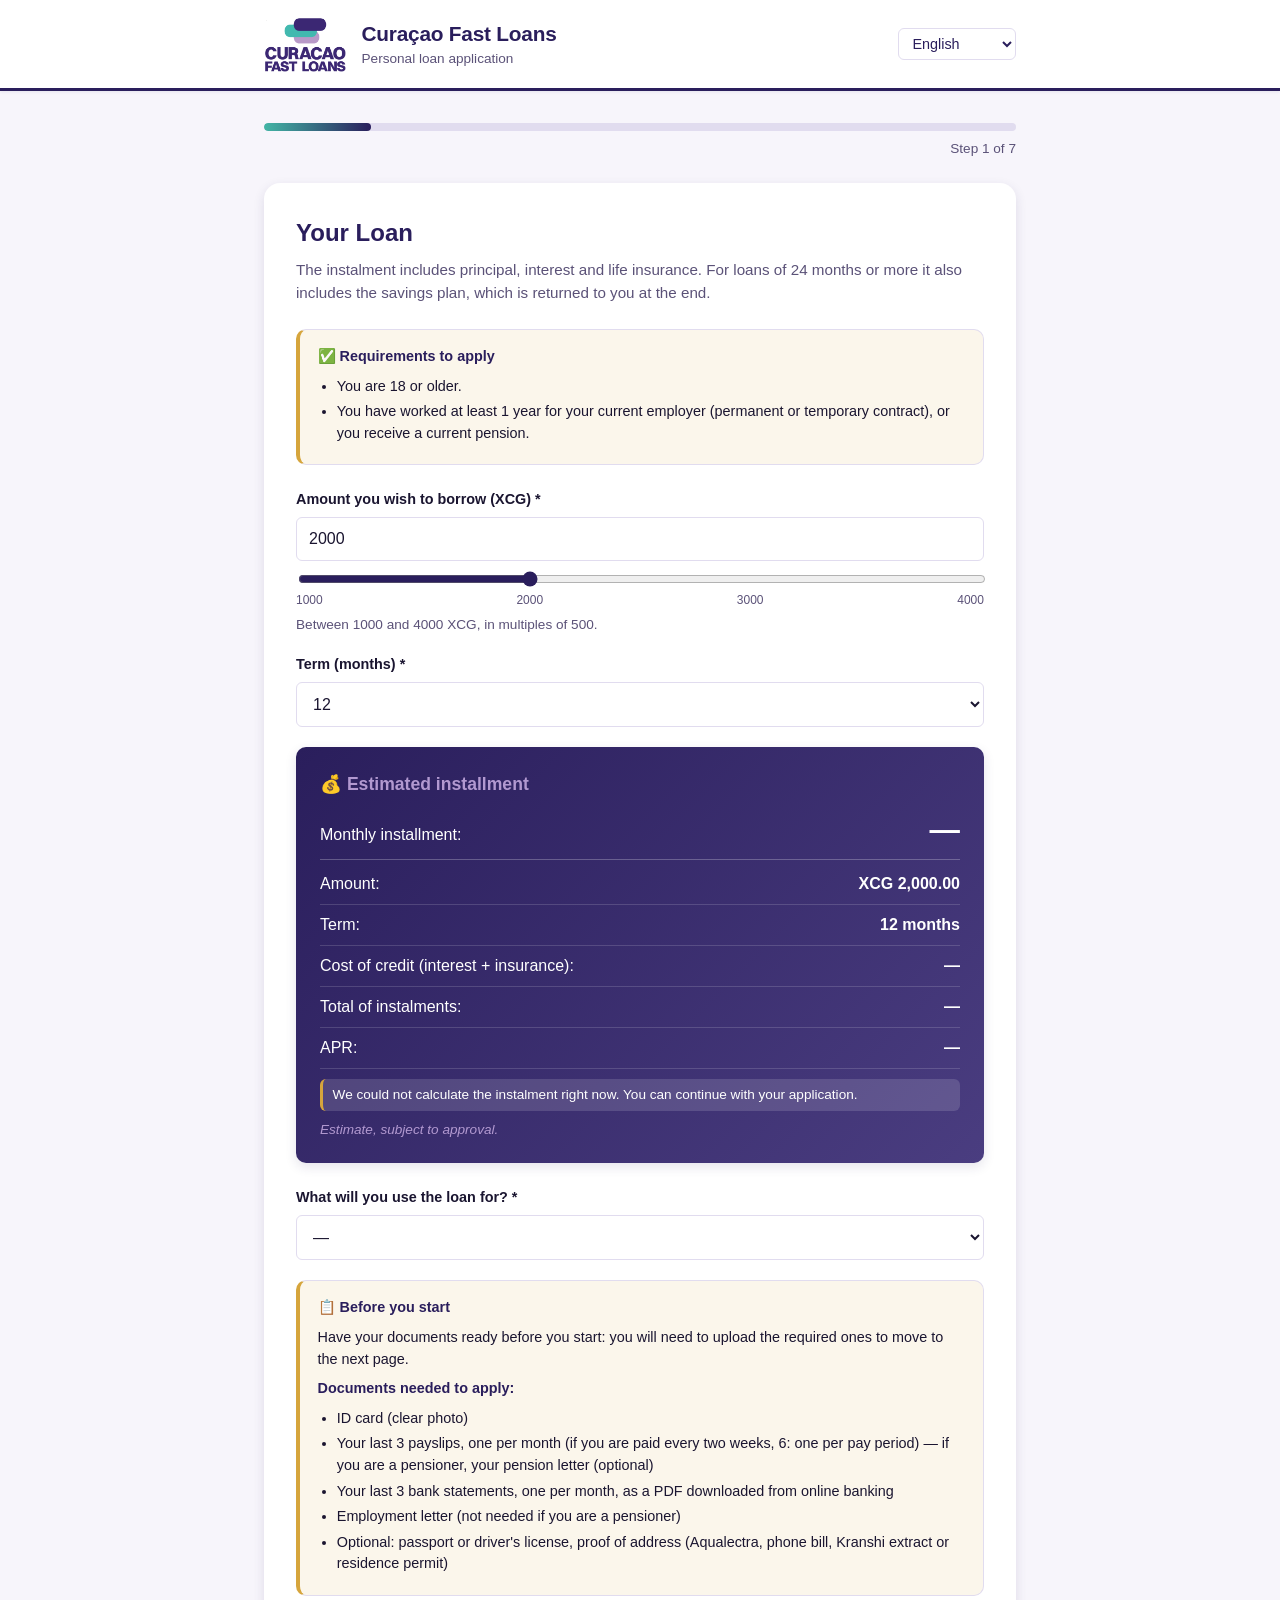
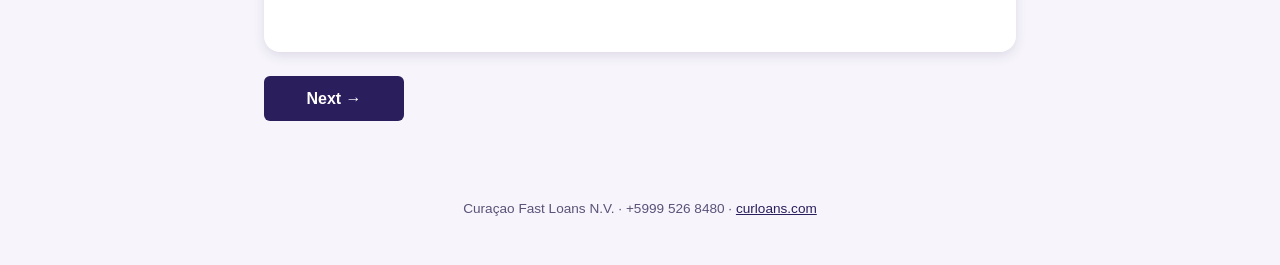
<file: index.html>
<!DOCTYPE html>
<html lang="pap" data-lang="pap">
<head>
<meta charset="UTF-8">
<meta name="viewport" content="width=device-width, initial-scale=1.0">
<meta name="robots" content="noindex">
<title>Curaçao Fast Loans — Aplikashon di Fiansa</title>
<link rel="stylesheet" href="styles.css">
<script src="https://www.google.com/recaptcha/api.js" async defer></script>
</head>
<body>

<header class="hdr">
  <div class="hdr-inner">
    <img src="assets/logo.png" alt="Curaçao Fast Loans" class="logo" onerror="this.src='assets/logo-placeholder.svg'">
    <div class="hdr-text">
      <h1>Curaçao Fast Loans</h1>
      <p class="tagline" data-i18n="header.tagline">Aplikashon di fiansa pèrsonal</p>
    </div>
    <select id="langSwitch" class="lang-switch" aria-label="Language">
      <option value="pap">Papiamentu</option>
      <option value="es">Español</option>
      <option value="en">English</option>
      <option value="nl">Nederlands</option>
    </select>
  </div>
</header>

<main class="container">

  <div class="progress-bar" aria-label="Progress">
    <div class="progress-track">
      <div class="progress-fill" id="progressFill" style="width:14.3%"></div>
    </div>
    <div class="progress-label" id="progressLabel" data-i18n="progress.label" data-i18n-vars='{"current":"1","total":"7"}'>Paso 1 di 7</div>
  </div>

  <form id="appForm" novalidate>

    <!-- ============ PASO 1: Su préstamo ============ -->
    <!--
      Monto, plazo y propósito van PRIMERO (revisión 15-nov-2026): la persona
      tiene que ver su cuota antes de que le pidamos un solo documento. La cuota
      sale del motor real de v2 (/v1/public/quote), el mismo de la oferta.
    -->
    <section class="step active" data-step="1">
      <h2 data-i18n="step6.title">Bo Fiansa</h2>
      <p class="hint" data-i18n="step6.hint">E kuota ta inkluí kapital, interes i seguro di bida. E plan di spar ta opshonal.</p>

      <!--
        Requisitos ANTES de pedir nada (gauntlet r13, formulario#2): los mismos
        de la cláusula 3 de los Términos. Antes se decían sólo en los T&C y la
        edad se revisaba recién en el paso 4. Pensionados: elegibles (Leonard
        19-nov-2026).
      -->
      <div class="intro-note" id="requisitosNote">
        <p class="intro-note-title" data-i18n="intro.req_title">✅ Rekisitonan pa aplika</p>
        <ul class="intro-note-list">
          <li data-i18n="intro.req_age">Bo tin 18 aña òf mas.</li>
          <li data-i18n="intro.req_employment">Bo ta traha por lo ménos 1 aña kaba ku bo empleador aktual (kontrato fijo òf temporal), òf bo tin un penshon vigente.</li>
        </ul>
      </div>

      <div class="field">
        <label for="f_monto_solicitado" data-i18n="step6.monto">Monto ku bo desea presta (XCG) *</label>
        <input type="number" id="f_monto_solicitado" name="monto_solicitado" required min="1000" max="4000" step="500" value="2000" inputmode="numeric" aria-describedby="montoHint">
        <div class="slider-wrap">
          <input type="range" min="1000" max="4000" step="500" value="2000" data-sync="monto_solicitado" aria-labelledby="montoHint" id="montoRange">
          <div class="slider-marks" id="montoMarks"><span>1000</span><span>2000</span><span>3000</span><span>4000</span></div>
        </div>
        <p class="field-hint" id="montoHint" data-i18n="step6.monto_hint" data-i18n-vars='{"min":"1000","max":"4000"}'>Entre 1000 i 4000 XCG, na múltiplo di 500.</p>
      </div>

      <div class="field">
        <label for="f_plazo_meses" data-i18n="step6.plazo">Plazo (lunan) *</label>
        <select id="f_plazo_meses" name="plazo_meses" required>
          <option value="">—</option>
          <option value="6">6</option>
          <option value="12" selected>12</option>
          <option value="18">18</option>
          <option value="24">24</option>
          <option value="36">36</option>
        </select>
      </div>

      <!--
        Plan de ahorro: OBLIGATORIO a 24 meses o más (Leonard, 15-nov-2026),
        salvo excepción que decide CFL en la ficha. El cliente no lo elige: la
        cuota que devuelve el API ya lo incluye a 24+ meses y no a menos.
      -->

      <div class="quote-box" id="quoteBox" aria-live="polite" data-state="loading">
        <h3 data-i18n="step6.quote">💰 Kuota estimá</h3>
        <div class="quote-main">
          <span class="quote-main-label" data-i18n="step6.q_cuota">Kuota mensual:</span>
          <strong class="quote-main-value" id="qCuota">XCG …</strong>
        </div>
        <div class="quote-row"><span data-i18n="step6.q_monto">Monto:</span><strong id="qMonto">XCG 2,000.00</strong></div>
        <div class="quote-row"><span data-i18n="step6.q_plazo">Plazo:</span><strong id="qPlazo">12</strong></div>
        <div class="quote-row"><span id="qCostoLabel" data-i18n="step6.q_costo">Kosto di e krédito (interes + seguro):</span><strong id="qCosto">XCG …</strong></div>
        <div class="quote-row" id="qAhorroRow" hidden><span data-i18n="step6.q_ahorro_row">Plan di spar (nos ta debolbé bo):</span><strong id="qAhorro">XCG …</strong></div>
        <div class="quote-row"><span data-i18n="step6.q_total">Total di kuotanan:</span><strong id="qTotal">XCG …</strong></div>
        <div class="quote-row"><span data-i18n="step6.q_tae">TAE:</span><strong id="qTae">…</strong></div>
        <p class="quote-note" id="qPolicyNote" hidden data-i18n="step6.q_fuera_politica">E monto i plazo akí ta pidi un revishon adishonal; e kuota por kambia.</p>
        <p class="quote-error" id="qError" hidden data-i18n="step6.q_error">Nos no por a kalkulá e kuota awor. Bo por sigui ku bo aplikashon.</p>
        <p class="quote-disclaimer" data-i18n="step6.q_disclaimer">Estimá, sujeto na aprobashon.</p>
      </div>

      <div class="field">
        <label for="f_proposito_categoria" data-i18n="step6.proposito">Pa kiko bo ta usa e fiansa? *</label>
        <select id="f_proposito_categoria" name="proposito_categoria" required>
          <option value="">—</option>
          <option value="konsolidashon_di_debe" data-i18n="step6.proposito_konsolidashon">Konsolidashon di debe</option>
          <option value="gastonan_medico" data-i18n="step6.proposito_medico">Gastonan médiko</option>
          <option value="reparashon_di_kas" data-i18n="step6.proposito_kas">Reparashon di kas</option>
          <option value="vehículo" data-i18n="step6.proposito_vehiculo">Vehíkulo (outo, scooter, repuesto)</option>
          <option value="edukashon" data-i18n="step6.proposito_edukashon">Edukashon (skol, kurso)</option>
          <option value="vakashon" data-i18n="step6.proposito_vakashon">Vakashon</option>
          <option value="otro" data-i18n="step6.proposito_otro">Otro motibo (eksplika abou)</option>
        </select>
        <textarea name="proposito" id="f_proposito" rows="2" data-i18n-placeholder="step6.proposito_detalle_ph" placeholder="Detayá adishonal" class="conditional" data-show-when-select="proposito_categoria=otro"></textarea>
      </div>

      <div class="intro-note intro-note-after">
        <p class="intro-note-title" data-i18n="intro.title">📋 Promé ku bo kuminsá</p>
        <p data-i18n="intro.body">Tene bo dokumentonan kla promé ku bo kuminsá: pa pasa pa e siguiente página bo mester karga esnan obligatorio.</p>
        <p class="intro-note-subtitle" data-i18n="intro.docs_title">Dokumentonan ku bo tin mester pa aplika:</p>
        <ul class="intro-note-list">
          <li data-i18n="intro.doc_cedula">Sédula (foto klaro)</li>
          <li data-i18n="intro.doc_payslips">Bo último 3 payslip, un pa luna (si bo ta kobra kada kinsena, 6: un pa kinsena) — si bo ta pensionado, bo karta di penshon (opshonal)</li>
          <li data-i18n="intro.doc_bancos">Bo último 3 estado di kuenta di banko, un pa luna, na PDF di bo banko na internet</li>
          <li data-i18n="intro.doc_carta">Karta di trabou (no ta nesesario si bo ta pensionado)</li>
          <li data-i18n="intro.doc_opcionales">Opshonal: paspoort of rijbewijs, komprobante di adres (Aqualectra, telefòn, uittreksel di Kranshi òf pèrmit di estadia)</li>
        </ul>
      </div>

    </section>

    <!-- ============ PASO 2: Identificación ============ -->
    <section class="step" data-step="2">
      <h2 data-i18n="step1.title">Bo Identifikashon</h2>
      <p class="hint" data-i18n="step1.hint">Manda un foto klaro di bo sédula. Nos lo saka bo datos outomátikamente.</p>

      <div class="field">
        <label for="f_tipo_empleado" data-i18n="step3.tipo_empleado">Tipo di empleo *</label>
        <select id="f_tipo_empleado" name="tipo_empleado" required>
          <option value="">—</option>
          <option value="fijo" data-i18n="step3.tipo_empleado_fijo">Fijo (vaste dienst / indefiní)</option>
          <option value="contrato" data-i18n="step3.tipo_empleado_contrato">Kontrato (temporal)</option>
          <option value="pensionado" data-i18n="step3.tipo_empleado_pensionado">Pensionado</option>
        </select>
        <p class="field-hint" data-i18n="step1.tipo_empleado_hint">Si bo ta pensionado, payslips ta opshonal i bo por usa karta di penshon en su lugar.</p>
      </div>

      <!-- Fecha de ingreso: visible y obligatoria sólo con empleador (fijo o
           contrato). Menos de 12 meses no avanza (cláusula 3 de los Términos). -->
      <div class="field" id="fechaIngresoField" style="display:none;">
        <label for="f_fecha_ingreso_empleo" data-i18n="step1.fecha_ingreso">Fecha di drenta na bo trabou aktual *</label>
        <input id="f_fecha_ingreso_empleo" type="date" name="fecha_ingreso_empleo">
        <p class="field-hint" data-i18n="step1.fecha_ingreso_hint">E dia ku bo a kuminsá traha ku bo empleador aktual. Bo mester tin por lo ménos 1 aña ku nan.</p>
      </div>

      <!-- Frecuencia salario: visible solo si tipo_empleado es fijo o contrato -->
      <div class="field" id="frecuenciaSalarioField" style="display:none;">
        <label for="f_frecuencia_salario" data-i18n="step1.frecuencia_salario">Ki frekuensia bo ta haña salario? *</label>
        <select id="f_frecuencia_salario" name="frecuencia_salario">
          <option value="">—</option>
          <option value="mensual" data-i18n="step1.frecuencia_mensual">Tur luna (mensual)</option>
          <option value="quincenal" data-i18n="step1.frecuencia_quincenal">Kada 2 siman (kinsenal)</option>
        </select>
        <p class="field-hint" data-i18n="step1.frecuencia_hint">Esaki ta determiná kuantu payslip bo mester karga (3 si ta mensual, 6 si ta kinsenal).</p>
      </div>

      <div class="upload-block">
        <label class="upload-label">
          <span class="upload-title" data-i18n="step1.cedula">📷 Sédula (ID card) *</span>
          <input type="file" name="doc_cedula" accept="image/*,application/pdf" required>
          <div class="upload-preview" data-preview-for="doc_cedula"></div>
        </label>
        <div class="ocr-info" data-ocr-info-for="doc_cedula" hidden></div>
      </div>

      <div class="upload-block">
        <label class="upload-label">
          <span class="upload-title" data-i18n="step1.id_adicional">📷 Paspoort / Rijbewijs (opshonal)</span>
          <input type="file" name="doc_id_adicional" accept="image/*,application/pdf">
          <div class="upload-preview" data-preview-for="doc_id_adicional"></div>
        </label>
        <div class="ocr-info" data-ocr-info-for="doc_id_adicional" hidden></div>
      </div>
    </section>

    <!-- ============ PASO 3: Documentos Financieros ============ -->
    <section class="step" data-step="3">
      <h2 data-i18n="step2.title">Dokumentonan Finansiero</h2>
      <p class="hint" data-i18n="step2.hint">Karga bo payslip i estado di banko di bo último 3 luna (si bo ta kobra kada kinsena, un payslip pa kinsena).</p>

      <!-- Contador dinámico (se actualiza desde JS) -->
      <div class="upload-counter" id="uploadCounter">
        <span class="upload-counter-text"><span id="uploadCounterDone">0</span> / <span id="uploadCounterTotal">0</span> <span data-i18n="step2.counter_label">dokumento kargá</span></span>
      </div>

      <!-- PAYSLIPS: slots generados dinámicamente por JS según tipo_empleado + frecuencia -->
      <h3 class="section-subheader" data-i18n="step2.payslips_header" data-i18n-pensionado="step2.pension_header">Payslips</h3>
      <p class="hint" data-i18n="step2.payslips_explain" data-i18n-pensionado="step2.pension_explain">Karga un payslip pa kada luna — esakinan ta usa pa konfirmá bo entrada di salario.</p>
      <div id="payslipsSlots" class="dynamic-slots"></div>

      <!-- BANK STATEMENTS: siempre 3 slots (últimos 3 meses) — solo PDF -->
      <h3 class="section-subheader" data-i18n="step2.bancos_header">Estado di Banko</h3>
      <p class="hint" data-i18n="step2.bancos_explain">Karga un estado di banko pa kada luna — solamente PDF di e internet banking di bo banko.</p>
      <div id="bancosSlots" class="dynamic-slots"></div>
      <!-- Leonard, 21-nov-2026 (DECISION 2): se puede enviar con los 3 extractos
           pendientes; la solicitud queda retenida y la página de estado los pide
           mes por mes. Todo lo demás sigue obligatorio. -->
      <label class="terms" id="bancosPendientesBox">
        <input type="checkbox" name="extractos_pendientes" value="si" id="f_extractos_pendientes">
        <span data-i18n="step2.bancos_pendientes">Mi ta manda mi estado di kuenta di banko despues.</span>
      </label>
      <p class="field-hint" id="bancosPendientesAviso" hidden data-i18n="step2.bancos_pendientes_hint">Bo aplikashon ta keda warda te ora nos risibí nan. Despues di entregá, bo ta haña un link pa manda nan, un pa kada luna.</p>

      <!-- CARTA DI TRABOU + AQUALECTRA quedan fijos -->
      <div class="upload-block">
        <label class="upload-label">
          <span class="upload-title" data-i18n="step2.carta">📄 Karta di Trabou *</span>
          <input type="file" name="doc_carta_trabajo" accept="image/*,application/pdf" required>
          <div class="upload-preview" data-preview-for="doc_carta_trabajo"></div>
        </label>
      </div>

      <div class="upload-block">
        <label class="upload-label">
          <span class="upload-title" data-i18n="step2.comprobante_domicilio">📄 Resibo di Aqualectra, telefòn, uittreksel di Kranshi òf pèrmit di estadia (opshonal)</span>
          <input type="file" name="doc_aqualectra" accept="image/*,application/pdf">
          <div class="upload-preview" data-preview-for="doc_aqualectra"></div>
        </label>
        <p class="field-hint" data-i18n="step2.comprobante_hint">Komprobante di adres. Bo por usa kualke un di esakinan.</p>
      </div>
    </section>

    <!-- ============ PASO 4: Datos Personales ============ -->
    <section class="step" data-step="4">
      <h2 data-i18n="step3.title">Bo Datos Pèrsonal</h2>
      <p class="hint" data-i18n="step3.hint">Verifiká i kompletá bo informashon.</p>

      <div class="field">
        <label for="f_nombre_completo" data-i18n="step3.nombre">Nòmber kompleto *</label>
        <input id="f_nombre_completo" type="text" name="nombre_completo" required minlength="3">
      </div>

      <div class="field">
        <label for="f_numero_id" data-i18n="step3.cedula_num">Number di sédula *</label>
        <input id="f_numero_id" type="text" name="numero_id" required pattern="[0-9A-Za-z\-]{5,15}" maxlength="15" data-i18n-title="hint.id_format" title="5-15 caracteres — solo letras, dígitos y guiones">
      </div>

      <div class="row">
        <div class="field flex-1">
          <label for="f_fecha_nacimiento" data-i18n="step3.fecha_nac">Fecha di nasementu *</label>
          <input id="f_fecha_nacimiento" type="date" name="fecha_nacimiento" required>
        </div>
        <div class="field flex-1">
          <label for="f_tipo_id_display" data-i18n="step3.tipo_id">Tipo di ID *</label>
          <input type="text" id="f_tipo_id_display" value="Sédula" readonly class="readonly-field" data-i18n-value="step3.tipo_id_sedula" aria-readonly="true">
          <input type="hidden" name="tipo_id" value="sedula">
        </div>
      </div>

      <div class="row">
        <div class="field flex-1">
          <label for="f_fecha_venc_id1" data-i18n="step3.fecha_venc_cedula">Fecha di vensemento di sédula *</label>
          <input id="f_fecha_venc_id1" type="date" name="fecha_venc_id1" required>
        </div>
        <div class="field flex-1">
          <label for="f_sexo" data-i18n="step3.sexo">Seksu *</label>
          <select id="f_sexo" name="sexo" required>
            <option value="">—</option>
            <option value="M" data-i18n="step3.sexo_m">Maskulin</option>
            <option value="F" data-i18n="step3.sexo_f">Feminin</option>
          </select>
        </div>
      </div>

      <div class="row">
        <div class="field flex-1">
          <label for="f_estado_civil" data-i18n="step3.estado_civil">Estado sivil *</label>
          <select id="f_estado_civil" name="estado_civil" required>
            <option value="">—</option>
            <option value="soltero" data-i18n="step3.civil_soltero">Soltero</option>
            <option value="kasá" data-i18n="step3.civil_casado">Kasá</option>
            <option value="divorsiá" data-i18n="step3.civil_divorciado">Divorsiá</option>
            <option value="biuda" data-i18n="step3.civil_viudo">Biuda</option>
          </select>
        </div>
        <div class="field flex-1">
          <label for="f_nacionalidad" data-i18n="step3.nacionalidad">Nashonalidat *</label>
          <input id="f_nacionalidad" type="text" name="nacionalidad" required minlength="2">
        </div>
      </div>

      <div class="field">
        <label for="f_pais_nacimiento" data-i18n="step3.pais_nacimiento">Pais di nasementu *</label>
        <input id="f_pais_nacimiento" type="text" name="pais_nacimiento" required minlength="2">
      </div>

      <!--
        Kònyuge: e ta sali SOLAMENTE ora e kliente skohe "Kasá".

        Ley di Kòrsou ta eksigí konsentimentu di e kònyuge pa un fiansa, pues e
        kònyuge mester firma na e sita ku su identifikashon bálido. Si nos no
        sa ken e ta, nos no por bisa e kliente ku e mester bin kuné — i e sita
        ta pèrdè. (CFL-10092 a yega te na oferta aseptá sin esaki.)

        E ta biba akinan i no na Paso 5 pasobra e pregunta ta nase akinan: si
        nos skonde e konsekuensia dos paso mas aleu, e kliente no ta komprondé
        pakiko nos ta puntr'é. E mesun datos ta yena Referensia 1 su so.

        E sédula ta OPSHONAL na propósito: hopi hende no tin e number di su
        kasá na man, i un kampo obligatorio ku nos no por yena ta kita
        solisitut kompleto. Nos ta kompletá e na oficina.
      -->
      <fieldset class="fieldset" id="conyugeBlock" hidden>
        <legend data-i18n="step3.conyuge">Datos di bo kasá</legend>
        <p class="field-hint" data-i18n="step3.conyuge_hint">Bo kasá mester firma huntu ku bo na e sita, ku su identifikashon bálido. Nos ta usa e mesun datos akí komo Referensia 1.</p>
        <div class="row">
          <div class="field flex-1">
            <label for="f_conyuge_nombre" data-i18n="step3.conyuge_nombre">Nòmber di bo kasá *</label>
            <input id="f_conyuge_nombre" type="text" name="conyuge_nombre" minlength="2" maxlength="120" autocomplete="off">
          </div>
          <div class="field flex-1">
            <label for="f_conyuge_apellido" data-i18n="step3.conyuge_apellido">Fam di bo kasá *</label>
            <input id="f_conyuge_apellido" type="text" name="conyuge_apellido" minlength="2" maxlength="120" autocomplete="off">
          </div>
        </div>
        <div class="row">
          <div class="field flex-1">
            <label for="f_conyuge_telefono" data-i18n="step3.conyuge_telefono">Telefòn di bo kasá *</label>
            <input id="f_conyuge_telefono" type="tel" name="conyuge_telefono" pattern="\+?[0-9][0-9\s\-]{6,16}" minlength="7" maxlength="18" data-i18n-placeholder="ph.phone" placeholder="9 XXX XXXX o +5999 XXX XXXX" data-i18n-title="hint.phone_format" title="Solo dígitos, espacios, guiones y + (mínimo 7 dígitos)">
          </div>
          <div class="field flex-1">
            <label for="f_conyuge_numero_id" data-i18n="step3.conyuge_sedula">Number di sédula di bo kasá</label>
            <input id="f_conyuge_numero_id" type="text" name="conyuge_numero_id" maxlength="30" pattern="[0-9A-Za-z\s\-]{5,30}" autocomplete="off" data-i18n-title="step3.conyuge_sedula_hint" title="Opshonal — si bo no tin e na man, nos ta kompletá e na oficina.">
            <p class="field-hint" data-i18n="step3.conyuge_sedula_hint">Nos ta lesa e for di e sédula di bo kasá. Si e no por lesa, skirbi e.</p>
          </div>
        </div>
        <!--
          E sédula di e kasá (Leonard, 22-nov-2026): obligatorio si e kliente
          ta kasá. Nos ta lesa e ku e mesun lector di sédula i e ta yena nòmber,
          number i fecha di nasementu. E direkshon NO ta puntra: nan ta kasá,
          e ta esun di e kliente. Server: document type `spouse_cedula`,
          ocr.doc_cedula_conyuge.
        -->
        <div class="upload-block" id="conyugeCedulaBlock">
          <label class="upload-label">
            <span class="upload-title" data-i18n="step3.conyuge_cedula">📷 Sédula di bo kasá *</span>
            <input type="file" name="doc_cedula_conyuge" accept="image/*,application/pdf">
            <div class="upload-preview" data-preview-for="doc_cedula_conyuge"></div>
          </label>
          <p class="field-hint" data-i18n="step3.conyuge_cedula_hint">For di dje nos ta lesa e nòmber, e number i e fecha di nasementu di bo kasá. E direkshon ta esun di bo: no tin nesesidat di skirbi e.</p>
        </div>
        <div class="field" id="conyugeEmailField">
          <label for="f_conyuge_email" data-i18n="step3.conyuge_email">Email di bo kasá</label>
          <div class="email-verify-row">
            <input id="f_conyuge_email" type="email" name="conyuge_email" maxlength="200" pattern="[^@\s]+@[^@\s]+\.[^@\s]{2,}" data-i18n-placeholder="ph.email" placeholder="nombre@email.com" autocomplete="off">
            <button type="button" id="conyugeEmailVerifyBtn" class="btn-verify" data-i18n="step3.email_verify_btn">Verifiká</button>
          </div>
          <p class="field-hint" data-i18n="step3.conyuge_email_hint">Opshonal. Nos ta manda un kódigo na e email ei; bo kasá ta dunabo e kódigo i bo ta skirbi e akinan.</p>
          <div id="conyugeEmailVerifyPanel" class="email-verify-panel" hidden>
            <div class="email-verify-row">
              <input type="text" id="conyugeEmailVerifyCode" inputmode="numeric" pattern="[0-9]{6}" maxlength="6" placeholder="123456" autocomplete="one-time-code" data-no-draft>
              <button type="button" id="conyugeEmailVerifyConfirmBtn" class="btn-verify" data-i18n="step3.email_verify_confirm_btn">Konfirmá</button>
            </div>
          </div>
          <p class="field-hint email-verify-status" id="conyugeEmailVerifyStatus"></p>
          <p class="email-verify-success" id="conyugeEmailVerifySuccess" hidden>
            <span data-i18n="step3.conyuge_email_done">✓ Email di bo kasá verifiká</span>
          </p>
        </div>
      </fieldset>

      <div class="field" id="phoneField">
        <label for="f_telefono_movil" data-i18n="step3.telefono_movil">Number di selular *</label>
        <div class="email-verify-row">
          <input id="f_telefono_movil" type="tel" name="telefono_movil" required pattern="\+?[0-9][0-9\s\-]{6,16}" minlength="7" maxlength="18" data-i18n-placeholder="ph.phone" placeholder="9 XXX XXXX o +5999 XXX XXXX" data-i18n-title="hint.phone_format" title="Solo dígitos, espacios, guiones y + (mínimo 7 dígitos)">
          <button type="button" id="phoneVerifyBtn" class="btn-verify" data-i18n="step3.phone_verify_btn">Verifiká</button>
        </div>
        <div id="phoneVerifyPanel" class="email-verify-panel" hidden>
          <p class="field-hint" data-i18n="step3.phone_verify_hint">Te enviamos un código de 6 dígitos por WhatsApp. Ingrésalo abajo:</p>
          <div class="email-verify-row">
            <input type="text" id="phoneVerifyCode" inputmode="numeric" pattern="[0-9]{6}" maxlength="6" placeholder="123456" autocomplete="one-time-code">
            <button type="button" id="phoneVerifyConfirmBtn" class="btn-verify" data-i18n="step3.phone_verify_confirm_btn">Konfirmá</button>
          </div>
          <p class="field-hint email-verify-status" id="phoneVerifyStatus"></p>
          <button type="button" id="phoneVerifyResendBtn" class="btn-link" hidden data-i18n="step3.phone_verify_resend">Manda kodigo atrobe</button>
        </div>
        <p class="email-verify-success" id="phoneVerifySuccess" hidden>
          <span data-i18n="step3.phone_verify_done">✓ Number verifiká</span>
        </p>
      </div>

      <div class="field">
        <label for="f_telefono_casa" data-i18n="step3.telefono_casa">Telefòn fiho (opshonal)</label>
        <input id="f_telefono_casa" type="tel" name="telefono_casa" pattern="\+?[0-9][0-9\s\-]{6,16}" minlength="7" maxlength="18" data-i18n-placeholder="ph.phone_home" placeholder="X XXX XXXX o +5999 XXX XXXX" data-i18n-title="hint.phone_format" title="Solo dígitos, espacios, guiones y + (mínimo 7 dígitos)">
      </div>

      <div class="field">
        <label for="f_empleador" data-i18n="step3.empleador" data-i18n-pensionado="step3.empleador_pensionado">Empleador (kompania kaminda bo ta traha) *</label>
        <input id="f_empleador" type="text" name="empleador" required minlength="2">
      </div>

      <div class="row">
        <div class="field flex-1">
          <label for="f_profesion" data-i18n="step3.profesion">Profesión *</label>
          <input id="f_profesion" type="text" name="profesion" required minlength="2" data-i18n-placeholder="ph.profesion" placeholder="ej: Ingeniero, Maestro, Contador">
        </div>
        <div class="field flex-1">
          <label for="f_cargo" data-i18n="step3.cargo">Posishon / Kargo *</label>
          <input id="f_cargo" type="text" name="cargo" required minlength="2">
        </div>
      </div>

      <!-- Datos del empleador (opcional — si el cliente sabe, sino el OCR de la carta lo llena) -->
      <div class="row" data-i18n-pensionado-hide>
        <div class="field flex-2">
          <label for="f_direccion_empleador" data-i18n="step3.direccion_empleador">Direkshon di kompania (opshonal)</label>
          <input id="f_direccion_empleador" type="text" name="direccion_empleador" minlength="3" data-i18n-placeholder="ph.direccion_empleador" placeholder="ej: Schottegatweg Oost 121">
        </div>
        <div class="field flex-1">
          <label for="f_telefono_empleador" data-i18n="step3.telefono_empleador">Telefòn di kompania (opshonal)</label>
          <input id="f_telefono_empleador" type="tel" name="telefono_empleador" pattern="\+?[0-9][0-9\s\-]{6,16}" minlength="7" maxlength="18" data-i18n-placeholder="ph.phone_short" placeholder="9 XXX XXXX">
        </div>
      </div>

      <div class="field">
        <label for="f_salario_neto" data-i18n="step3.salario" data-i18n-pensionado="step3.salario_pensionado">Salario neto mensual (XCG) *</label>
        <input id="f_salario_neto" type="number" name="salario_neto" required min="100" step="0.01">
      </div>

      <div class="field">
        <label for="f_banco_debito" data-i18n="step3.banco">Banko ku ta resibí salario/penshon *</label>
        <select id="f_banco_debito" name="banco_debito" required>
          <option value="">—</option>
          <option value="ORCOBANK">ORCOBANK</option>
          <option value="MCB">MCB</option>
          <option value="VIDANOVA">VIDANOVA</option>
          <option value="BANCO DI CARIBE">BANCO DI CARIBE</option>
          <option value="PSB">PSB</option>
          <option value="RBC">RBC</option>
          <option value="ACU">ACU</option>
        </select>
      </div>

      <!--
        Inhouden: e manera di paga ku ta yuda mas.

        E ta e skalon mas haltu di e katalogo i e uniko ku no por wordu deribá
        for di e banko, pasobra e ta dependé di e dunadó di trabou. Pa esei
        nos ta puntra — i pa esei e kliente mester konfirmá ku EL A PUNTRA
        kaba, promé ku e kontestá. Deklarabo sin a verifiká por kosta e
        solisitut.
      -->
      <div class="field">
        <label for="inhoudenSelect" data-i18n="step3.inhouden">Bo dunadó di trabou ta aseptá deduccion di salario (inhouden)?</label>
        <select name="inhouden_posible" id="inhoudenSelect">
          <option value="">—</option>
          <option value="si" data-i18n="step3.inhouden_si">Sí, mi a puntra i nan ta aseptá</option>
          <option value="no" data-i18n="step3.inhouden_no">No, nan no ta aseptá</option>
          <option value="no_se" data-i18n="step3.inhouden_no_se">Mi no a puntra ainda</option>
        </select>
        <p class="field-hint" data-i18n="step3.inhouden_hint">Ku inhouden bo tin mas chèns di wordu aprobá, pasobra e pago ta sali direktamente for di bo salario.</p>
        <div class="field-hint" id="inhoudenAttest" hidden>
          <label style="display:flex;gap:.5rem;align-items:flex-start">
            <input type="checkbox" name="inhouden_atestado" id="inhoudenAttestBox" style="margin-top:.25rem">
            <span data-i18n="step3.inhouden_atestado">Mi ta konfirmá ku mi a puntra mi dunadó di trabou i ku nan ta aseptá. Mi sa ku deklará esaki sin a verifiká por kosta mi solisitut.</span>
          </label>
        </div>
      </div>

      <div class="field">
        <label for="f_cuenta_bancaria_debito" data-i18n="step3.cuenta_bancaria">Number di kuenta di banko *</label>
        <input id="f_cuenta_bancaria_debito" type="text" name="cuenta_bancaria_debito" required minlength="5" maxlength="30" pattern="[0-9\s\-]{5,30}" placeholder="12345678" inputmode="numeric" autocomplete="off" data-i18n-title="hint.cuenta_format" title="Solamente number, espasio of guion. 5-30 karakteres." data-no-draft>
      </div>

      <div class="field" id="emailField">
        <label for="f_email" data-i18n="step3.email">Email *</label>
        <div class="email-verify-row">
          <input id="f_email" type="email" name="email" required pattern="[^@\s]+@[^@\s]+\.[^@\s]{2,}" data-i18n-placeholder="ph.email" placeholder="nombre@email.com" data-i18n-title="hint.email_format" title="Email válido (ej: nombre@email.com)" autocomplete="email">
          <button type="button" id="emailVerifyBtn" class="btn-verify" data-i18n="step3.email_verify_btn">Verifiká</button>
        </div>
        <p class="field-hint email-typo-suggestion" id="emailTypoSuggestion" hidden></p>
        <div id="emailVerifyPanel" class="email-verify-panel" hidden>
          <p class="field-hint" data-i18n="step3.email_verify_hint">Nos hemos enviado un código de 6 dígitos a tu email. Ingrésalo abajo:</p>
          <p class="field-hint email-spam-note" data-i18n="step3.email_verify_check_spam">⚠️ Si no lo ves en la bandeja de entrada, revisá Junk / Spam / Promociones.</p>
          <div class="email-verify-row">
            <input type="text" id="emailVerifyCode" inputmode="numeric" pattern="[0-9]{6}" maxlength="6" placeholder="123456" autocomplete="one-time-code">
            <button type="button" id="emailVerifyConfirmBtn" class="btn-verify" data-i18n="step3.email_verify_confirm_btn">Konfirmá</button>
          </div>
          <p class="field-hint email-verify-status" id="emailVerifyStatus"></p>
          <button type="button" id="emailVerifyResendBtn" class="btn-link" hidden data-i18n="step3.email_verify_resend">Manda kodigo atrobe</button>
        </div>
        <p class="email-verify-success" id="emailVerifySuccess" hidden>
          <span data-i18n="step3.email_verify_done">✓ Email verifiká</span>
        </p>
      </div>

      <div class="field">
        <label for="f_direccion" data-i18n="step3.direccion">Direkshon di kas (kompleto) *</label>
        <input id="f_direccion" type="text" name="direccion" required minlength="3" data-i18n-placeholder="ph.direccion" placeholder="ej: Schottegatweg Oost 23">
      </div>

      <div class="field">
        <label for="f_ciudad" data-i18n="step3.ciudad">Stad / Sektor *</label>
        <input id="f_ciudad" type="text" name="ciudad" required minlength="2" data-i18n-placeholder="ph.ciudad" placeholder="ej: Willemstad" value="Willemstad">
      </div>
    </section>

    <!-- ============ PASO 5: Salud ============ -->
    <section class="step" data-step="5" data-no-draft>
      <h2 data-i18n="step4.title">Deklarashon di Salud</h2>
      <p class="hint" data-i18n="step4.hint">Pa e seguro di bida inkluí den bo fiansa (obligatorio na 24 luna of mas). Tur respuesta ta konfidensial.</p>

      <div class="row">
        <div class="field flex-1">
          <label for="f_peso_kg" data-i18n="step4.peso">Peso / Weight (kg) *</label>
          <input id="f_peso_kg" type="number" name="peso_kg" required min="30" max="250" step="0.1" data-i18n-placeholder="ph.peso" placeholder="ej: 75">
        </div>
        <div class="field flex-1">
          <label for="f_altura_cm" data-i18n="step4.talla">Altura / Height (cm) *</label>
          <input id="f_altura_cm" type="number" name="altura_cm" required min="100" max="250" data-i18n-placeholder="ph.altura" placeholder="ej: 170">
        </div>
      </div>

      <div class="field">
        <label for="f_medico_cabecera" data-i18n="step4.medico">Ki ta bo dòkter di kas? *</label>
        <input id="f_medico_cabecera" type="text" name="medico_cabecera" required minlength="2" data-i18n-placeholder="ph.medico" placeholder="Nòmber of 'no tin'">
      </div>

      <div class="field">
        <label id="lbl_dolencia_salud" data-i18n="step4.q1">1/6. ¿Bo tin aktualmente algun problema serio di salud? *</label>
        <div class="radio-group" role="radiogroup" aria-labelledby="lbl_dolencia_salud">
          <label><input type="radio" name="dolencia_salud" value="false" required> <span data-i18n="common.no">No</span></label>
          <label><input type="radio" name="dolencia_salud" value="true"> <span data-i18n="common.yes">Sí</span></label>
        </div>
        <input type="text" name="dolencia_detalle" data-i18n-placeholder="ph.dolencia" placeholder="Splika brevemente ki tipo di keho..." class="conditional" data-show-when="dolencia_salud=true">
      </div>

      <div class="field">
        <label id="lbl_operacion_5_anos" data-i18n="step4.q2">2/6. ¿Bo a haña un operashon den último 5 aña? *</label>
        <div class="radio-group" role="radiogroup" aria-labelledby="lbl_operacion_5_anos">
          <label><input type="radio" name="operacion_5_anos" value="false" required> <span data-i18n="common.no">No</span></label>
          <label><input type="radio" name="operacion_5_anos" value="true"> <span data-i18n="common.yes">Sí</span></label>
        </div>
        <input type="text" name="operacion_5_anos_detalle" data-i18n-placeholder="ph.operacion" placeholder="Splika ki tipo di operashon i na ki aña..." class="conditional" data-show-when="operacion_5_anos=true">
      </div>

      <div class="field">
        <label id="lbl_otra_enfermedad" data-i18n="step4.q3">3/6. ¿Tin bo aktualmente un malesa, dolencia of diskpasidat? *</label>
        <div class="radio-group" role="radiogroup" aria-labelledby="lbl_otra_enfermedad">
          <label><input type="radio" name="otra_enfermedad" value="false" required> <span data-i18n="common.no">No</span></label>
          <label><input type="radio" name="otra_enfermedad" value="true"> <span data-i18n="common.yes">Sí</span></label>
        </div>
        <input type="text" name="otra_enfermedad_detalle" data-i18n-placeholder="ph.enfermedad" placeholder="Splika ki malesa, dolencia of diskpasidat..." class="conditional" data-show-when="otra_enfermedad=true">
      </div>

      <div class="field">
        <label id="lbl_medicamentos_receta" data-i18n="step4.q4">4/6. ¿Bo ta tuma medikamentu ku reseta aktualmente? *</label>
        <div class="radio-group" role="radiogroup" aria-labelledby="lbl_medicamentos_receta">
          <label><input type="radio" name="medicamentos_receta" value="false" required> <span data-i18n="common.no">No</span></label>
          <label><input type="radio" name="medicamentos_receta" value="true"> <span data-i18n="common.yes">Sí</span></label>
        </div>
        <input type="text" name="medicamentos_detalle" data-i18n-placeholder="ph.medicamentos" placeholder="Kondishon, medikamentu i dosis..." class="conditional" data-show-when="medicamentos_receta=true">
      </div>

      <div class="field">
        <label id="lbl_hiv" data-i18n="step4.q5">5/6. ¿A yega di diagnostiká bo ku HIV of AIDS? *</label>
        <div class="radio-group" role="radiogroup" aria-labelledby="lbl_hiv">
          <label><input type="radio" name="hiv" value="false" required> <span data-i18n="common.no">No</span></label>
          <label><input type="radio" name="hiv" value="true"> <span data-i18n="common.yes">Sí</span></label>
        </div>
        <input type="text" name="hiv_detalle" data-i18n-placeholder="ph.hiv" placeholder="Desde ki aña..." class="conditional" data-show-when="hiv=true">
      </div>

      <div class="field">
        <label id="lbl_circunstancias_salud" data-i18n="step4.q7">6/6. ¿Tin otro kos importante di bo salud ku por afektá e seguro? *</label>
        <div class="radio-group" role="radiogroup" aria-labelledby="lbl_circunstancias_salud">
          <label><input type="radio" name="circunstancias_salud" value="false" required> <span data-i18n="common.no">No</span></label>
          <label><input type="radio" name="circunstancias_salud" value="true"> <span data-i18n="common.yes">Sí</span></label>
        </div>
        <input type="text" name="circunstancias_detalle" data-i18n-placeholder="ph.circunstancias" placeholder="Splika brevemente..." class="conditional" data-show-when="circunstancias_salud=true">
      </div>
    </section>

    <!-- ============ PASO 6: Contacto + Referencias ============ -->
    <section class="step" data-step="6">
      <h2 data-i18n="step5.title">Kontakto i Referensia</h2>

      <fieldset class="fieldset">
        <legend data-i18n="step5.ref1">Referensia 1 (obligatorio)</legend>
        <div class="field">
          <label for="f_ref1_nombre" data-i18n="step5.ref_nombre">Nòmber i fam kompleto *</label>
          <input id="f_ref1_nombre" type="text" name="ref1_nombre" required minlength="4">
        </div>
        <div class="row">
          <div class="field flex-1">
            <label for="f_ref1_telefono" data-i18n="step5.ref_tel">Telefòn *</label>
            <input id="f_ref1_telefono" type="tel" name="ref1_telefono" required pattern="\+?[0-9][0-9\s\-]{6,16}" minlength="7" maxlength="18" data-i18n-placeholder="ph.phone" placeholder="9 XXX XXXX o +5999 XXX XXXX" data-i18n-title="hint.phone_format" title="Solo dígitos, espacios, guiones y + (mínimo 7 dígitos)">
          </div>
          <div class="field flex-1">
            <label for="f_ref1_relacion" data-i18n="step5.ref_rel">Relashon *</label>
            <select id="f_ref1_relacion" name="ref1_relacion" required>
              <option value="">—</option>
              <option value="kasá" data-i18n="step5.rel_conyuge">Kasá</option>
              <option value="famia" data-i18n="step5.rel_famia">Famia</option>
              <option value="amigu" data-i18n="step5.rel_amigu">Amigu</option>
              <option value="otro" data-i18n="step5.rel_otro">Otro</option>
            </select>
          </div>
        </div>
      </fieldset>

      <fieldset class="fieldset">
        <legend data-i18n="step5.ref2">Referensia 2 (opshonal)</legend>
        <div class="field">
          <label for="f_ref2_nombre" data-i18n="step5.ref_nombre">Nòmber i fam kompleto</label>
          <input id="f_ref2_nombre" type="text" name="ref2_nombre" minlength="4">
        </div>
        <div class="row">
          <div class="field flex-1">
            <label for="f_ref2_telefono" data-i18n="step5.ref_tel">Telefòn</label>
            <input id="f_ref2_telefono" type="tel" name="ref2_telefono" pattern="\+?[0-9][0-9\s\-]{6,16}" minlength="7" maxlength="18" data-i18n-placeholder="ph.phone" placeholder="9 XXX XXXX o +5999 XXX XXXX" data-i18n-title="hint.phone_format" title="Solo dígitos, espacios, guiones y + (mínimo 7 dígitos)">
          </div>
          <div class="field flex-1">
            <label for="f_ref2_relacion" data-i18n="step5.ref_rel">Relashon</label>
            <select id="f_ref2_relacion" name="ref2_relacion">
              <option value="">—</option>
              <option value="kasá" data-i18n="step5.rel_conyuge">Kasá</option>
              <option value="famia" data-i18n="step5.rel_famia">Famia</option>
              <option value="amigu" data-i18n="step5.rel_amigu">Amigu</option>
              <option value="otro" data-i18n="step5.rel_otro">Otro</option>
            </select>
          </div>
        </div>
      </fieldset>

      <fieldset class="fieldset">
        <legend data-i18n="step5.beneficiario">Benefisiario di seguro di bida (opshonal)</legend>
        <p class="field-hint" data-i18n="step5.beneficiario_hint">Si bo no yena esaki, ta usa Referensia 1 komo benefisiario.</p>
        <div class="field">
          <label for="f_beneficiario_nombre" data-i18n="step5.benef_nombre">Nòmber kompleto di benefisiario</label>
          <input id="f_beneficiario_nombre" type="text" name="beneficiario_nombre" minlength="4">
        </div>
        <div class="field">
          <label for="f_beneficiario_telefono" data-i18n="step5.benef_tel">Telefòn di benefisiario</label>
          <input id="f_beneficiario_telefono" type="tel" name="beneficiario_telefono" pattern="\+?[0-9][0-9\s\-]{6,16}" minlength="7" maxlength="18" data-i18n-placeholder="ph.phone" placeholder="9 XXX XXXX o +5999 XXX XXXX">
        </div>
      </fieldset>
    </section>

    <!-- ============ PASO 7: Confirmación ============ -->
    <section class="step" data-step="7">
      <h2 data-i18n="step7.title">Konfirmá bo Aplikashon</h2>
      <p class="hint" data-i18n="step7.hint">Revisa tur informashon abou. Ora bo dal "Submit", bo aplikashon ta entregá.</p>

      <div class="summary" id="summary"></div>

      <div class="legal-notes">
        <h3 data-i18n="step7.legal_notes_title">Declarations</h3>
        <p data-i18n="step7.legal_credit_registration">Curacao Fast Loans N.V. participates in a system of credit registration and may perform credit checks as part of the acceptance and monitoring procedure relating to credits.</p>
      </div>

      <!-- Leonard, 21-nov-2026 (DECISION 4): dos casillas propias, aparte de los
           Términos (que no cambian). Cada una viaja con su versión y su texto, y
           el API no registra la solicitud sin las dos. No se guardan en el
           borrador: se marcan de nuevo al retomar. -->
      <label class="terms consent-box" data-no-draft>
        <input type="checkbox" name="consentimiento_salud_aska" value="salud-aska-2026-11-21">
        <span data-i18n="step7.consent_health">Mi ta deklará ku mi a kontestá e preguntanan di salud kompletu i ku berdat, i mi sa ku un deklarashon di salud no korekto òf inkompleto por hiba na refusal òf modifikashon di e derechonan bou di e kontrato di seguro. Mi no tin obheshon ku e konsehero médiko di Aska Insurance buska informashon médiko serka mi dòkter òf spesialista.</span>
      </label>
      <label class="terms consent-box" data-no-draft>
        <input type="checkbox" name="consentimiento_buro" value="buro-2026-11-21">
        <span data-i18n="step7.consent_buro">Mi ta outorisá Curaçao Fast Loans N.V. pa chèk mi historial di krédito ku tersero proveedornan (inkluso e buró di krédito) i pa chèk mi informashon serka mi empleador.</span>
      </label>

      <label class="terms">
        <input type="checkbox" name="acepta_terminos" required>
        <span data-i18n="step7.terms">Mi ta konfirmá ku tur informashon ta korekto i mi ta aseptá e <a href="terminos.html?lang=pap" target="_blank" rel="noopener">Términos i Kondishon</a> i e <a href="privacidad.html?lang=pap" target="_blank" rel="noopener">Polítika di Privasidat</a> di CFL.</span>
      </label>

      <!-- reCAPTCHA v2 (anti-bot) — el token viaja en el POST a v2 -->
      <div class="g-recaptcha" data-sitekey="6Lctja0tAAAAAKQ-BxYwm2yWNQvAoZU0eHoJAQo0" style="margin-top:16px"></div>
    </section>

    <!-- ============ Confirmación Final ============ -->
    <section class="step" data-step="done">
      <div class="done-box">
        <div class="done-icon" aria-hidden="true">✓</div>
        <h2 data-i18n="done.title">Aplikashon entregá!</h2>
        <p data-i18n="done.body">Nos a risibí bo aplikashon.</p>
        <p class="done-pending" id="donePendingMsg" hidden></p>
        <div class="done-id-box" id="doneIdBox" hidden>
          <p class="done-id-label" data-i18n="done.id_label">Bo number di aplikashon</p>
          <p class="aplicacion-id" id="aplicacionIdMsg"></p>
          <p class="field-hint" data-i18n="done.id_hint">Warda e number akí. Menshoné ora bo tuma kontakto ku nos.</p>
          <p class="field-hint" id="doneEmailMsg" hidden></p>
          <p class="field-hint" id="doneStatusBox" hidden><a id="doneStatusLink" href="#" target="_blank" rel="noopener" data-i18n="done.status_link">Mira e estado di bo aplikashon i manda un dokumento ku falta</a><br><span data-i18n="done.status_link_hint">Warda e link akí: e ta personal i e ta bálido pa 30 dia.</span></p>
        </div>
        <div class="done-next">
          <h3 data-i18n="done.next_title">Kiko ta sigui?</h3>
          <ol>
            <li data-i18n="done.next_1">Un ofisial di CFL ta revisá bo aplikashon i bo dokumentonan.</li>
            <li data-i18n="done.next_2">Nos ta tuma kontakto ku bo pa WhatsApp òf telefòn den 3 te 5 dia laboral.</li>
            <li data-i18n="done.next_3">Si e aplikashon wòrdu aprobá, nos ta manda bo e oferta ku e kuota definitivo i nos ta fiha un sita pa firma.</li>
          </ol>
          <p class="field-hint" data-i18n="done.next_contact">Pregunta? Yama nos na +5999 526 8480.</p>
        </div>
        <p data-i18n="done.thanks">Danki pa bo konfiansa na Curaçao Fast Loans.</p>
      </div>
    </section>

    <!-- ============ Navegación ============ -->
    <div class="nav-buttons">
      <button type="button" id="btnPrev" class="btn btn-secondary" data-i18n="nav.prev">← Anterior</button>
      <button type="button" id="btnNext" class="btn btn-primary" data-i18n="nav.next">Próksimo →</button>
      <button type="submit" id="btnSubmit" class="btn btn-primary btn-submit" data-i18n="nav.submit">Entregá aplikashon</button>
    </div>

  </form>

  <div class="errors" id="errors" role="alert" aria-live="assertive"></div>

</main>

<footer class="ftr">
  <p>Curaçao Fast Loans N.V. · +5999 526 8480 · <a href="https://curloans.com">curloans.com</a></p>
</footer>

<script src="app.js"></script>
</body>
</html>
</file>
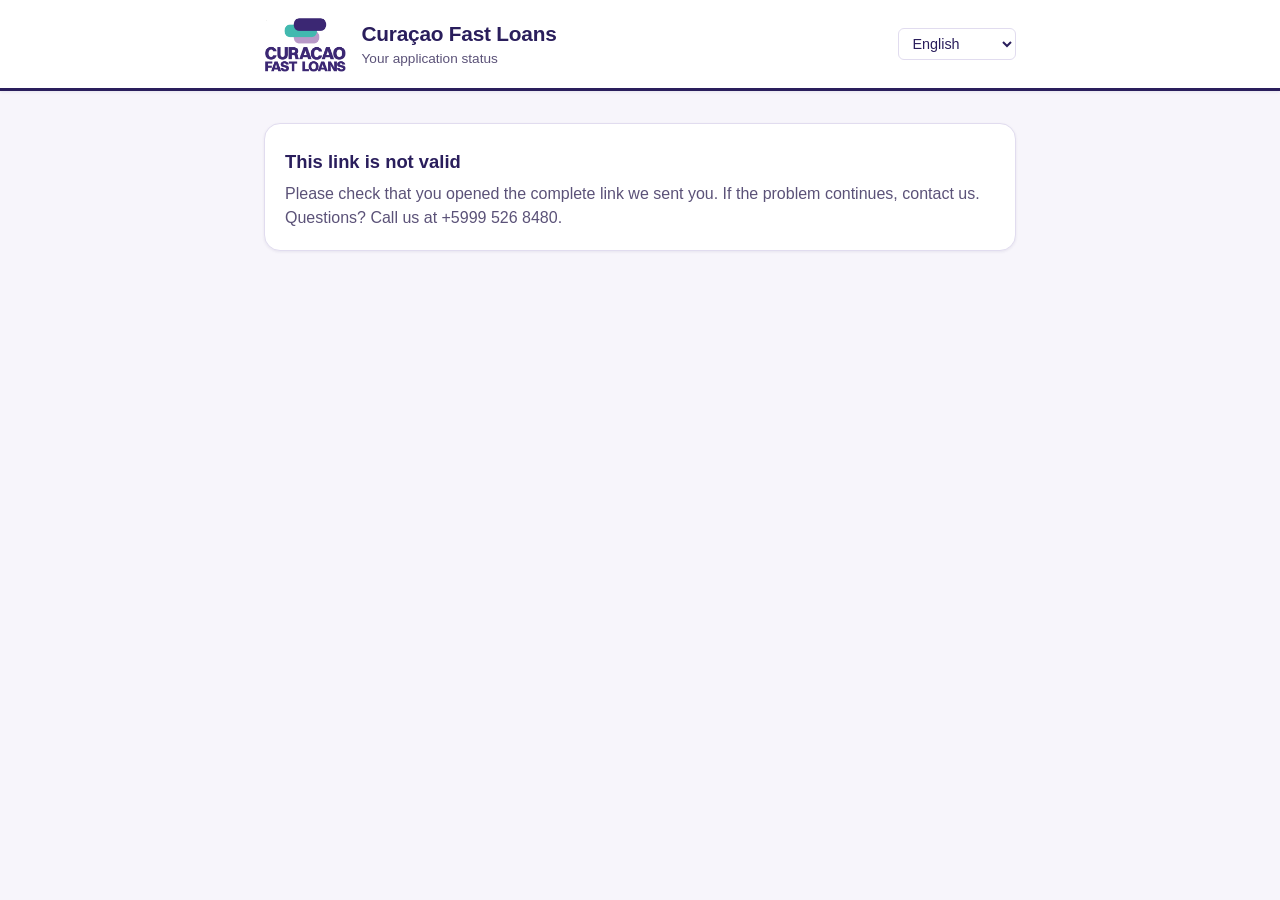
<file: estado.html>
<!DOCTYPE html>
<html lang="pap" data-lang="pap">
<head>
<meta charset="UTF-8">
<meta name="viewport" content="width=device-width, initial-scale=1.0">
<meta name="robots" content="noindex, nofollow">
<meta name="referrer" content="no-referrer">
<title>Curaçao Fast Loans — Estado di bo aplikashon</title>
<link rel="stylesheet" href="styles.css">
<style>
  /* Only what styles.css does not already have. */
  .st-card { background: var(--cfl-surface); border: 1px solid var(--cfl-border); border-radius: var(--radius-lg); padding: 20px; box-shadow: var(--shadow-sm); margin: 16px 0; }
  .st-stage { font-size: 1.15rem; font-weight: 700; color: var(--cfl-primary); margin: 4px 0 6px; }
  .st-detail { color: var(--cfl-text-soft); margin: 0; }
  .st-doc { border: 1px dashed var(--cfl-border); border-radius: var(--radius-md); padding: 14px; margin-top: 12px; }
  .st-doc h3 { margin: 0 0 4px; font-size: 1rem; }
  .st-doc input[type=file] { display: block; margin: 10px 0; max-width: 100%; }
  .st-msg { margin-top: 8px; font-size: .95rem; }
  .st-msg.ok { color: var(--cfl-success); }
  .st-msg.err { color: var(--cfl-error); }
  .st-steps { list-style: none; padding: 0; margin: 14px 0 0; }
  .st-steps li { padding: 4px 0 4px 26px; position: relative; color: var(--cfl-text-soft); }
  .st-steps li::before { content: ''; position: absolute; left: 6px; top: 11px; width: 10px; height: 10px; border-radius: 50%; border: 2px solid var(--cfl-border); }
  .st-steps li.done::before { background: var(--cfl-accent); border-color: var(--cfl-accent); }
  .st-steps li.now { color: var(--cfl-primary); font-weight: 700; }
  .st-steps li.now::before { border-color: var(--cfl-primary); background: var(--cfl-primary); }
  [hidden] { display: none !important; }
</style>
</head>
<body>

<header class="hdr">
  <div class="hdr-inner">
    <img src="assets/logo.png" alt="Curaçao Fast Loans" class="logo" onerror="this.src='assets/logo-placeholder.svg'">
    <div class="hdr-text">
      <h1>Curaçao Fast Loans</h1>
      <p class="tagline" id="stTagline">Estado di bo aplikashon</p>
    </div>
    <select id="langSwitch" class="lang-switch" aria-label="Language">
      <option value="pap">Papiamentu</option>
      <option value="es">Español</option>
      <option value="en">English</option>
      <option value="nl">Nederlands</option>
    </select>
  </div>
</header>

<main class="container">
  <p id="stLoading" class="field-hint">…</p>

  <!-- A link that is wrong, expired or cannot be read. -->
  <div id="stError" class="st-card" hidden>
    <p class="st-stage" id="stErrorTitle"></p>
    <p class="st-detail" id="stErrorBody"></p>
  </div>

  <div id="stMain" hidden>
    <div class="st-card">
      <p id="stHello"></p>
      <div class="done-id-box">
        <p class="done-id-label" id="stNumberLabel"></p>
        <p class="aplicacion-id" id="stNumber"></p>
      </div>
      <p class="st-stage" id="stStage"></p>
      <p class="st-detail" id="stDetail"></p>
      <ol class="st-steps" id="stSteps"></ol>
    </div>

    <div class="st-card" id="stDocs" hidden>
      <p class="st-stage" id="stDocsTitle"></p>
      <p class="st-detail" id="stDocsHint"></p>
      <p class="field-hint" id="stSentMonths" hidden></p>
      <div id="stDocList"></div>
    </div>

    <!-- Leonard, 22-nov-2026: the spouse's confirmation before the offer. -->
    <div class="st-card" id="stSpouse" hidden></div>

    <p class="field-hint" id="stContact"></p>
  </div>
</main>

<script src="estado.js"></script>
</body>
</html>
</file>
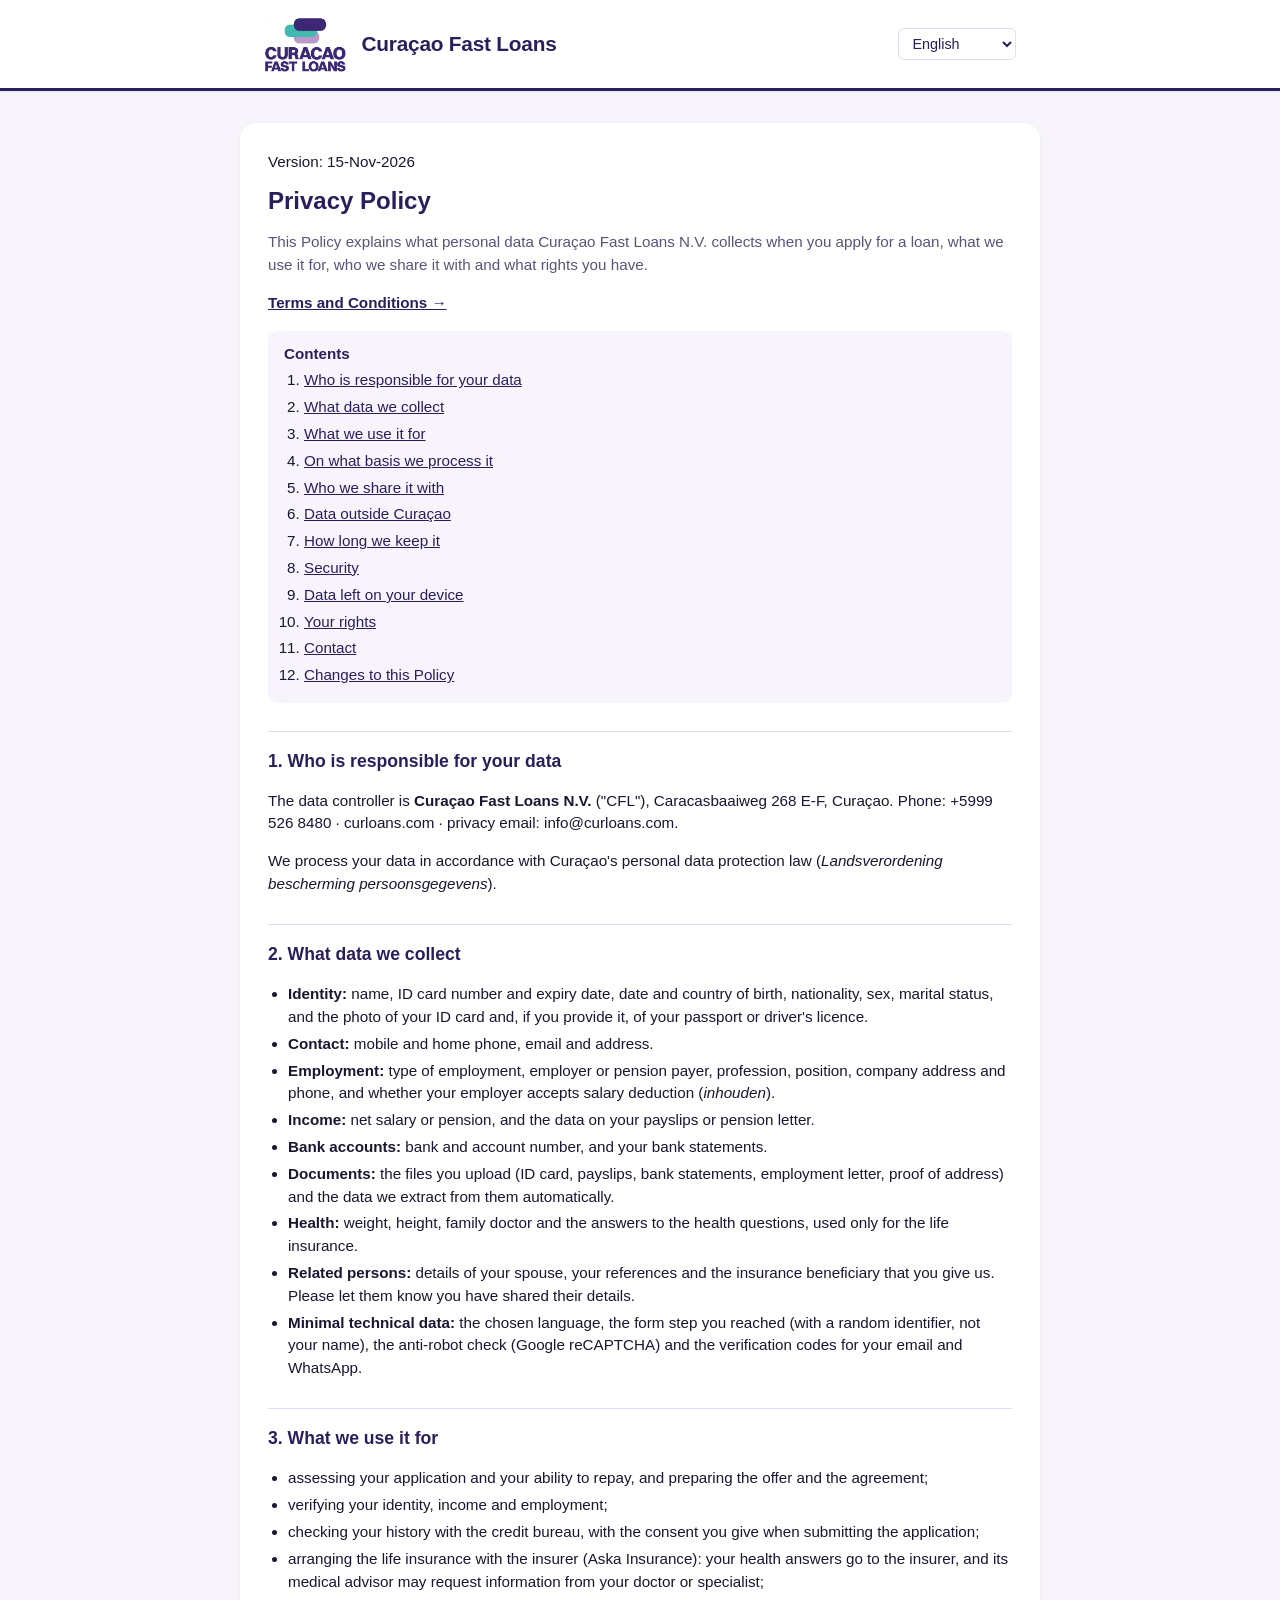
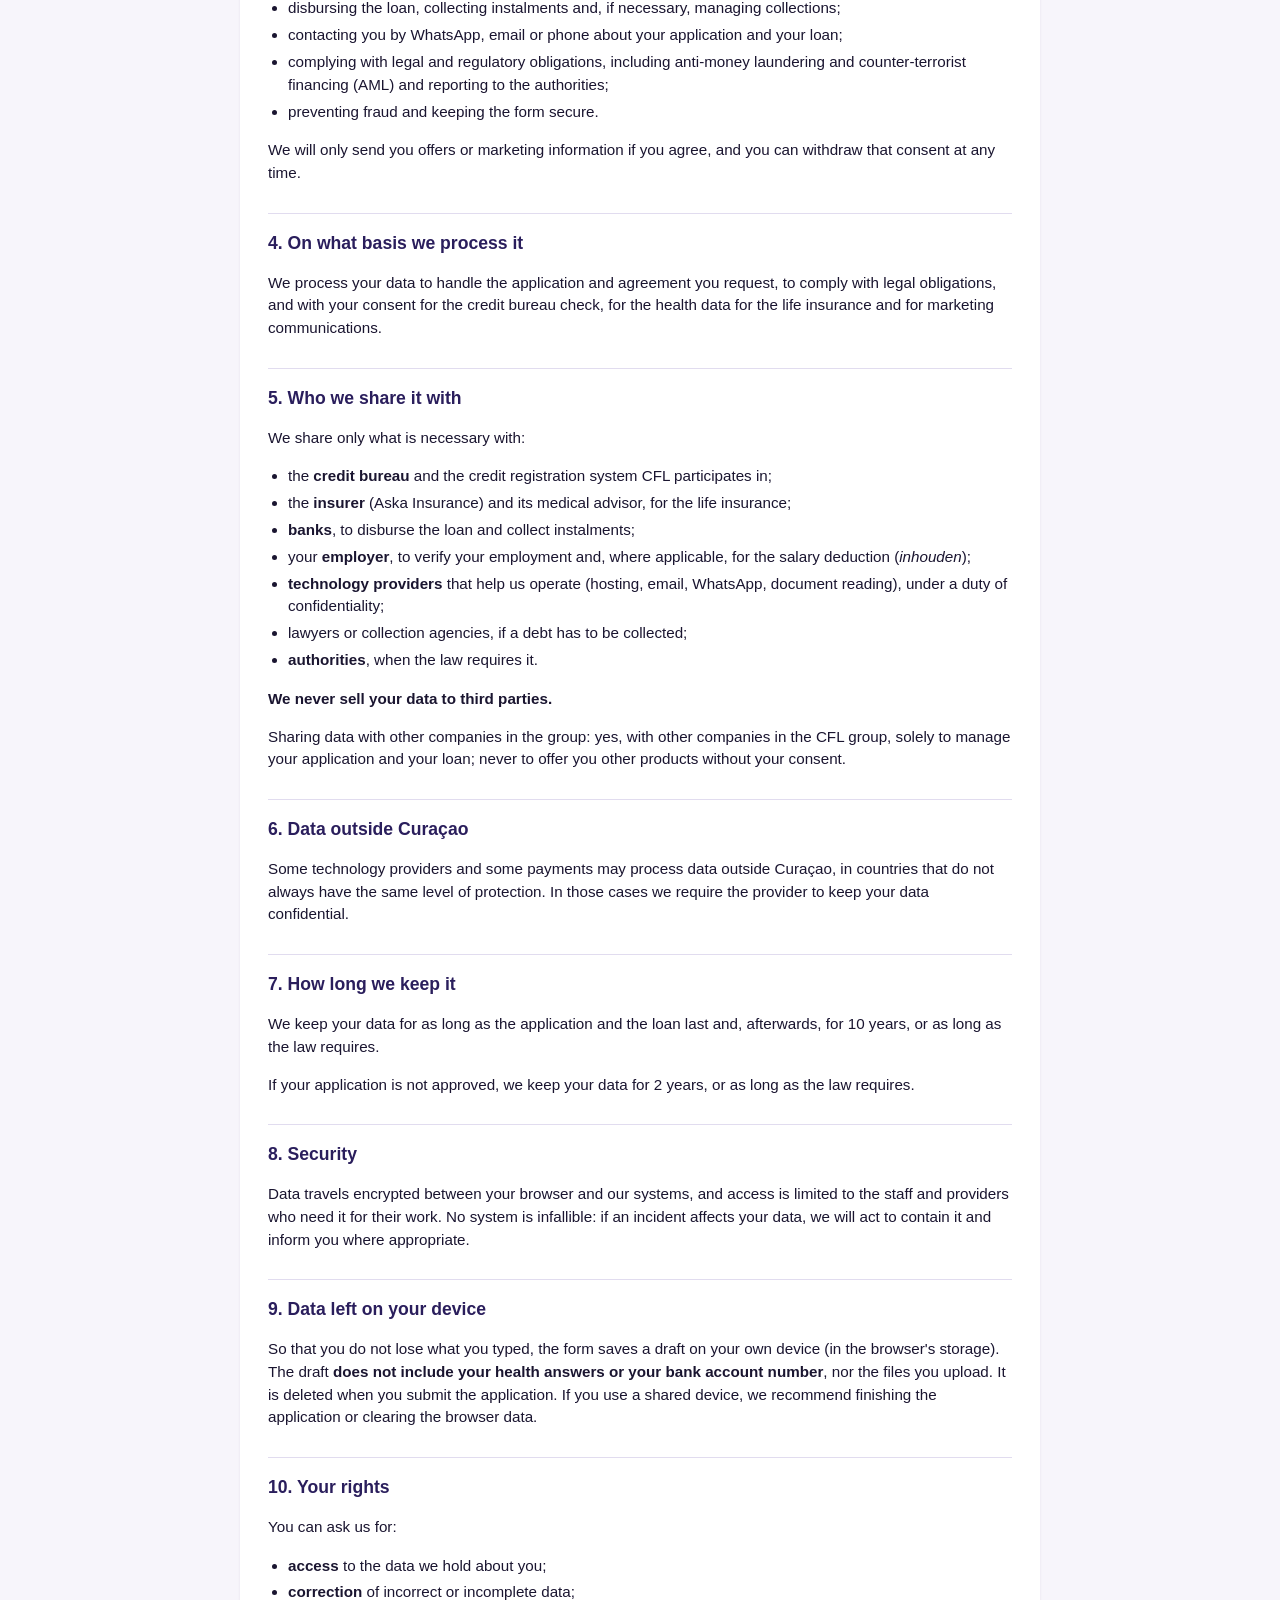
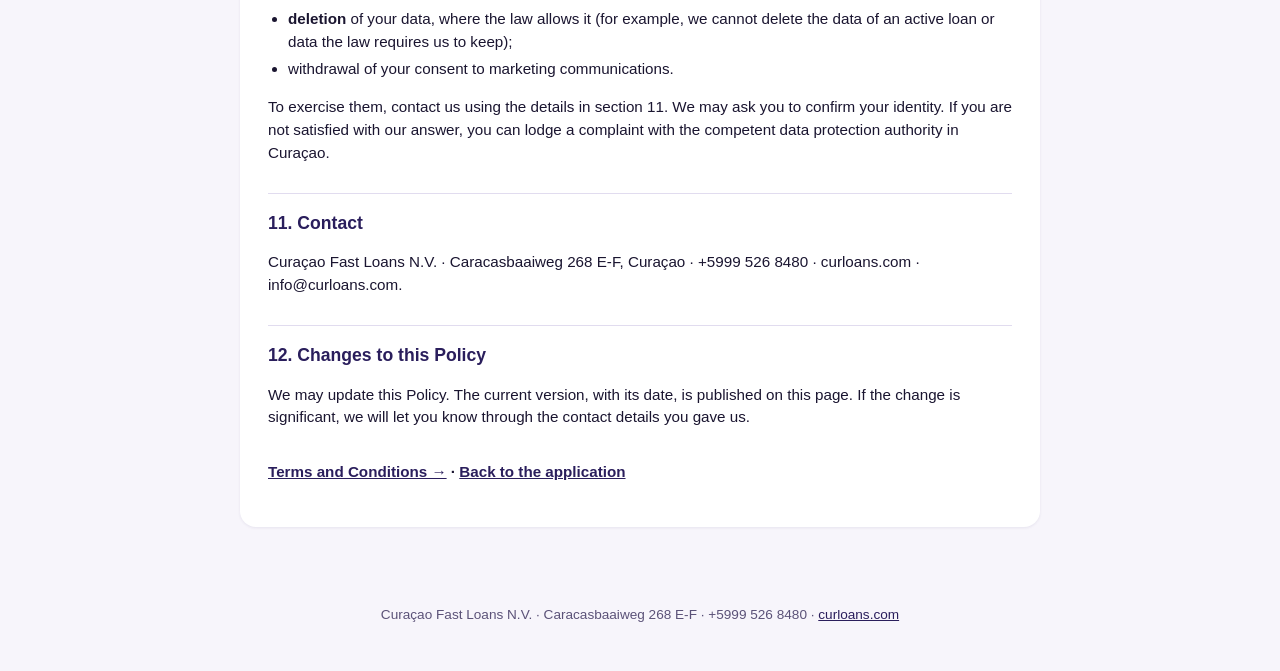
<file: privacidad.html>
<!DOCTYPE html>
<html lang="es">
<head>
<meta charset="UTF-8">
<meta name="viewport" content="width=device-width, initial-scale=1.0">
<meta name="robots" content="noindex">
<title>Política de Privacidad — Curaçao Fast Loans</title>
<link rel="stylesheet" href="styles.css">
<style>
  .legal { background: var(--cfl-surface); border-radius: var(--radius-lg); box-shadow: var(--shadow-sm); padding: 1.75rem; }
  .legal h1.doc-title { color: var(--cfl-primary); font-size: 1.5rem; line-height: 1.25; margin: .75rem 0 .5rem; }
  .legal h2 { color: var(--cfl-primary); font-size: 1.1rem; margin: 1.75rem 0 .5rem; padding-top: .25rem; border-top: 1px solid var(--cfl-border); padding-top: 1rem; }
  .legal p, .legal li { font-size: .95rem; color: var(--cfl-text); overflow-wrap: anywhere; }
  .legal ul, .legal ol { padding-left: 1.25rem; }
  .legal li { margin: .25rem 0; }
  .doc-intro { color: var(--cfl-text-soft) !important; }
  .doc-version { color: #64748b; font-size: .85rem; margin: 0 0 .5rem; }
  .draft-banner { display: flex; flex-wrap: wrap; justify-content: space-between; gap: .25rem .75rem; background: #FFF4D6; border: 2px solid var(--cfl-warning); color: #6B4E00; border-radius: var(--radius-md); padding: .6rem .9rem; font-size: .9rem; }
  .doc-toc { background: var(--cfl-bg); border-radius: var(--radius-md); padding: .75rem 1rem; margin: 1rem 0; }
  .doc-toc p { margin: 0 0 .25rem; font-weight: 700; color: var(--cfl-primary); }
  .doc-toc ol { margin: 0; }
  .doc-toc a, .doc-cross a { color: var(--cfl-primary); }
  .doc-cross { font-weight: 600; }
  .doc-cross-end { margin-top: 2rem; }
  .hueco { background: #FFE08A; color: #5A3E00; padding: 0 .25rem; border-radius: 3px; font-weight: 700; }
  @media (max-width: 640px) { .legal { padding: 1.1rem; } .legal h1.doc-title { font-size: 1.3rem; } }
</style>
</head>
<body>

<header class="hdr">
  <div class="hdr-inner">
    <img src="assets/logo.png" alt="Curaçao Fast Loans" class="logo" onerror="this.src='assets/logo-placeholder.svg'">
    <div class="hdr-text">
      <h1>Curaçao Fast Loans</h1>
    </div>
    <select id="langSwitch" class="lang-switch" aria-label="Language"><option value="pap">Papiamentu</option><option value="es">Español</option><option value="en">English</option><option value="nl">Nederlands</option></select>
  </div>
</header>

<main class="container legal">
<section class="lang-block" data-lang="es" lang="es" hidden>
<p class="doc-version">Versión: 15-nov-2026</p>
<h1 class="doc-title">Política de Privacidad</h1>
<p class="doc-intro">Esta Política explica qué datos personales recoge Curaçao Fast Loans N.V. cuando usted solicita un préstamo, para qué los usa, con quién los comparte y qué derechos tiene usted.</p>
<p class="doc-cross"><a data-keep-lang href="terminos.html">Términos y Condiciones →</a></p>
<nav class="doc-toc"><p>Contenido</p><ol><li><a href="#es-s1">Responsable de sus datos</a></li><li><a href="#es-s2">Qué datos recogemos</a></li><li><a href="#es-s3">Para qué los usamos</a></li><li><a href="#es-s4">Con qué base los tratamos</a></li><li><a href="#es-s5">Con quién los compartimos</a></li><li><a href="#es-s6">Datos fuera de Curaçao</a></li><li><a href="#es-s7">Cuánto tiempo los guardamos</a></li><li><a href="#es-s8">Seguridad</a></li><li><a href="#es-s9">Datos que quedan en su dispositivo</a></li><li><a href="#es-s10">Sus derechos</a></li><li><a href="#es-s11">Contacto</a></li><li><a href="#es-s12">Cambios a esta Política</a></li></ol></nav>
<h2 id="es-s1">1. Responsable de sus datos</h2>
<p>El responsable del tratamiento es <strong>Curaçao Fast Loans N.V.</strong> ("CFL"), Caracasbaaiweg 268 E-F, Curaçao. Teléfono: +5999 526 8480 · curloans.com · correo de privacidad: info@curloans.com.</p>
<p>Tratamos sus datos de acuerdo con la legislación de Curaçao sobre protección de datos personales (<em>Landsverordening bescherming persoonsgegevens</em>).</p>
<h2 id="es-s2">2. Qué datos recogemos</h2>
<ul><li><strong>Identidad:</strong> nombre, número y fecha de vencimiento de la cédula, fecha y país de nacimiento, nacionalidad, sexo, estado civil, y la foto de su cédula y, si la entrega, de su pasaporte o licencia.</li><li><strong>Contacto:</strong> teléfono móvil y de casa, correo electrónico y dirección.</li><li><strong>Empleo:</strong> tipo de empleo, empleador o pagador de pensión, profesión, cargo, dirección y teléfono de la empresa, y si su empleador acepta descuento de salario (<em>inhouden</em>).</li><li><strong>Ingresos:</strong> salario o pensión neta, y los datos de sus recibos de salario o carta de pensión.</li><li><strong>Cuentas bancarias:</strong> banco y número de cuenta, y sus estados de cuenta.</li><li><strong>Documentos:</strong> los archivos que sube (cédula, recibos, estados de cuenta, carta de trabajo, comprobante de domicilio) y los datos que extraemos de ellos de forma automática.</li><li><strong>Salud:</strong> peso, altura, médico de cabecera y las respuestas a las preguntas de salud, que se usan solo para el seguro de vida.</li><li><strong>Personas relacionadas:</strong> datos de su cónyuge, de sus referencias y del beneficiario del seguro que usted nos da. Infórmeles que nos entregó sus datos.</li><li><strong>Datos técnicos mínimos:</strong> el idioma elegido, el paso del formulario al que llegó (con un identificador aleatorio, no su nombre), la verificación anti-robots (reCAPTCHA de Google) y los códigos de verificación de su correo y de WhatsApp.</li></ul>
<h2 id="es-s3">3. Para qué los usamos</h2>
<ul><li>evaluar su solicitud y su capacidad de pago, y preparar la oferta y el contrato;</li><li>verificar su identidad, sus ingresos y su empleo;</li><li>consultar su historial en el buró de crédito, con el consentimiento que usted da al enviar la solicitud;</li><li>tramitar el seguro de vida con la aseguradora (Aska Insurance): sus respuestas de salud van a la aseguradora, y su asesor médico puede pedir información a su médico o especialista;</li><li>desembolsar el préstamo, cobrar las cuotas y, si hace falta, gestionar la cobranza;</li><li>comunicarnos con usted por WhatsApp, correo o teléfono sobre su solicitud y su préstamo;</li><li>cumplir obligaciones legales y regulatorias, incluida la prevención del lavado de dinero y del financiamiento del terrorismo (AML) y los informes a las autoridades;</li><li>prevenir el fraude y proteger la seguridad del formulario.</li></ul><p>Solo le enviaremos ofertas o información comercial si usted lo acepta, y puede retirar ese consentimiento en cualquier momento.</p>
<h2 id="es-s4">4. Con qué base los tratamos</h2>
<p>Tratamos sus datos para tramitar la solicitud y el contrato que usted pide, para cumplir obligaciones legales, y con su consentimiento para la consulta al buró de crédito, para los datos de salud del seguro de vida y para la comunicación comercial.</p>
<h2 id="es-s5">5. Con quién los compartimos</h2>
<p>Compartimos solo lo necesario con:</p><ul><li>el <strong>buró de crédito</strong> y el sistema de registro de créditos en que participa CFL;</li><li>la <strong>aseguradora</strong> (Aska Insurance) y su asesor médico, para el seguro de vida;</li><li>los <strong>bancos</strong>, para desembolsar el préstamo y cobrar las cuotas;</li><li>su <strong>empleador</strong>, para verificar su empleo y, cuando aplique, para el descuento de salario (<em>inhouden</em>);</li><li><strong>proveedores tecnológicos</strong> que nos ayudan a operar (alojamiento, correo, WhatsApp, lectura de documentos), bajo obligación de confidencialidad;</li><li>abogados o agencias de cobranza, si hay que cobrar una deuda;</li><li><strong>autoridades</strong>, cuando la ley lo exija.</li></ul><p><strong>Nunca vendemos sus datos a terceros.</strong></p>
<p>Intercambio de datos con otras empresas del grupo: sí, con otras empresas del grupo de CFL, únicamente para gestionar su solicitud y su préstamo; nunca para ofrecerle otros productos sin su consentimiento.</p>
<h2 id="es-s6">6. Datos fuera de Curaçao</h2>
<p>Algunos proveedores tecnológicos y algunos pagos pueden procesar datos fuera de Curaçao, en países que no siempre tienen el mismo nivel de protección. En esos casos pedimos al proveedor que proteja sus datos de forma confidencial.</p>
<h2 id="es-s7">7. Cuánto tiempo los guardamos</h2>
<p>Guardamos sus datos mientras dure la solicitud y el préstamo y, después, durante 10 años, o lo que exija la ley.</p>
<p>Si su solicitud no se aprueba, guardamos sus datos durante 2 años, o lo que exija la ley.</p>
<h2 id="es-s8">8. Seguridad</h2>
<p>Los datos viajan cifrados entre su navegador y nuestros sistemas, y el acceso está limitado al personal y a los proveedores que lo necesitan para su trabajo. Ningún sistema es infalible: si ocurre un incidente que afecte sus datos, actuaremos para limitarlo y le informaremos cuando corresponda.</p>
<h2 id="es-s9">9. Datos que quedan en su dispositivo</h2>
<p>Para que no pierda lo que escribió, el formulario guarda un borrador en su propio dispositivo (en el almacenamiento del navegador). El borrador <strong>no incluye sus respuestas de salud ni su número de cuenta bancaria</strong>, ni los archivos que sube. Se borra cuando envía la solicitud. Si usa un dispositivo compartido, le recomendamos terminar la solicitud o borrar los datos del navegador.</p>
<h2 id="es-s10">10. Sus derechos</h2>
<p>Usted puede pedirnos:</p><ul><li><strong>acceso</strong> a los datos que tenemos de usted;</li><li><strong>corrección</strong> de datos incorrectos o incompletos;</li><li><strong>eliminación</strong> de sus datos, cuando la ley lo permita (por ejemplo, no podemos borrar los datos de un préstamo vigente ni los que la ley nos obliga a conservar);</li><li>retirar su consentimiento para comunicaciones comerciales.</li></ul><p>Para ejercerlos, contáctenos con los datos de la sección 11. Podemos pedirle que confirme su identidad. Si no está conforme con nuestra respuesta, puede presentar una queja ante la autoridad competente de protección de datos de Curaçao.</p>
<h2 id="es-s11">11. Contacto</h2>
<p>Curaçao Fast Loans N.V. · Caracasbaaiweg 268 E-F, Curaçao · +5999 526 8480 · curloans.com · info@curloans.com.</p>
<h2 id="es-s12">12. Cambios a esta Política</h2>
<p>Podemos actualizar esta Política. La versión vigente, con su fecha, se publica en esta página. Si el cambio es importante, se lo avisaremos por los medios de contacto que nos dio.</p>
<p class="doc-cross doc-cross-end"><a data-keep-lang href="terminos.html">Términos y Condiciones →</a> · <a data-keep-lang href="index.html">Volver a la solicitud</a></p>
</section>

<section class="lang-block" data-lang="en" lang="en" hidden>
<p class="doc-version">Version: 15-Nov-2026</p>
<h1 class="doc-title">Privacy Policy</h1>
<p class="doc-intro">This Policy explains what personal data Curaçao Fast Loans N.V. collects when you apply for a loan, what we use it for, who we share it with and what rights you have.</p>
<p class="doc-cross"><a data-keep-lang href="terminos.html">Terms and Conditions →</a></p>
<nav class="doc-toc"><p>Contents</p><ol><li><a href="#en-s1">Who is responsible for your data</a></li><li><a href="#en-s2">What data we collect</a></li><li><a href="#en-s3">What we use it for</a></li><li><a href="#en-s4">On what basis we process it</a></li><li><a href="#en-s5">Who we share it with</a></li><li><a href="#en-s6">Data outside Curaçao</a></li><li><a href="#en-s7">How long we keep it</a></li><li><a href="#en-s8">Security</a></li><li><a href="#en-s9">Data left on your device</a></li><li><a href="#en-s10">Your rights</a></li><li><a href="#en-s11">Contact</a></li><li><a href="#en-s12">Changes to this Policy</a></li></ol></nav>
<h2 id="en-s1">1. Who is responsible for your data</h2>
<p>The data controller is <strong>Curaçao Fast Loans N.V.</strong> ("CFL"), Caracasbaaiweg 268 E-F, Curaçao. Phone: +5999 526 8480 · curloans.com · privacy email: info@curloans.com.</p>
<p>We process your data in accordance with Curaçao's personal data protection law (<em>Landsverordening bescherming persoonsgegevens</em>).</p>
<h2 id="en-s2">2. What data we collect</h2>
<ul><li><strong>Identity:</strong> name, ID card number and expiry date, date and country of birth, nationality, sex, marital status, and the photo of your ID card and, if you provide it, of your passport or driver's licence.</li><li><strong>Contact:</strong> mobile and home phone, email and address.</li><li><strong>Employment:</strong> type of employment, employer or pension payer, profession, position, company address and phone, and whether your employer accepts salary deduction (<em>inhouden</em>).</li><li><strong>Income:</strong> net salary or pension, and the data on your payslips or pension letter.</li><li><strong>Bank accounts:</strong> bank and account number, and your bank statements.</li><li><strong>Documents:</strong> the files you upload (ID card, payslips, bank statements, employment letter, proof of address) and the data we extract from them automatically.</li><li><strong>Health:</strong> weight, height, family doctor and the answers to the health questions, used only for the life insurance.</li><li><strong>Related persons:</strong> details of your spouse, your references and the insurance beneficiary that you give us. Please let them know you have shared their details.</li><li><strong>Minimal technical data:</strong> the chosen language, the form step you reached (with a random identifier, not your name), the anti-robot check (Google reCAPTCHA) and the verification codes for your email and WhatsApp.</li></ul>
<h2 id="en-s3">3. What we use it for</h2>
<ul><li>assessing your application and your ability to repay, and preparing the offer and the agreement;</li><li>verifying your identity, income and employment;</li><li>checking your history with the credit bureau, with the consent you give when submitting the application;</li><li>arranging the life insurance with the insurer (Aska Insurance): your health answers go to the insurer, and its medical advisor may request information from your doctor or specialist;</li><li>disbursing the loan, collecting instalments and, if necessary, managing collections;</li><li>contacting you by WhatsApp, email or phone about your application and your loan;</li><li>complying with legal and regulatory obligations, including anti-money laundering and counter-terrorist financing (AML) and reporting to the authorities;</li><li>preventing fraud and keeping the form secure.</li></ul><p>We will only send you offers or marketing information if you agree, and you can withdraw that consent at any time.</p>
<h2 id="en-s4">4. On what basis we process it</h2>
<p>We process your data to handle the application and agreement you request, to comply with legal obligations, and with your consent for the credit bureau check, for the health data for the life insurance and for marketing communications.</p>
<h2 id="en-s5">5. Who we share it with</h2>
<p>We share only what is necessary with:</p><ul><li>the <strong>credit bureau</strong> and the credit registration system CFL participates in;</li><li>the <strong>insurer</strong> (Aska Insurance) and its medical advisor, for the life insurance;</li><li><strong>banks</strong>, to disburse the loan and collect instalments;</li><li>your <strong>employer</strong>, to verify your employment and, where applicable, for the salary deduction (<em>inhouden</em>);</li><li><strong>technology providers</strong> that help us operate (hosting, email, WhatsApp, document reading), under a duty of confidentiality;</li><li>lawyers or collection agencies, if a debt has to be collected;</li><li><strong>authorities</strong>, when the law requires it.</li></ul><p><strong>We never sell your data to third parties.</strong></p>
<p>Sharing data with other companies in the group: yes, with other companies in the CFL group, solely to manage your application and your loan; never to offer you other products without your consent.</p>
<h2 id="en-s6">6. Data outside Curaçao</h2>
<p>Some technology providers and some payments may process data outside Curaçao, in countries that do not always have the same level of protection. In those cases we require the provider to keep your data confidential.</p>
<h2 id="en-s7">7. How long we keep it</h2>
<p>We keep your data for as long as the application and the loan last and, afterwards, for 10 years, or as long as the law requires.</p>
<p>If your application is not approved, we keep your data for 2 years, or as long as the law requires.</p>
<h2 id="en-s8">8. Security</h2>
<p>Data travels encrypted between your browser and our systems, and access is limited to the staff and providers who need it for their work. No system is infallible: if an incident affects your data, we will act to contain it and inform you where appropriate.</p>
<h2 id="en-s9">9. Data left on your device</h2>
<p>So that you do not lose what you typed, the form saves a draft on your own device (in the browser's storage). The draft <strong>does not include your health answers or your bank account number</strong>, nor the files you upload. It is deleted when you submit the application. If you use a shared device, we recommend finishing the application or clearing the browser data.</p>
<h2 id="en-s10">10. Your rights</h2>
<p>You can ask us for:</p><ul><li><strong>access</strong> to the data we hold about you;</li><li><strong>correction</strong> of incorrect or incomplete data;</li><li><strong>deletion</strong> of your data, where the law allows it (for example, we cannot delete the data of an active loan or data the law requires us to keep);</li><li>withdrawal of your consent to marketing communications.</li></ul><p>To exercise them, contact us using the details in section 11. We may ask you to confirm your identity. If you are not satisfied with our answer, you can lodge a complaint with the competent data protection authority in Curaçao.</p>
<h2 id="en-s11">11. Contact</h2>
<p>Curaçao Fast Loans N.V. · Caracasbaaiweg 268 E-F, Curaçao · +5999 526 8480 · curloans.com · info@curloans.com.</p>
<h2 id="en-s12">12. Changes to this Policy</h2>
<p>We may update this Policy. The current version, with its date, is published on this page. If the change is significant, we will let you know through the contact details you gave us.</p>
<p class="doc-cross doc-cross-end"><a data-keep-lang href="terminos.html">Terms and Conditions →</a> · <a data-keep-lang href="index.html">Back to the application</a></p>
</section>

<section class="lang-block" data-lang="nl" lang="nl" hidden>
<p class="doc-version">Versie: 15-nov-2026</p>
<h1 class="doc-title">Privacybeleid</h1>
<p class="doc-intro">Dit Beleid legt uit welke persoonsgegevens Curaçao Fast Loans N.V. verzamelt wanneer u een lening aanvraagt, waarvoor wij die gebruiken, met wie wij ze delen en welke rechten u hebt.</p>
<p class="doc-cross"><a data-keep-lang href="terminos.html">Algemene voorwaarden →</a></p>
<nav class="doc-toc"><p>Inhoud</p><ol><li><a href="#nl-s1">Verantwoordelijke voor uw gegevens</a></li><li><a href="#nl-s2">Welke gegevens wij verzamelen</a></li><li><a href="#nl-s3">Waarvoor wij ze gebruiken</a></li><li><a href="#nl-s4">Op welke grondslag</a></li><li><a href="#nl-s5">Met wie wij ze delen</a></li><li><a href="#nl-s6">Gegevens buiten Curaçao</a></li><li><a href="#nl-s7">Hoe lang wij ze bewaren</a></li><li><a href="#nl-s8">Beveiliging</a></li><li><a href="#nl-s9">Gegevens op uw apparaat</a></li><li><a href="#nl-s10">Uw rechten</a></li><li><a href="#nl-s11">Contact</a></li><li><a href="#nl-s12">Wijzigingen van dit Beleid</a></li></ol></nav>
<h2 id="nl-s1">1. Verantwoordelijke voor uw gegevens</h2>
<p>De verwerkingsverantwoordelijke is <strong>Curaçao Fast Loans N.V.</strong> ("CFL"), Caracasbaaiweg 268 E-F, Curaçao. Telefoon: +5999 526 8480 · curloans.com · e-mail voor privacy: info@curloans.com.</p>
<p>Wij verwerken uw gegevens volgens de Curaçaose wetgeving inzake de bescherming van persoonsgegevens (<em>Landsverordening bescherming persoonsgegevens</em>).</p>
<h2 id="nl-s2">2. Welke gegevens wij verzamelen</h2>
<ul><li><strong>Identiteit:</strong> naam, nummer en vervaldatum van de sédula, geboortedatum en -land, nationaliteit, geslacht, burgerlijke staat, en de foto van uw sédula en, als u die aanlevert, van uw paspoort of rijbewijs.</li><li><strong>Contact:</strong> mobiel en vast telefoonnummer, e-mailadres en adres.</li><li><strong>Werk:</strong> soort dienstverband, werkgever of pensioenuitkeerder, beroep, functie, adres en telefoon van het bedrijf, en of uw werkgever inhouding op het salaris accepteert (<em>inhouden</em>).</li><li><strong>Inkomen:</strong> netto salaris of pensioen, en de gegevens van uw loonstroken of pensioenbrief.</li><li><strong>Bankrekeningen:</strong> bank en rekeningnummer, en uw bankafschriften.</li><li><strong>Documenten:</strong> de bestanden die u uploadt (sédula, loonstroken, bankafschriften, werkgeversverklaring, bewijs van adres) en de gegevens die wij daar automatisch uit halen.</li><li><strong>Gezondheid:</strong> gewicht, lengte, huisarts en de antwoorden op de gezondheidsvragen, die alleen voor de levensverzekering worden gebruikt.</li><li><strong>Verwante personen:</strong> gegevens van uw echtgeno(o)t(e), uw referenties en de begunstigde van de verzekering die u ons geeft. Laat hen weten dat u hun gegevens hebt gedeeld.</li><li><strong>Minimale technische gegevens:</strong> de gekozen taal, de stap van het formulier die u hebt bereikt (met een willekeurige code, niet uw naam), de controle tegen robots (Google reCAPTCHA) en de verificatiecodes voor uw e-mail en WhatsApp.</li></ul>
<h2 id="nl-s3">3. Waarvoor wij ze gebruiken</h2>
<ul><li>het beoordelen van uw aanvraag en uw terugbetalingscapaciteit, en het opstellen van het aanbod en de overeenkomst;</li><li>het verifiëren van uw identiteit, inkomen en dienstverband;</li><li>het raadplegen van uw gegevens bij het kredietbureau, met de toestemming die u geeft bij het indienen van de aanvraag;</li><li>het regelen van de levensverzekering bij de verzekeraar (Aska Insurance): uw gezondheidsantwoorden gaan naar de verzekeraar, en diens medisch adviseur kan informatie opvragen bij uw huisarts of specialist;</li><li>het uitbetalen van de lening, het innen van de termijnen en zo nodig het beheren van de incasso;</li><li>contact met u via WhatsApp, e-mail of telefoon over uw aanvraag en uw lening;</li><li>het nakomen van wettelijke en toezichtsverplichtingen, waaronder de bestrijding van witwassen en terrorismefinanciering (AML) en rapportages aan de autoriteiten;</li><li>het voorkomen van fraude en het beveiligen van het formulier.</li></ul><p>Wij sturen u alleen aanbiedingen of commerciële informatie als u daarmee instemt, en u kunt die toestemming op elk moment intrekken.</p>
<h2 id="nl-s4">4. Op welke grondslag</h2>
<p>Wij verwerken uw gegevens om de aanvraag en de overeenkomst die u vraagt af te handelen, om wettelijke verplichtingen na te komen, en met uw toestemming voor de raadpleging van het kredietbureau, voor de gezondheidsgegevens voor de levensverzekering en voor commerciële communicatie.</p>
<h2 id="nl-s5">5. Met wie wij ze delen</h2>
<p>Wij delen alleen wat nodig is met:</p><ul><li>het <strong>kredietbureau</strong> en het systeem van kredietregistratie waaraan CFL deelneemt;</li><li>de <strong>verzekeraar</strong> (Aska Insurance) en diens medisch adviseur, voor de levensverzekering;</li><li><strong>banken</strong>, om de lening uit te betalen en de termijnen te innen;</li><li>uw <strong>werkgever</strong>, om uw dienstverband te verifiëren en, indien van toepassing, voor de inhouding op het salaris (<em>inhouden</em>);</li><li><strong>technologieleveranciers</strong> die ons helpen werken (hosting, e-mail, WhatsApp, het lezen van documenten), met een geheimhoudingsplicht;</li><li>advocaten of incassobureaus, als een schuld moet worden geïnd;</li><li><strong>autoriteiten</strong>, wanneer de wet dat vereist.</li></ul><p><strong>Wij verkopen uw gegevens nooit aan derden.</strong></p>
<p>Uitwisseling van gegevens met andere ondernemingen van de groep: ja, met andere ondernemingen van de CFL-groep, uitsluitend voor het beheer van uw aanvraag en uw lening; nooit om u andere producten aan te bieden zonder uw toestemming.</p>
<h2 id="nl-s6">6. Gegevens buiten Curaçao</h2>
<p>Sommige technologieleveranciers en sommige betalingen kunnen gegevens buiten Curaçao verwerken, in landen die niet altijd hetzelfde beschermingsniveau hebben. In die gevallen verlangen wij van de leverancier dat hij uw gegevens vertrouwelijk behandelt.</p>
<h2 id="nl-s7">7. Hoe lang wij ze bewaren</h2>
<p>Wij bewaren uw gegevens zolang de aanvraag en de lening lopen en daarna gedurende 10 jaar, of zolang de wet dat vereist.</p>
<p>Als uw aanvraag niet wordt goedgekeurd, bewaren wij uw gegevens gedurende 2 jaar, of zolang de wet dat vereist.</p>
<h2 id="nl-s8">8. Beveiliging</h2>
<p>Gegevens worden versleuteld verzonden tussen uw browser en onze systemen, en de toegang is beperkt tot de medewerkers en leveranciers die deze voor hun werk nodig hebben. Geen enkel systeem is onfeilbaar: als een incident uw gegevens raakt, treden wij op om het te beperken en informeren wij u wanneer dat passend is.</p>
<h2 id="nl-s9">9. Gegevens op uw apparaat</h2>
<p>Zodat u niet verliest wat u hebt ingevuld, bewaart het formulier een concept op uw eigen apparaat (in de opslag van de browser). Het concept <strong>bevat geen gezondheidsantwoorden en geen bankrekeningnummer</strong>, en ook niet de bestanden die u uploadt. Het wordt gewist wanneer u de aanvraag indient. Gebruikt u een gedeeld apparaat, dan raden wij u aan de aanvraag af te ronden of de browsergegevens te wissen.</p>
<h2 id="nl-s10">10. Uw rechten</h2>
<p>U kunt ons vragen om:</p><ul><li><strong>inzage</strong> in de gegevens die wij van u hebben;</li><li><strong>correctie</strong> van onjuiste of onvolledige gegevens;</li><li><strong>verwijdering</strong> van uw gegevens, voor zover de wet dat toestaat (wij kunnen bijvoorbeeld geen gegevens van een lopende lening verwijderen, of gegevens die wij wettelijk moeten bewaren);</li><li>het intrekken van uw toestemming voor commerciële communicatie.</li></ul><p>Neemt u daarvoor contact met ons op via de gegevens in artikel 11. Wij kunnen u vragen uw identiteit te bevestigen. Bent u het niet eens met ons antwoord, dan kunt u een klacht indienen bij de bevoegde toezichthouder voor gegevensbescherming in Curaçao.</p>
<h2 id="nl-s11">11. Contact</h2>
<p>Curaçao Fast Loans N.V. · Caracasbaaiweg 268 E-F, Curaçao · +5999 526 8480 · curloans.com · info@curloans.com.</p>
<h2 id="nl-s12">12. Wijzigingen van dit Beleid</h2>
<p>Wij kunnen dit Beleid aanpassen. De geldende versie, met datum, wordt op deze pagina gepubliceerd. Bij een belangrijke wijziging informeren wij u via de contactgegevens die u ons hebt gegeven.</p>
<p class="doc-cross doc-cross-end"><a data-keep-lang href="terminos.html">Algemene voorwaarden →</a> · <a data-keep-lang href="index.html">Terug naar de aanvraag</a></p>
</section>

<section class="lang-block" data-lang="pap" lang="pap" hidden>
<p class="doc-version">Version: 15-nov-2026</p>
<h1 class="doc-title">Polítika di Privasidat</h1>
<p class="doc-intro">E Polítika aki ta splika ki datos pèrsonal Curaçao Fast Loans N.V. ta kolektá ora bo aplika pa un fiansa, pa kiko nos ta us’é, ku ken nos ta kompartí nan i ki derecho bo tin.</p>
<p class="doc-cross"><a data-keep-lang href="terminos.html">Términos i Kondishon →</a></p>
<nav class="doc-toc"><p>Kontenido</p><ol><li><a href="#pap-s1">Responsabel di bo datos</a></li><li><a href="#pap-s2">Ki datos nos ta kolektá</a></li><li><a href="#pap-s3">Pa kiko nos ta usa nan</a></li><li><a href="#pap-s4">Riba ki base nos ta trata nan</a></li><li><a href="#pap-s5">Ku ken nos ta kompartí nan</a></li><li><a href="#pap-s6">Datos pafó di Kòrsou</a></li><li><a href="#pap-s7">Kuantu tempu nos ta warda nan</a></li><li><a href="#pap-s8">Seguridat</a></li><li><a href="#pap-s9">Datos ku ta keda den bo aparato</a></li><li><a href="#pap-s10">Bo derechonan</a></li><li><a href="#pap-s11">Kontakto</a></li><li><a href="#pap-s12">Kambio na e Polítika aki</a></li></ol></nav>
<h2 id="pap-s1">1. Responsabel di bo datos</h2>
<p>E responsabel di e tratamentu ta <strong>Curaçao Fast Loans N.V.</strong> ("CFL"), Caracasbaaiweg 268 E-F, Kòrsou. Telefòn: +5999 526 8480 · curloans.com · email pa privasidat: info@curloans.com.</p>
<p>Nos ta trata bo datos di akuerdo ku e lei di Kòrsou tokante protekshon di datos pèrsonal (<em>Landsverordening bescherming persoonsgegevens</em>).</p>
<h2 id="pap-s2">2. Ki datos nos ta kolektá</h2>
<ul><li><strong>Identidat:</strong> nòmber, number i fecha di vensementu di sédula, fecha i pais di nasementu, nashonalidat, seksu, estado sivil, i e foto di bo sédula i, si bo entregá esaki, di bo paspoort òf rijbewijs.</li><li><strong>Kontakto:</strong> number di selular i di kas, email i direkshon.</li><li><strong>Trabou:</strong> tipo di empleo, dunadó di trabou òf pagadó di penshon, profeshon, kargo, direkshon i telefòn di e kompania, i si bo dunadó di trabou ta aseptá deduccion di salario (<em>inhouden</em>).</li><li><strong>Entrada:</strong> salario òf penshon neto, i e datos di bo payslipnan òf karta di penshon.</li><li><strong>Kuenta di banko:</strong> banko i number di kuenta, i bo estado di bankonan.</li><li><strong>Dokumento:</strong> e archivonan ku bo ta karga (sédula, payslip, estado di banko, karta di trabou, komprobante di adres) i e datos ku nos ta saka for di nan outomátikamente.</li><li><strong>Salud:</strong> peso, altura, dòkter di kas i e kontestanan riba e preguntanan di salud, ku ta wòrdu usá solamente pa e seguro di bida.</li><li><strong>Persona relashoná:</strong> datos di bo kasá, di bo referensianan i di e benefisiario di e seguro ku bo ta duna nos. Bisa nan ku bo a duna nos nan datos.</li><li><strong>Datos tékniko mínimo:</strong> e idioma ku bo a skohe, e paso di e formulario ku bo a yega (ku un kódigo aleatorio, no bo nòmber), e chèk kontra robot (reCAPTCHA di Google) i e kodigonan di verifikashon di bo email i di WhatsApp.</li></ul>
<h2 id="pap-s3">3. Pa kiko nos ta usa nan</h2>
<ul><li>evaluá bo aplikashon i bo kapasidat di pago, i prepará e oferta i e kontrato;</li><li>verifiká bo identidat, bo entrada i bo trabou;</li><li>konsultá bo historial serka e buró di krédito, ku e konsentimentu ku bo ta duna ora bo manda e aplikashon;</li><li>tramitá e seguro di bida ku e seguradó (Aska Insurance): bo kontestanan di salud ta bai na e seguradó, i su konsehero médiko por pidi informashon na bo dòkter òf spesialista;</li><li>paga bo e fiansa, kobra e kuotanan i, si ta nesesario, hasi kobransa;</li><li>kontaktá bo via WhatsApp, email òf telefòn tokante bo aplikashon i bo fiansa;</li><li>kumpli ku obligashonnan legal i regulatorio, inkluso prevenshon di lavamentu di plaka i finansiamentu di terorismo (AML) i reportahe na outoridatnan;</li><li>prevení fraude i protehá seguridat di e formulario.</li></ul><p>Nos lo manda bo oferta òf informashon komersial solamente si bo ta di akuerdo, i bo por retirá e konsentimentu ei na kualke momento.</p>
<h2 id="pap-s4">4. Riba ki base nos ta trata nan</h2>
<p>Nos ta trata bo datos pa tramitá e aplikashon i e kontrato ku bo ta pidi, pa kumpli ku obligashonnan legal, i ku bo konsentimentu pa e konsulta na e buró di krédito, pa e datos di salud di e seguro di bida i pa komunikashon komersial.</p>
<h2 id="pap-s5">5. Ku ken nos ta kompartí nan</h2>
<p>Nos ta kompartí solamente loke ta nesesario ku:</p><ul><li>e <strong>buró di krédito</strong> i e sistema di registrashon di krédito den kua CFL ta partisipá;</li><li>e <strong>seguradó</strong> (Aska Insurance) i su konsehero médiko, pa e seguro di bida;</li><li><strong>bankonan</strong>, pa paga bo e fiansa i kobra e kuotanan;</li><li>bo <strong>dunadó di trabou</strong>, pa verifiká bo trabou i, ora ta aplikabel, pa e deduccion di salario (<em>inhouden</em>);</li><li><strong>proveedor di teknologia</strong> ku ta yuda nos opera (hosting, email, WhatsApp, lesamentu di dokumento), bou di obligashon di konfidensialidat;</li><li>abogado òf agensia di kobransa, si mester kobra un debe;</li><li><strong>outoridatnan</strong>, ora ku lei eksigí esei.</li></ul><p><strong>Nos nunka ta bende bo datos na tersero.</strong></p>
<p>Interkambio di datos ku otro kompania di e grupo: sí, ku otro kompania di e grupo di CFL, úniko pa maneha bo aplikashon i bo fiansa; nunka pa ofresé bo otro produkto sin bo konsentimentu.</p>
<h2 id="pap-s6">6. Datos pafó di Kòrsou</h2>
<p>Algun proveedor di teknologia i algun pago por prosesá datos pafó di Kòrsou, den paisnan ku no semper tin e mesun nivel di protekshon. Den e kasonan ei nos ta eksigí e proveedor pa trata bo datos konfidensialmente.</p>
<h2 id="pap-s7">7. Kuantu tempu nos ta warda nan</h2>
<p>Nos ta warda bo datos miéntras e aplikashon i e fiansa ta dura i, despues, durante 10 aña, òf loke lei eksigí.</p>
<p>Si bo aplikashon no wòrdu aprobá, nos ta warda bo datos durante 2 aña, òf loke lei eksigí.</p>
<h2 id="pap-s8">8. Seguridat</h2>
<p>E datos ta biaha sifrá entre bo navegador i nos sistemanan, i e akseso ta limitá na e personal i e proveedornan ku mester di dje pa nan trabou. Ningun sistema ta perfekto: si un insidente afektá bo datos, nos lo aktua pa limit’é i nos lo informá bo ora ta korespondé.</p>
<h2 id="pap-s9">9. Datos ku ta keda den bo aparato</h2>
<p>Pa bo no pèrdè loke bo a skirbi, e formulario ta warda un borador den bo mes aparato (den e almasenahe di e navegador). E borador <strong>no ta inkluí bo kontestanan di salud ni bo number di kuenta di banko</strong>, ni e archivonan ku bo ta karga. E ta wòrdu borá ora bo manda e aplikashon. Si bo ta usa un aparato kompartí, nos ta rekomendá bo kaba e aplikashon òf borá e datos di e navegador.</p>
<h2 id="pap-s10">10. Bo derechonan</h2>
<p>Bo por pidi nos:</p><ul><li><strong>akseso</strong> na e datos ku nos tin di bo;</li><li><strong>korekshon</strong> di datos inkorekto òf inkompleto;</li><li><strong>eliminashon</strong> di bo datos, ora lei permití esei (por ehèmpel, nos no por borá datos di un fiansa bigente ni datos ku lei ta obligá nos warda);</li><li>retirá bo konsentimentu pa komunikashon komersial.</li></ul><p>Pa usa e derechonan aki, kontaktá nos ku e datos di seksion 11. Nos por pidi bo konfirmá bo identidat. Si bo no ta satisfecho ku nos kontesta, bo por presentá un keho serka e outoridat kompetente di protekshon di datos na Kòrsou.</p>
<h2 id="pap-s11">11. Kontakto</h2>
<p>Curaçao Fast Loans N.V. · Caracasbaaiweg 268 E-F, Kòrsou · +5999 526 8480 · curloans.com · info@curloans.com.</p>
<h2 id="pap-s12">12. Kambio na e Polítika aki</h2>
<p>Nos por aktualisá e Polítika aki. E version bigente, ku su fecha, ta publiká riba e página aki. Si e kambio ta importante, nos lo avisá bo via e datos di kontakto ku bo a duna nos.</p>
<p class="doc-cross doc-cross-end"><a data-keep-lang href="terminos.html">Términos i Kondishon →</a> · <a data-keep-lang href="index.html">Bai bèk na e aplikashon</a></p>
</section>
</main>

<footer class="ftr">
  <p>Curaçao Fast Loans N.V. · Caracasbaaiweg 268 E-F · +5999 526 8480 · <a href="https://curloans.com">curloans.com</a></p>
</footer>

<script>
(function () {
  var LANGS = ['pap', 'es', 'en', 'nl'];
  function pick() {
    var q = new URLSearchParams(location.search).get('lang');
    if (q && LANGS.indexOf(q) !== -1) return q;
    var b = (navigator.language || '').toLowerCase().slice(0, 2);
    if (b === 'nl' || b === 'es' || b === 'en') return b;
    return 'pap';
  }
  function show(lang) {
    document.querySelectorAll('.lang-block').forEach(function (s) { s.hidden = s.dataset.lang !== lang; });
    document.documentElement.lang = lang;
    document.getElementById('langSwitch').value = lang;
    document.querySelectorAll('a[data-keep-lang]').forEach(function (a) {
      a.href = a.getAttribute('href').split('?')[0] + '?lang=' + lang;
    });
  }
  var sel = document.getElementById('langSwitch');
  sel.addEventListener('change', function () {
    show(sel.value);
    try { history.replaceState(null, '', location.pathname + '?lang=' + sel.value + location.hash); } catch (e) {}
  });
  show(pick());
})();
</script>
</body>
</html>
</file>
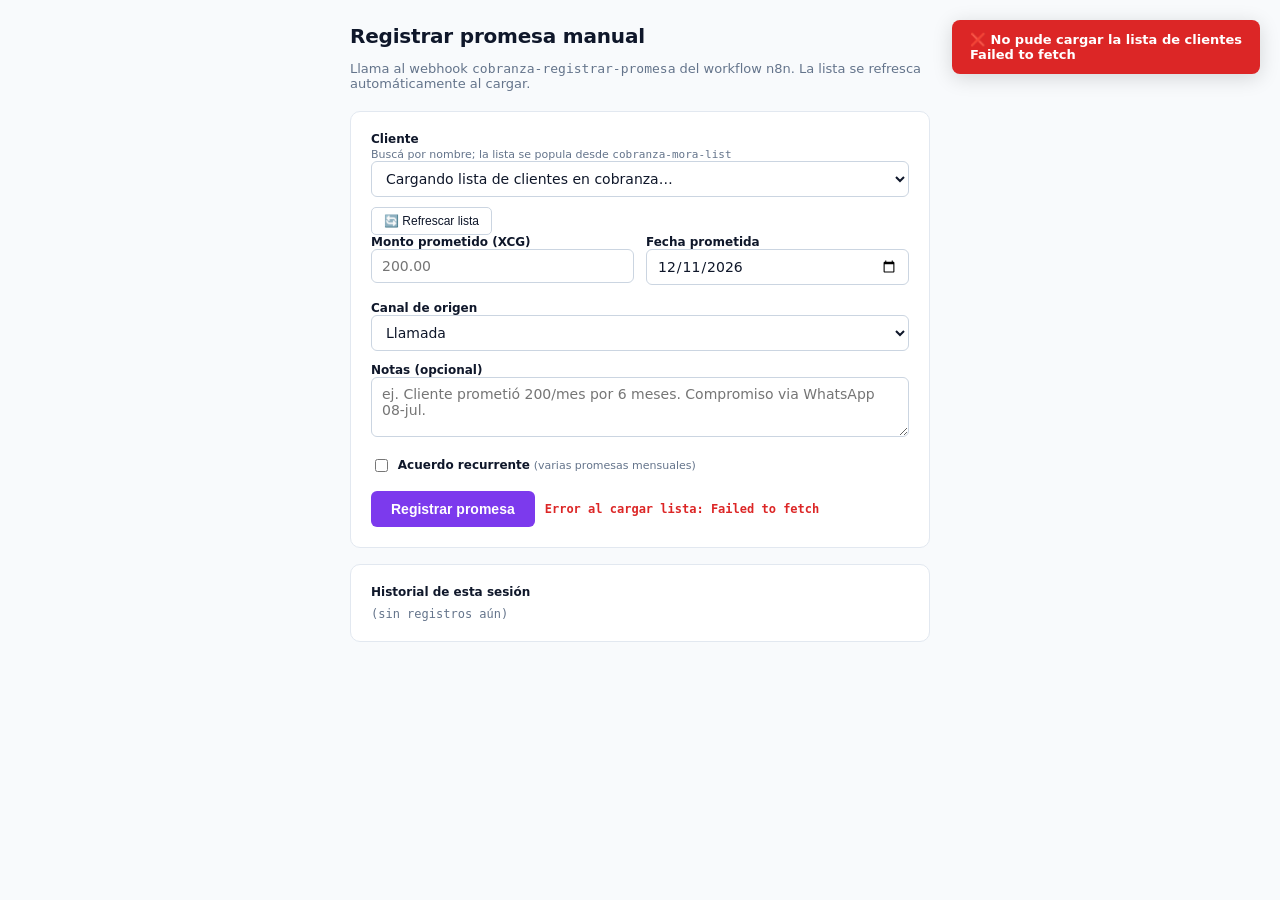
<file: promesa.html>
<!DOCTYPE html>
<html lang="es">
<head>
<meta charset="UTF-8">
<meta name="viewport" content="width=device-width, initial-scale=1.0">
<title>CFL — Registrar promesa manual</title>
<style>
  :root {
    --bg: #F8FAFC;
    --panel: #FFFFFF;
    --ink: #0F172A;
    --muted: #64748B;
    --hair: #E2E8F0;
    --hair-strong: #CBD5E1;
    --accent: #7C3AED;
    --success: #059669;
    --danger: #DC2626;
    --sans: ui-sans-serif, -apple-system, "SF Pro Text", "Segoe UI", system-ui, sans-serif;
    --mono: ui-monospace, "SF Mono", "Cascadia Mono", Consolas, monospace;
  }
  * { box-sizing: border-box; }
  html, body {
    background: var(--bg); color: var(--ink);
    font-family: var(--sans); font-size: 14px;
    margin: 0; padding: 0;
  }
  main {
    max-width: 620px; margin: 24px auto; padding: 0 20px 60px;
  }
  h1 {
    font-size: 20px; font-weight: 600; margin: 0 0 4px;
    letter-spacing: -0.01em;
  }
  .lede { color: var(--muted); font-size: 13px; margin-bottom: 20px; }
  .panel {
    background: var(--panel); border: 1px solid var(--hair);
    border-radius: 10px; padding: 20px; margin-bottom: 16px;
  }
  label {
    display: block; font-size: 12px; color: var(--ink);
    font-weight: 600; margin-bottom: 4px; margin-top: 12px;
  }
  label:first-child { margin-top: 0; }
  .hint { font-size: 11px; color: var(--muted); margin-top: 2px; font-weight: normal; }
  input, select, textarea {
    width: 100%; padding: 8px 10px;
    border: 1px solid var(--hair-strong); border-radius: 6px;
    font-family: inherit; font-size: 14px; color: var(--ink);
    background: white;
  }
  input:focus, select:focus, textarea:focus {
    outline: 2px solid var(--accent); outline-offset: 1px;
  }
  input[type="checkbox"] { width: auto; margin-right: 6px; vertical-align: middle; }
  textarea { min-height: 60px; font-family: var(--sans); resize: vertical; }
  .row { display: grid; grid-template-columns: 1fr 1fr; gap: 12px; }
  button.primary {
    background: var(--accent); color: white; border: none;
    padding: 10px 20px; font-weight: 600; font-size: 14px;
    border-radius: 6px; cursor: pointer;
  }
  button.primary:hover:not(:disabled) { background: #6D28D9; }
  button.primary:disabled { opacity: 0.5; cursor: not-allowed; }
  button.secondary {
    background: white; color: var(--ink); border: 1px solid var(--hair-strong);
    padding: 6px 12px; font-size: 12px; border-radius: 5px; cursor: pointer;
  }
  button.secondary:hover { border-color: var(--muted); }
  .actions { display: flex; gap: 10px; margin-top: 16px; align-items: center; }
  .status {
    font-family: var(--mono); font-size: 12px; color: var(--muted);
  }
  .status.ok { color: var(--success); font-weight: 600; }
  .status.error { color: var(--danger); font-weight: 600; }
  .recurrente-block {
    margin-top: 8px; padding: 12px; background: #F1F5F9;
    border-radius: 6px; border: 1px solid var(--hair);
  }
  .recurrente-block.hidden { display: none; }
  .toast {
    position: fixed; top: 20px; right: 20px; padding: 12px 18px;
    color: white; font-weight: 600; border-radius: 8px;
    box-shadow: 0 4px 20px rgba(0,0,0,0.15); z-index: 9999;
    font-size: 13px; max-width: 400px;
    display: none; white-space: pre-line;
  }
  .toast.show { display: block; }
  .toast.ok { background: var(--success); }
  .toast.error { background: var(--danger); }
  .details {
    font-family: var(--mono); font-size: 11px; color: var(--muted);
    background: #F1F5F9; padding: 8px; border-radius: 4px;
    margin-top: 8px; word-break: break-all;
  }
</style>
</head>
<body>

<main>
  <h1>Registrar promesa manual</h1>
  <p class="lede">Llama al webhook <code>cobranza-registrar-promesa</code> del workflow n8n. La lista se refresca automáticamente al cargar.</p>

  <div class="panel">
    <div id="clientePresetBlock" style="display:none">
      <div style="font-size:12px; color:var(--muted); font-weight:600; margin-bottom:4px">Cliente</div>
      <div id="clientePresetName" style="font-size:16px; font-weight:600; padding:10px 12px; background:#F1F5F9; border-radius:6px; border:1px solid var(--hair);">—</div>
      <div id="clientePresetMora" style="font-size:12px; color:var(--muted); margin-top:6px">—</div>
    </div>

    <div id="presetErrorBlock" style="display:none; text-align:center; padding:20px 10px">
      <div style="font-size:32px; margin-bottom:8px">⚠️</div>
      <div style="font-size:16px; font-weight:600; margin-bottom:6px">Cliente no encontrado</div>
      <div style="font-size:13px; color:var(--muted); margin-bottom:16px">Este enlace no está asociado a un préstamo activo con CFL. Por favor contactanos directamente.</div>
      <a href="https://wa.me/59995172077" style="display:inline-block; background:var(--accent); color:white; text-decoration:none; padding:10px 20px; font-weight:600; font-size:14px; border-radius:6px">Escribir a CFL</a>
    </div>

    <div id="clientePickerBlock">
      <label>Cliente
        <div class="hint">Buscá por nombre; la lista se popula desde <code>cobranza-mora-list</code></div>
        <select id="cliente" required>
          <option value="">Cargando lista de clientes en cobranza…</option>
        </select>
      </label>
      <button type="button" class="secondary" id="refreshList" style="margin-top:6px">🔄 Refrescar lista</button>
      <div class="details" id="clienteDetail" style="display:none"></div>
    </div>

    <div id="formFields">
      <div class="row">
        <div>
          <label>Monto prometido (XCG)
            <input type="number" id="monto" step="0.01" min="1" required placeholder="200.00" />
          </label>
        </div>
        <div>
          <label>Fecha prometida
            <input type="date" id="fecha" required />
          </label>
        </div>
      </div>

      <label>Canal de origen
        <select id="canal">
          <option value="whatsapp">WhatsApp</option>
          <option value="llamada" selected>Llamada</option>
          <option value="presencial">Presencial</option>
          <option value="email">Email</option>
          <option value="otro">Otro</option>
        </select>
      </label>

      <label>Notas (opcional)
        <textarea id="notas" placeholder="ej. Cliente prometió 200/mes por 6 meses. Compromiso via WhatsApp 08-jul."></textarea>
      </label>

      <label style="margin-top:16px; font-weight: normal">
        <input type="checkbox" id="recurrente" />
        <strong>Acuerdo recurrente</strong> <span class="hint" style="display:inline">(varias promesas mensuales)</span>
      </label>

      <div class="recurrente-block hidden" id="recurrenteBlock">
        <label style="margin-top:0">Cantidad de meses
          <input type="number" id="meses" min="2" max="36" value="6" />
          <div class="hint">Crea N promesas con la fecha incrementada mes a mes. Máx 36.</div>
        </label>
      </div>

      <div class="actions">
        <button type="button" class="primary" id="submit">Registrar promesa</button>
        <span class="status" id="status">Listo</span>
      </div>
    </div>
  </div>

  <div class="panel" id="successBlock" style="display:none; background:#F0FDF4; border-color:#86EFAC">
    <div style="font-size:18px; font-weight:600; color:var(--success); margin-bottom:12px">✅ Promesa registrada</div>
    <div style="font-size:14px; margin-bottom:16px">Gracias. Registramos tu compromiso de pago. Por favor transferí a esta cuenta:</div>

    <div style="background:white; border:1px solid var(--hair); border-radius:8px; padding:14px; margin-bottom:12px">
      <div style="display:grid; grid-template-columns: 90px 1fr; gap:6px 12px; font-size:14px">
        <div style="color:var(--muted); font-weight:600">Banco</div>
        <div>Orcobank</div>
        <div style="color:var(--muted); font-weight:600">Cuenta</div>
        <div style="font-family:var(--mono); font-weight:600">1155320195</div>
        <div style="color:var(--muted); font-weight:600">Titular</div>
        <div>Curaçao Fast Loans N.V.</div>
        <div style="color:var(--muted); font-weight:600">Referencia</div>
        <div id="successRef" style="font-family:var(--mono); font-weight:600; color:var(--accent)">—</div>
      </div>
    </div>

    <div style="font-size:12px; color:var(--muted); background:#FEF3C7; padding:10px; border-radius:6px; border:1px solid #FDE68A">
      <strong>Importante:</strong> usá exactamente esa referencia para que identifiquemos tu pago automáticamente.
    </div>
  </div>

  <div class="panel" id="historyBlock">
    <label style="margin:0">Historial de esta sesión</label>
    <div id="history" style="font-family: var(--mono); font-size: 12px; color: var(--muted); margin-top: 8px;">
      (sin registros aún)
    </div>
  </div>
</main>

<div class="toast" id="toast"></div>

<script>
  const BASE = "https://curacaofastloans.app.n8n.cloud/webhook";
  const LIST_URL = BASE + "/cobranza-mora-list";
  const POST_URL = BASE + "/cobranza-registrar-promesa";

  const $ = (id) => document.getElementById(id);
  const clienteSel = $("cliente");
  const clienteDetail = $("clienteDetail");
  const statusEl = $("status");
  const toast = $("toast");
  const history = $("history");
  let clientes = [];
  const historyItems = [];

  const urlParams = new URLSearchParams(window.location.search);
  const presetTel = (urlParams.get("tel") || "").replace(/[^0-9]/g, "");
  const isPresetMode = presetTel.length > 0;
  let presetCliente = null;

  function showToast(msg, kind) {
    toast.className = "toast show " + (kind || "ok");
    toast.textContent = msg;
    clearTimeout(toast._t);
    toast._t = setTimeout(() => { toast.className = "toast"; }, 5000);
  }

  function setStatus(msg, kind) {
    statusEl.textContent = msg;
    statusEl.className = "status " + (kind || "");
  }

  async function loadClientes() {
    setStatus("Cargando lista…", "");
    try {
      const res = await fetch(LIST_URL);
      if (!res.ok) throw new Error("HTTP " + res.status);
      const data = await res.json();
      clientes = (data.clientes || []).sort((a, b) => (a.nombre || "").localeCompare(b.nombre || ""));

      if (isPresetMode) {
        const match = clientes.find(c => (String(c.numero_id || "").replace(/[^0-9]/g, "") === presetTel));
        if (match) {
          presetCliente = match;
          const name = ((match.nombre || "") + " " + (match.apellido || "")).trim();
          $("clientePresetName").textContent = name;
          $("clientePresetMora").textContent = "Atraso: " + (match.dias_mora || 0) + " días · XCG " + Number(match.monto_mora || 0).toFixed(2) + " pendiente";
          $("clientePresetBlock").style.display = "block";
          $("clientePickerBlock").style.display = "none";
          setStatus("Cliente preseleccionado: " + name, "ok");
          return;
        }
        // NUNCA caemos al picker en modo preset — mostramos error y bloqueamos submit.
        // El cliente jamás debe poder seleccionar otro nombre.
        $("presetErrorBlock").style.display = "block";
        $("clientePickerBlock").style.display = "none";
        $("clientePresetBlock").style.display = "none";
        $("formFields").style.display = "none";
        $("historyBlock").style.display = "none";
        setStatus("Cliente no encontrado", "error");
        return;
      }

      clienteSel.innerHTML = '<option value="">— elegir cliente —</option>';
      for (const c of clientes) {
        const name = ((c.nombre || "") + " " + (c.apellido || "")).trim();
        const opt = document.createElement("option");
        opt.value = c.caso_id;
        opt.textContent = name + "  ·  " + (c.dias_mora || 0) + "d mora  ·  XCG " + Number(c.monto_mora || 0).toFixed(2) + "  (" + (c.estado || "") + ")";
        opt.dataset.raw = JSON.stringify(c);
        clienteSel.appendChild(opt);
      }
      setStatus(clientes.length + " clientes en cobranza cargados", "ok");
    } catch (e) {
      setStatus("Error al cargar lista: " + e.message, "error");
      showToast("❌ No pude cargar la lista de clientes\n" + e.message, "error");
    }
  }

  clienteSel.addEventListener("change", (e) => {
    const opt = e.target.selectedOptions[0];
    if (!opt || !opt.dataset.raw) { clienteDetail.style.display = "none"; return; }
    const c = JSON.parse(opt.dataset.raw);
    clienteDetail.style.display = "block";
    clienteDetail.textContent = "caso_id=" + c.caso_id + "\nprestamo_id=" + c.prestamo_id + "\ncliente_id=" + c.cliente_id + "\nnumero_id=" + (c.numero_id || "?");
  });

  $("refreshList").addEventListener("click", loadClientes);

  $("recurrente").addEventListener("change", (e) => {
    $("recurrenteBlock").classList.toggle("hidden", !e.target.checked);
  });

  $("submit").addEventListener("click", async () => {
    let cliente;
    if (isPresetMode) {
      if (!presetCliente) { showToast("⚠ Cliente no encontrado en cobranza actual", "error"); return; }
      cliente = presetCliente;
    } else {
      const opt = clienteSel.selectedOptions[0];
      if (!opt || !opt.value) { showToast("⚠ Elegí un cliente primero", "error"); return; }
      cliente = JSON.parse(opt.dataset.raw);
    }
    const monto = parseFloat($("monto").value);
    const fecha = $("fecha").value;
    if (!monto || monto <= 0) { showToast("⚠ Monto inválido", "error"); return; }
    if (!fecha) { showToast("⚠ Falta fecha", "error"); return; }

    const body = {
      caso_id: cliente.caso_id,
      prestamo_id: cliente.prestamo_id,
      cliente_id: cliente.cliente_id,
      monto_prometido: monto,
      fecha_prometida: fecha,
      canal: $("canal").value,
      notas: $("notas").value.trim() || undefined,
    };
    if ($("recurrente").checked) {
      body.recurrente = true;
      body.meses = parseInt($("meses").value, 10);
      if (!body.meses || body.meses < 1) body.meses = 1;
    }

    $("submit").disabled = true;
    setStatus("Enviando…", "");
    try {
      const res = await fetch(POST_URL, {
        method: "POST",
        headers: { "Content-Type": "application/json" },
        body: JSON.stringify(body),
      });
      if (!res.ok) throw new Error("HTTP " + res.status);
      const out = await res.json();
      if (!out.ok) throw new Error(out.error || "server returned ok=false");

      const clientName = ((cliente.nombre || "") + " " + (cliente.apellido || "")).trim();
      const created = out.promesas_creadas || 1;
      const msg = "✅ " + created + " promesa" + (created > 1 ? "s" : "") + " registrada" + (created > 1 ? "s" : "") + " para " + clientName;
      showToast(msg + "\nXCG " + monto.toFixed(2) + " · " + fecha, "ok");
      setStatus(msg, "ok");

      const stamp = new Date().toISOString().slice(11, 19);
      historyItems.unshift(stamp + "  ·  " + clientName + "  ·  XCG " + monto.toFixed(2) + "  ·  " + fecha + (created > 1 ? "  ·  " + created + " mensuales" : "") + "  ·  " + body.canal);
      history.innerHTML = historyItems.map(x => "<div>" + x.replace(/</g, "&lt;") + "</div>").join("");

      if (isPresetMode) {
        const cliLeg = cliente.cliente_legacy || cliente.cliente_id || "";
        const ptmoLeg = cliente.prestamo_legacy || cliente.prestamo_id || "";
        const pad = (v) => String(v).replace(/[^0-9]/g, "").padStart(4, "0").slice(-4);
        const referencia = "CFL" + pad(cliLeg) + "-" + pad(ptmoLeg);
        $("successRef").textContent = referencia;
        $("successBlock").style.display = "block";
        $("historyBlock").style.display = "none";
        document.querySelector(".panel").style.display = "none";
        window.scrollTo({ top: 0, behavior: "smooth" });
        return;
      }

      // Clear form (keep cliente for next entry) — solo modo operador
      $("monto").value = "";
      $("notas").value = "";
      $("recurrente").checked = false;
      $("recurrenteBlock").classList.add("hidden");
    } catch (e) {
      setStatus("Error: " + e.message, "error");
      showToast("❌ Error al registrar promesa\n" + e.message, "error");
    } finally {
      $("submit").disabled = false;
    }
  });

  // Default fecha = 1 semana
  {
    const d = new Date();
    d.setDate(d.getDate() + 7);
    $("fecha").value = d.toISOString().slice(0, 10);
  }

  loadClientes();
</script>

</body>
</html>
</file>
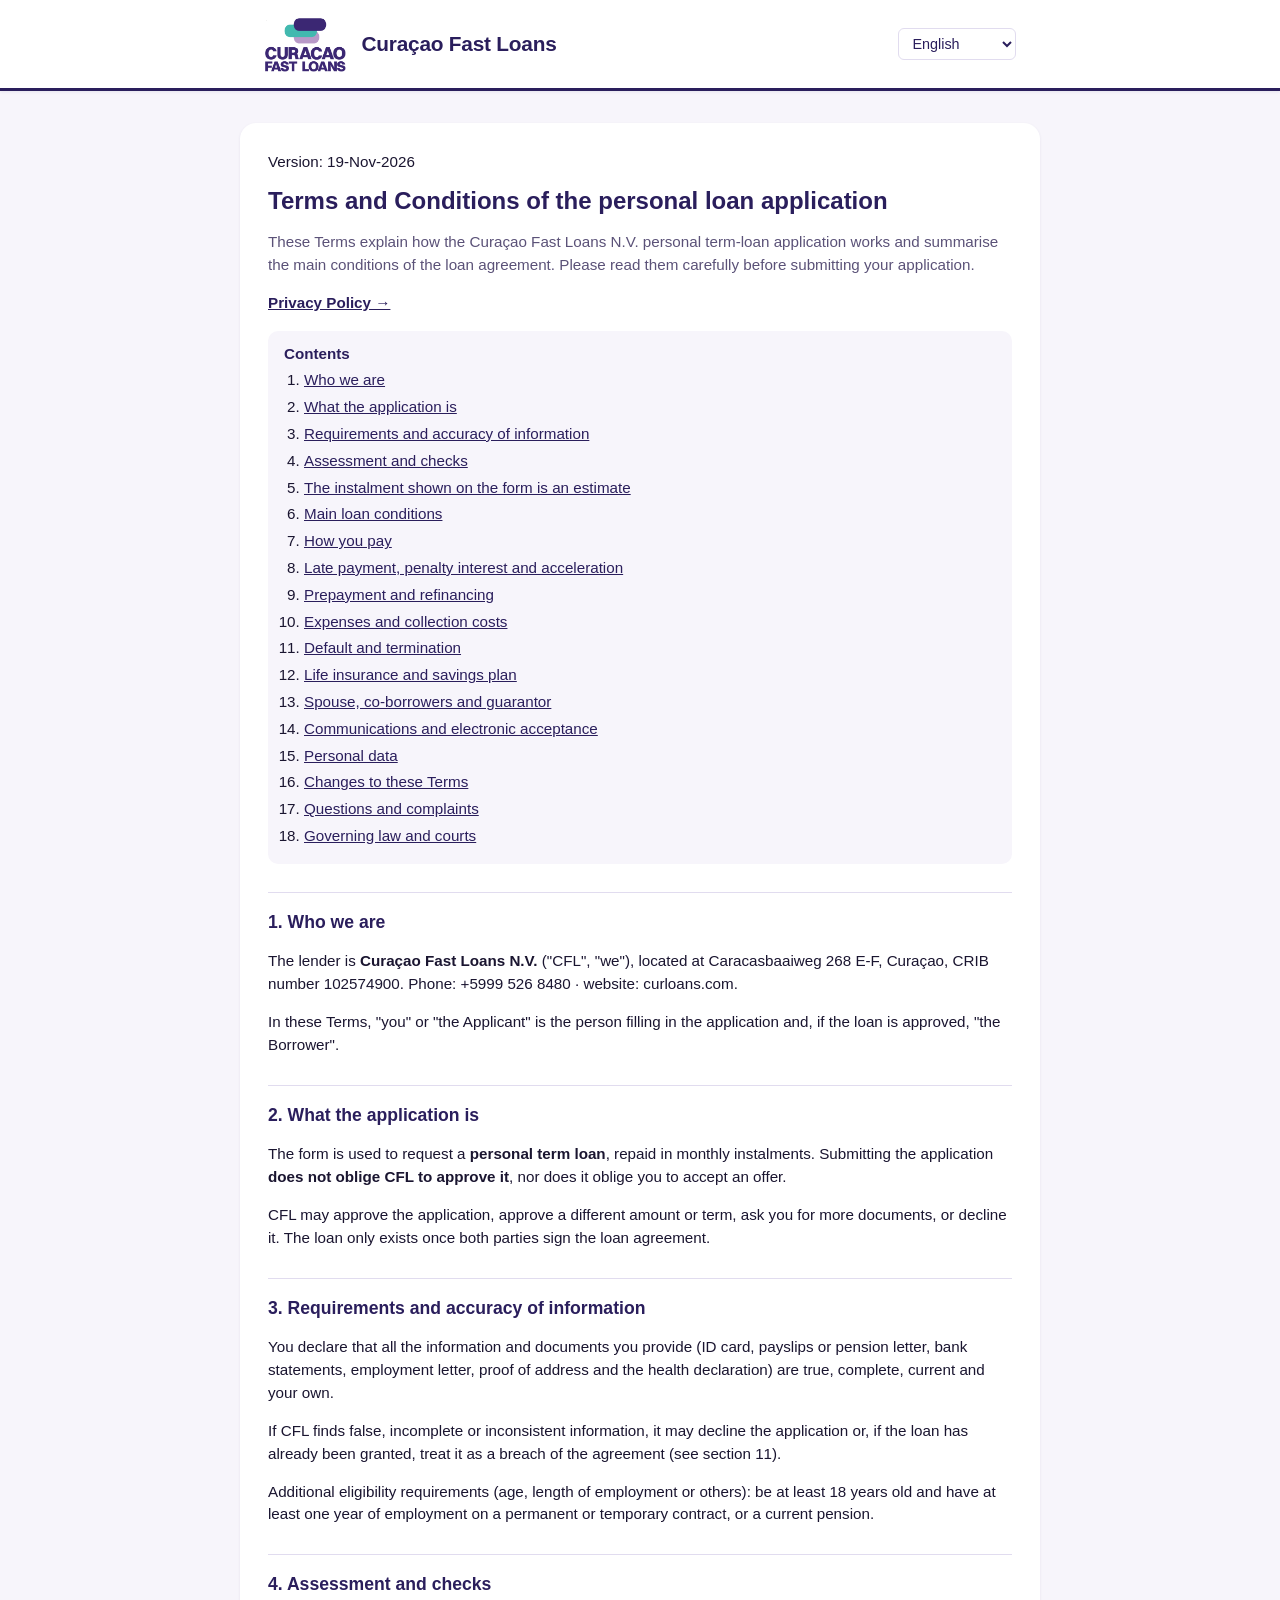
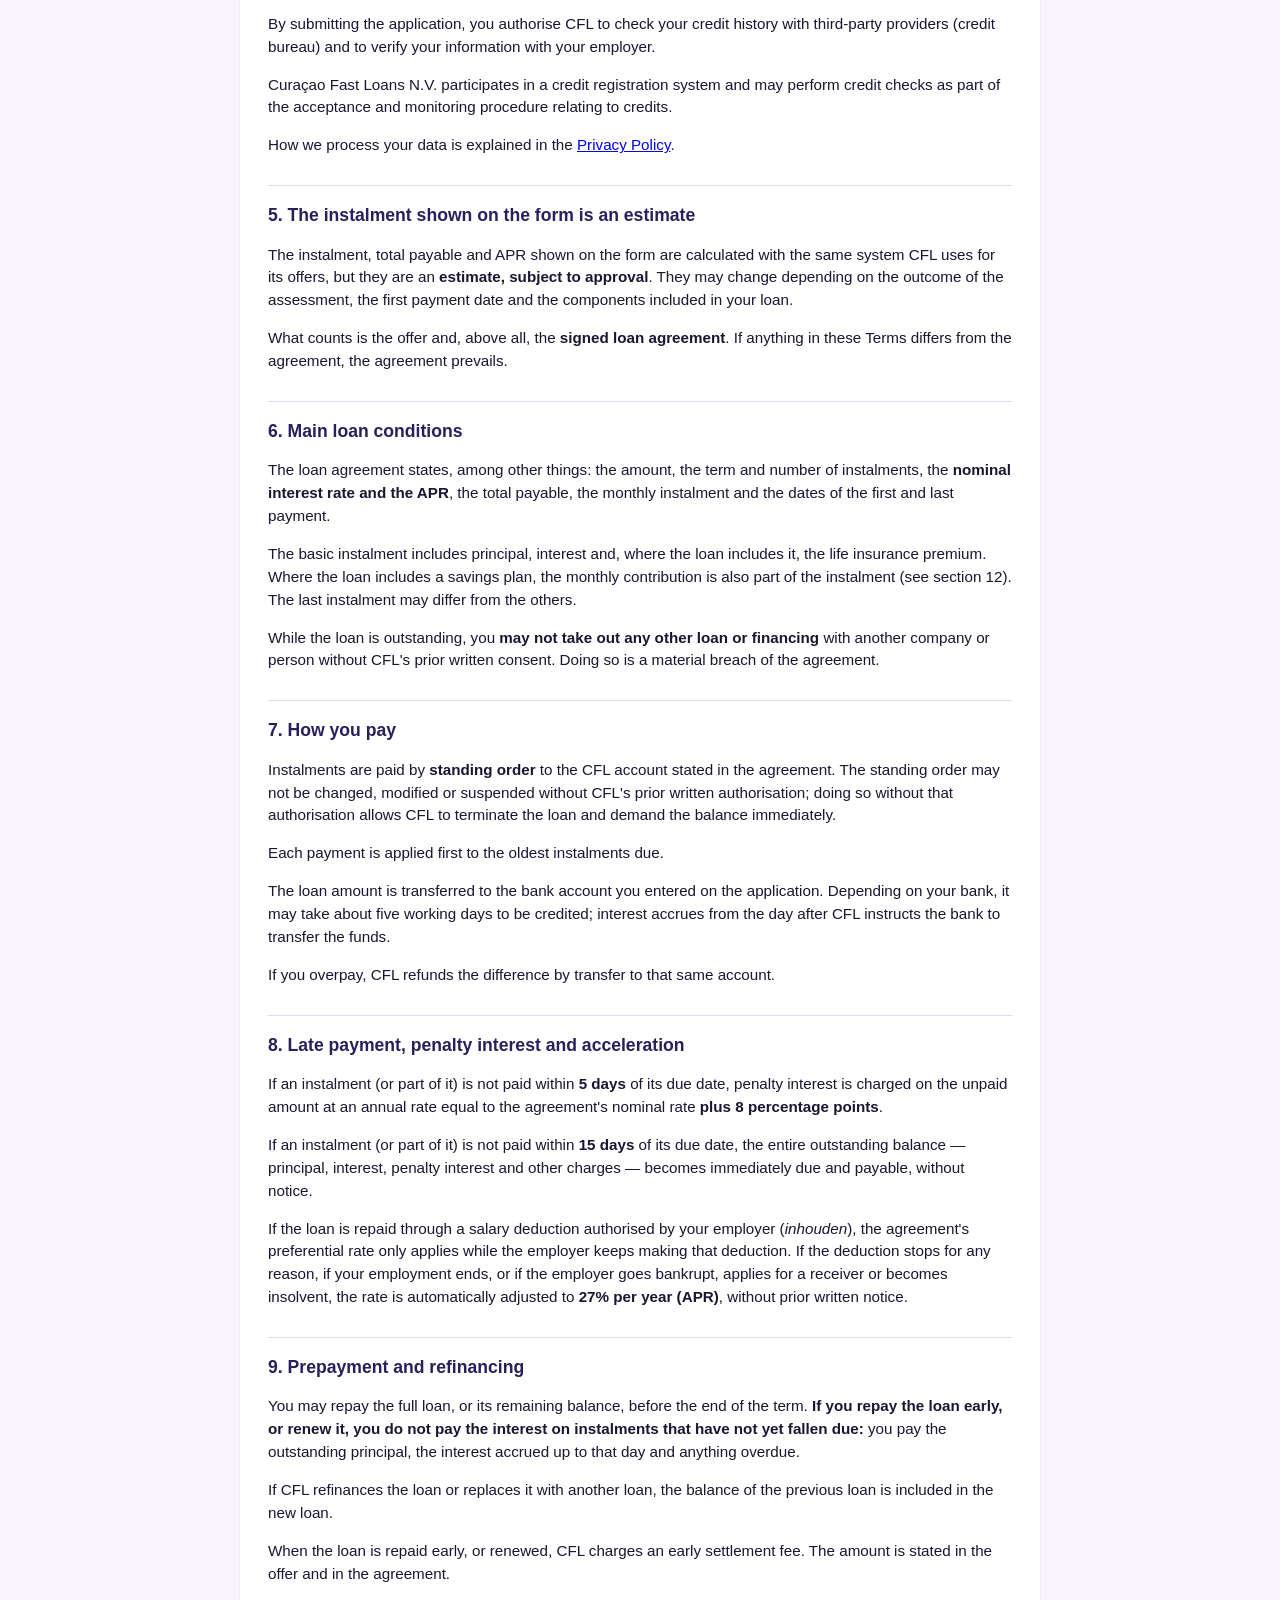
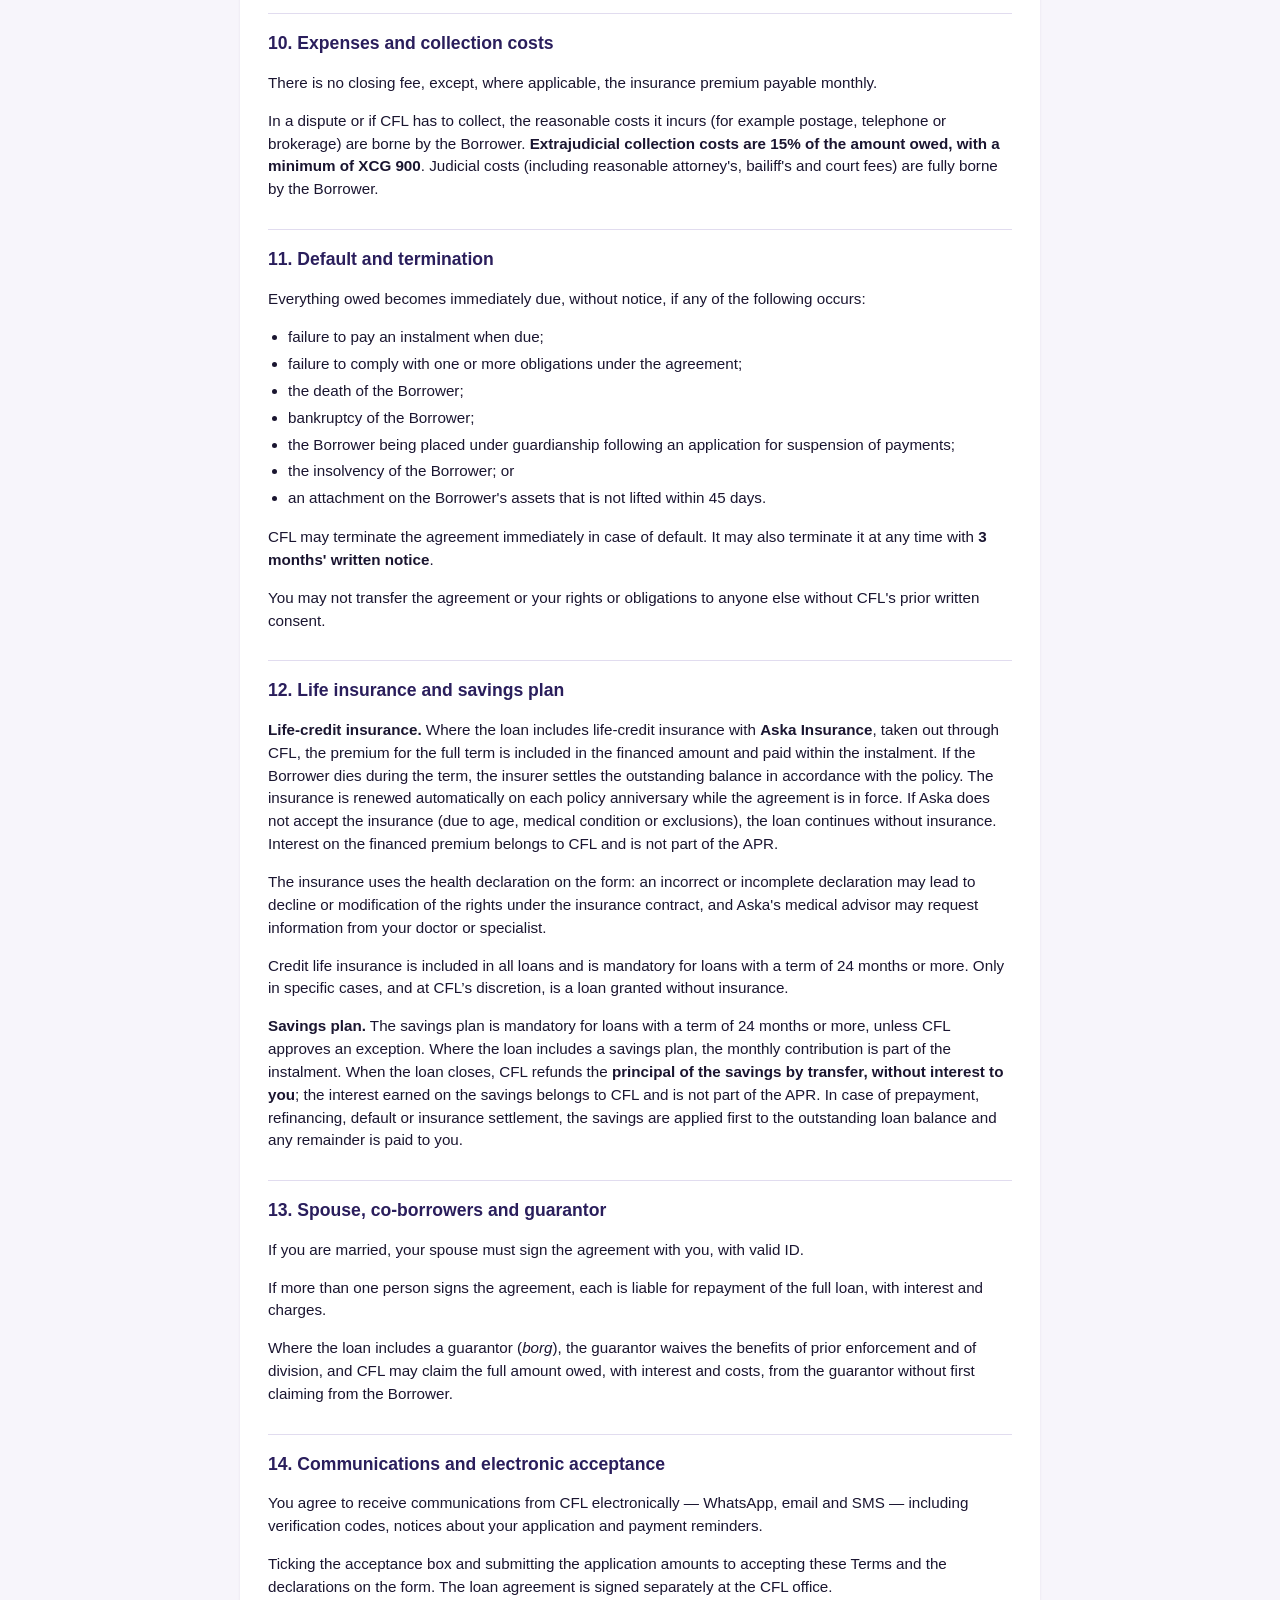
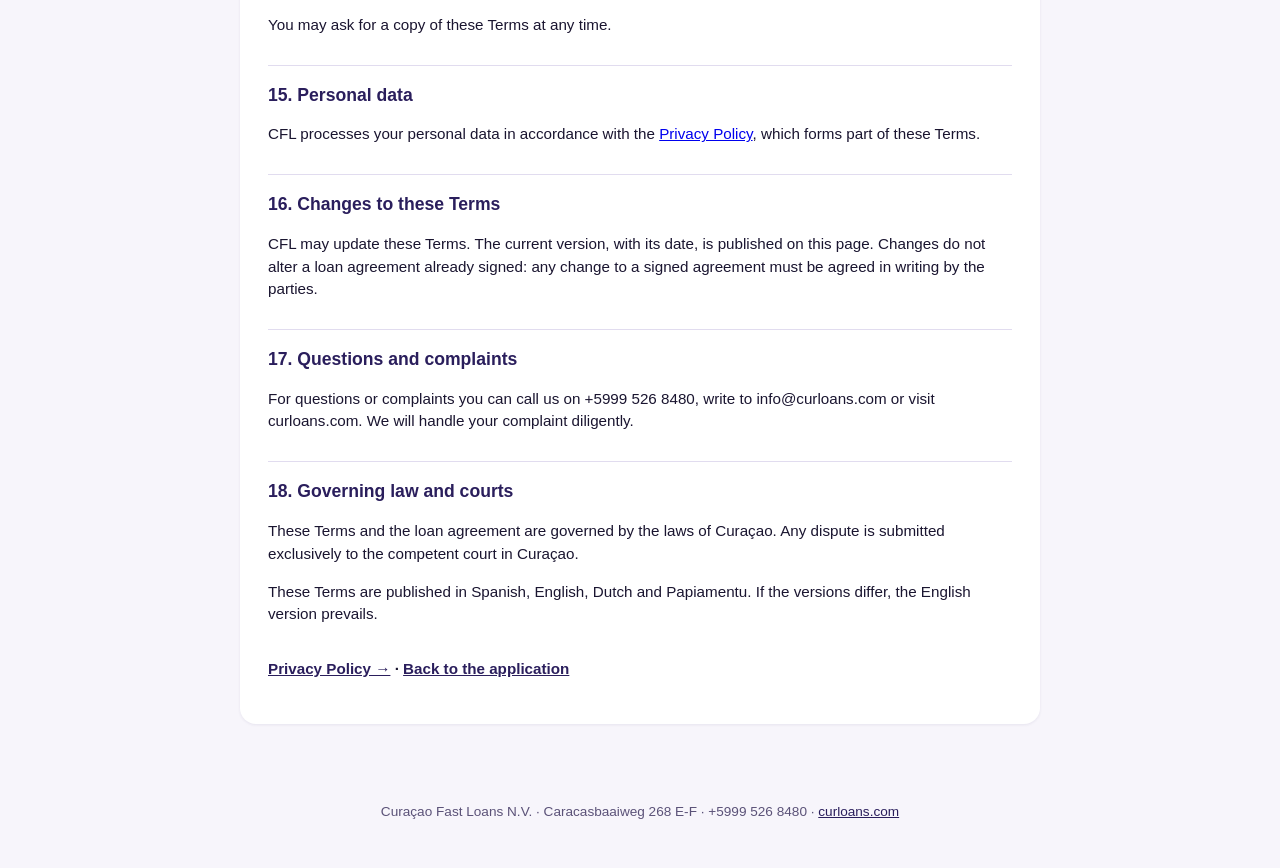
<file: terminos.html>
<!DOCTYPE html>
<html lang="es">
<head>
<meta charset="UTF-8">
<meta name="viewport" content="width=device-width, initial-scale=1.0">
<meta name="robots" content="noindex">
<title>Términos y Condiciones — Curaçao Fast Loans</title>
<link rel="stylesheet" href="styles.css">
<style>
  .legal { background: var(--cfl-surface); border-radius: var(--radius-lg); box-shadow: var(--shadow-sm); padding: 1.75rem; }
  .legal h1.doc-title { color: var(--cfl-primary); font-size: 1.5rem; line-height: 1.25; margin: .75rem 0 .5rem; }
  .legal h2 { color: var(--cfl-primary); font-size: 1.1rem; margin: 1.75rem 0 .5rem; padding-top: .25rem; border-top: 1px solid var(--cfl-border); padding-top: 1rem; }
  .legal p, .legal li { font-size: .95rem; color: var(--cfl-text); overflow-wrap: anywhere; }
  .legal ul, .legal ol { padding-left: 1.25rem; }
  .legal li { margin: .25rem 0; }
  .doc-intro { color: var(--cfl-text-soft) !important; }
  .doc-version { color: #64748b; font-size: .85rem; margin: 0 0 .5rem; }
  .draft-banner { display: flex; flex-wrap: wrap; justify-content: space-between; gap: .25rem .75rem; background: #FFF4D6; border: 2px solid var(--cfl-warning); color: #6B4E00; border-radius: var(--radius-md); padding: .6rem .9rem; font-size: .9rem; }
  .doc-toc { background: var(--cfl-bg); border-radius: var(--radius-md); padding: .75rem 1rem; margin: 1rem 0; }
  .doc-toc p { margin: 0 0 .25rem; font-weight: 700; color: var(--cfl-primary); }
  .doc-toc ol { margin: 0; }
  .doc-toc a, .doc-cross a { color: var(--cfl-primary); }
  .doc-cross { font-weight: 600; }
  .doc-cross-end { margin-top: 2rem; }
  .hueco { background: #FFE08A; color: #5A3E00; padding: 0 .25rem; border-radius: 3px; font-weight: 700; }
  @media (max-width: 640px) { .legal { padding: 1.1rem; } .legal h1.doc-title { font-size: 1.3rem; } }
</style>
</head>
<body>

<header class="hdr">
  <div class="hdr-inner">
    <img src="assets/logo.png" alt="Curaçao Fast Loans" class="logo" onerror="this.src='assets/logo-placeholder.svg'">
    <div class="hdr-text">
      <h1>Curaçao Fast Loans</h1>
    </div>
    <select id="langSwitch" class="lang-switch" aria-label="Language"><option value="pap">Papiamentu</option><option value="es">Español</option><option value="en">English</option><option value="nl">Nederlands</option></select>
  </div>
</header>

<main class="container legal">
<section class="lang-block" data-lang="es" lang="es" hidden>
<p class="doc-version">Versión: 19-nov-2026</p>
<h1 class="doc-title">Términos y Condiciones de la solicitud de préstamo personal</h1>
<p class="doc-intro">Estos Términos explican cómo funciona la solicitud de préstamo personal a plazo de Curaçao Fast Loans N.V. y resumen las condiciones principales del contrato de préstamo. Léalos con atención antes de enviar su solicitud.</p>
<p class="doc-cross"><a data-keep-lang href="privacidad.html">Política de Privacidad →</a></p>
<nav class="doc-toc"><p>Contenido</p><ol><li><a href="#es-s1">Quiénes somos</a></li><li><a href="#es-s2">Qué es la solicitud</a></li><li><a href="#es-s3">Requisitos y veracidad de la información</a></li><li><a href="#es-s4">Evaluación y consultas</a></li><li><a href="#es-s5">La cuota que ve en el formulario es un estimado</a></li><li><a href="#es-s6">Condiciones principales del préstamo</a></li><li><a href="#es-s7">Cómo se paga</a></li><li><a href="#es-s8">Atrasos, interés moratorio y vencimiento anticipado</a></li><li><a href="#es-s9">Pago anticipado y refinanciación</a></li><li><a href="#es-s10">Gastos y costos de cobranza</a></li><li><a href="#es-s11">Incumplimiento y terminación</a></li><li><a href="#es-s12">Seguro de vida y plan de ahorro</a></li><li><a href="#es-s13">Cónyuge, codeudores y fiador</a></li><li><a href="#es-s14">Comunicaciones y aceptación electrónica</a></li><li><a href="#es-s15">Datos personales</a></li><li><a href="#es-s16">Cambios a estos Términos</a></li><li><a href="#es-s17">Consultas y quejas</a></li><li><a href="#es-s18">Ley aplicable y tribunales</a></li></ol></nav>
<h2 id="es-s1">1. Quiénes somos</h2>
<p>El prestamista es <strong>Curaçao Fast Loans N.V.</strong> ("CFL", "nosotros"), con domicilio en Caracasbaaiweg 268 E-F, Curaçao, número CRIB 102574900. Teléfono: +5999 526 8480 · sitio web: curloans.com.</p>
<p>En estos Términos, "usted" o "el Solicitante" es la persona que llena la solicitud y, si el préstamo se aprueba, "el Prestatario".</p>
<h2 id="es-s2">2. Qué es la solicitud</h2>
<p>El formulario sirve para pedir un <strong>préstamo personal a plazo</strong>, que se paga en cuotas mensuales. Enviar la solicitud <strong>no obliga a CFL a aprobarla</strong> ni le obliga a usted a aceptar una oferta.</p>
<p>CFL puede aprobar la solicitud, aprobar un monto o plazo distinto del pedido, pedirle más documentos o rechazarla. El préstamo solo existe cuando ambas partes firman el contrato de préstamo.</p>
<h2 id="es-s3">3. Requisitos y veracidad de la información</h2>
<p>Usted declara que toda la información y todos los documentos que entrega (cédula, recibos de salario o carta de pensión, estados de cuenta, carta de trabajo, comprobante de domicilio y la declaración de salud) son verdaderos, completos, vigentes y le pertenecen.</p>
<p>Si CFL detecta información falsa, incompleta o inconsistente, puede rechazar la solicitud o, si el préstamo ya fue otorgado, tratarlo como un incumplimiento del contrato (véase la sección 11).</p>
<p>Requisitos adicionales de elegibilidad (edad, antigüedad laboral u otros): tener al menos 18 años y al menos un año de empleo, con contrato fijo o temporal, o una pensión vigente.</p>
<h2 id="es-s4">4. Evaluación y consultas</h2>
<p>Al enviar la solicitud, usted autoriza a CFL a verificar su historial de crédito con proveedores externos (buró de crédito) y a verificar su información con su empleador.</p>
<p>Curaçao Fast Loans N.V. participa en un sistema de registro de créditos y puede realizar verificaciones de crédito como parte del procedimiento de aceptación y de seguimiento de los créditos.</p>
<p>El tratamiento de sus datos se explica en la <a data-keep-lang href="privacidad.html">Política de Privacidad</a>.</p>
<h2 id="es-s5">5. La cuota que ve en el formulario es un estimado</h2>
<p>La cuota, el total a pagar y la TAE que muestra el formulario se calculan con el mismo sistema que usa CFL para sus ofertas, pero son un <strong>estimado sujeto a aprobación</strong>. Pueden cambiar según el resultado de la evaluación, la fecha del primer pago y los componentes que incluya su préstamo.</p>
<p>Lo que vale es lo que diga la oferta y, sobre todo, el <strong>contrato de préstamo firmado</strong>. Si algo de estos Términos no coincide con el contrato, manda el contrato.</p>
<h2 id="es-s6">6. Condiciones principales del préstamo</h2>
<p>El contrato de préstamo indica, entre otros datos: el monto, el plazo y el número de cuotas, la <strong>tasa de interés nominal y la TAE</strong>, el total a pagar, la cuota mensual y las fechas del primer y del último pago.</p>
<p>La cuota básica incluye capital, interés y, cuando el préstamo lo incluya, la prima del seguro de vida. Cuando el préstamo incluya plan de ahorro, el aporte mensual también forma parte de la cuota (véase la sección 12). La última cuota puede ser distinta de las demás.</p>
<p>Mientras el préstamo esté vigente, usted <strong>no puede tomar otro préstamo o financiamiento</strong> con otra empresa o persona sin el permiso previo y por escrito de CFL. Hacerlo es un incumplimiento grave del contrato.</p>
<h2 id="es-s7">7. Cómo se paga</h2>
<p>Las cuotas se pagan mediante <strong>orden permanente de pago (standing order)</strong> a la cuenta de CFL indicada en el contrato. La orden no puede cambiarse, modificarse ni suspenderse sin autorización previa y por escrito de CFL; hacerlo sin esa autorización permite a CFL terminar el préstamo y exigir de inmediato el saldo.</p>
<p>Cada pago se aplica primero a las cuotas vencidas más antiguas.</p>
<p>El dinero del préstamo se transfiere a la cuenta bancaria que usted indicó en la solicitud. Según su banco, puede tardar unos cinco días hábiles en acreditarse; el interés corre desde el día siguiente a que CFL instruye la transferencia al banco.</p>
<p>Si usted paga de más, CFL le devuelve la diferencia por transferencia a esa misma cuenta.</p>
<h2 id="es-s8">8. Atrasos, interés moratorio y vencimiento anticipado</h2>
<p>Si una cuota (o parte de ella) no se paga dentro de los <strong>5 días</strong> siguientes a su vencimiento, se cobra un interés moratorio sobre lo impagado, a una tasa anual igual a la tasa nominal del contrato <strong>más 8 puntos porcentuales</strong>.</p>
<p>Si una cuota (o parte de ella) no se paga dentro de los <strong>15 días</strong> siguientes a su vencimiento, todo el saldo pendiente —capital, intereses, intereses moratorios y demás cargos— se vuelve exigible de inmediato, sin aviso previo.</p>
<p>Si el préstamo se paga mediante descuento de salario autorizado por su empleador (<em>inhouden</em>), la tasa preferencial del contrato solo se aplica mientras el empleador cumpla ese descuento. Si el descuento deja de aplicarse por cualquier motivo, si termina su contrato de trabajo, o si el empleador quiebra, pide un administrador o se vuelve insolvente, la tasa se ajusta automáticamente al <strong>27% anual (TAE)</strong>, sin aviso previo por escrito.</p>
<h2 id="es-s9">9. Pago anticipado y refinanciación</h2>
<p>Usted puede pagar el total del préstamo, o su saldo, antes del final del plazo. <strong>Si cancela el préstamo antes de tiempo, o lo renueva, no paga el interés de las cuotas que todavía no vencieron:</strong> paga el saldo de capital, el interés corrido hasta ese día y lo que tenga vencido.</p>
<p>Si CFL refinancia el préstamo o lo reemplaza por otro, el saldo del préstamo anterior se incluye en el nuevo préstamo.</p>
<p>Al cancelar el préstamo antes de tiempo, o al renovarlo, CFL cobra una comisión de precancelación. Su monto figura en la oferta y en el contrato.</p>
<h2 id="es-s10">10. Gastos y costos de cobranza</h2>
<p>No hay comisión de apertura, salvo, si aplica, la prima del seguro, que se paga mensualmente.</p>
<p>Si hay una disputa o CFL tiene que cobrar, los costos razonables en que incurra (por ejemplo correo, teléfono o intermediación) corren por cuenta del Prestatario. Los <strong>costos de cobranza extrajudicial son el 15% de lo adeudado, con un mínimo de XCG 900</strong>. Los costos judiciales (incluidos honorarios razonables de abogado, alguacil y tasas del tribunal) corren íntegramente por cuenta del Prestatario.</p>
<h2 id="es-s11">11. Incumplimiento y terminación</h2>
<p>Todo lo adeudado se vuelve exigible de inmediato, sin aviso, si ocurre alguno de estos hechos:</p><ul><li>no pagar una cuota a su vencimiento;</li><li>no cumplir una o más obligaciones del contrato;</li><li>el fallecimiento del Prestatario;</li><li>la quiebra del Prestatario;</li><li>la puesta bajo curatela del Prestatario a raíz de su solicitud de suspensión de pagos;</li><li>la insolvencia del Prestatario; o</li><li>un embargo sobre bienes del Prestatario que no se levante dentro de los 45 días.</li></ul><p>CFL puede terminar el contrato de inmediato en caso de incumplimiento. También puede terminarlo en cualquier momento con un <strong>aviso por escrito de 3 meses</strong>.</p>
<p>Usted no puede ceder el contrato ni sus derechos u obligaciones a otra persona sin el permiso previo y por escrito de CFL.</p>
<h2 id="es-s12">12. Seguro de vida y plan de ahorro</h2>
<p><strong>Seguro de vida-crédito.</strong> Cuando el préstamo incluya seguro de vida-crédito con <strong>Aska Insurance</strong>, contratado a través de CFL, la prima por todo el plazo se incluye en el monto financiado y se paga dentro de la cuota. Si el Prestatario fallece durante el plazo, la aseguradora liquida el saldo pendiente según la póliza. El seguro se renueva automáticamente en cada aniversario de la póliza mientras el contrato esté vigente. Si Aska no acepta el seguro (por edad, condición médica o exclusiones), el préstamo sigue sin seguro. El interés sobre la prima financiada corresponde a CFL y no forma parte de la TAE.</p>
<p>Para el seguro se usa la declaración de salud del formulario: una declaración incorrecta o incompleta puede llevar al rechazo o a la modificación de los derechos bajo el contrato de seguro, y el asesor médico de Aska puede pedir información a su médico o especialista.</p>
<p>El seguro de vida-crédito se incluye en todos los préstamos y es obligatorio en los préstamos a un plazo de 24 meses o más. Solo en casos puntuales, y por decisión de CFL, se otorga un préstamo sin seguro.</p>
<p><strong>Plan de ahorro.</strong> El plan de ahorro es obligatorio en los préstamos a un plazo de 24 meses o más, salvo una excepción aprobada por CFL. Cuando el préstamo incluya plan de ahorro, el aporte mensual forma parte de la cuota. Al cerrar el préstamo, CFL le devuelve por transferencia el <strong>capital ahorrado, sin intereses a su favor</strong>; el interés generado por el ahorro corresponde a CFL y no forma parte de la TAE. En caso de pago anticipado, refinanciación, incumplimiento o liquidación del seguro, el ahorro se aplica primero a cubrir el saldo pendiente del préstamo y el resto se le paga a usted.</p>
<h2 id="es-s13">13. Cónyuge, codeudores y fiador</h2>
<p>Si usted está casado(a), su cónyuge debe firmar el contrato junto con usted, con identificación vigente.</p>
<p>Si el contrato lo firma más de una persona, cada una responde por el pago total del préstamo, con sus intereses y cargos.</p>
<p>Cuando el préstamo incluya un fiador (<em>borg</em>), el fiador renuncia a los beneficios de excusión y de división, y CFL puede cobrarle a él el total adeudado, con intereses y costos, sin tener que cobrar antes al Prestatario.</p>
<h2 id="es-s14">14. Comunicaciones y aceptación electrónica</h2>
<p>Usted acepta recibir comunicaciones de CFL por medios electrónicos —WhatsApp, correo electrónico y SMS—, incluidos códigos de verificación, avisos sobre su solicitud y recordatorios de pago.</p>
<p>Marcar la casilla de aceptación y enviar la solicitud equivale a aceptar estos Términos y las declaraciones del formulario. El contrato de préstamo se firma por separado en la oficina de CFL.</p>
<p>Puede pedir una copia de estos Términos en cualquier momento.</p>
<h2 id="es-s15">15. Datos personales</h2>
<p>CFL trata sus datos personales según la <a data-keep-lang href="privacidad.html">Política de Privacidad</a>, que forma parte de estos Términos.</p>
<h2 id="es-s16">16. Cambios a estos Términos</h2>
<p>CFL puede actualizar estos Términos. La versión vigente, con su fecha, se publica en esta página. Los cambios no modifican un contrato de préstamo ya firmado: cualquier cambio a un contrato firmado debe acordarse por escrito entre las partes.</p>
<h2 id="es-s17">17. Consultas y quejas</h2>
<p>Para consultas o quejas puede llamarnos al +5999 526 8480, escribir a info@curloans.com o visitar curloans.com. Atenderemos su queja con diligencia.</p>
<h2 id="es-s18">18. Ley aplicable y tribunales</h2>
<p>Estos Términos y el contrato de préstamo se rigen por las leyes de Curaçao. Cualquier disputa se somete exclusivamente al tribunal competente de Curaçao.</p>
<p>Estos Términos se publican en español, inglés, neerlandés y papiamento. Si hay diferencias entre versiones, prevalece la versión en inglés.</p>
<p class="doc-cross doc-cross-end"><a data-keep-lang href="privacidad.html">Política de Privacidad →</a> · <a data-keep-lang href="index.html">Volver a la solicitud</a></p>
</section>

<section class="lang-block" data-lang="en" lang="en" hidden>
<p class="doc-version">Version: 19-Nov-2026</p>
<h1 class="doc-title">Terms and Conditions of the personal loan application</h1>
<p class="doc-intro">These Terms explain how the Curaçao Fast Loans N.V. personal term-loan application works and summarise the main conditions of the loan agreement. Please read them carefully before submitting your application.</p>
<p class="doc-cross"><a data-keep-lang href="privacidad.html">Privacy Policy →</a></p>
<nav class="doc-toc"><p>Contents</p><ol><li><a href="#en-s1">Who we are</a></li><li><a href="#en-s2">What the application is</a></li><li><a href="#en-s3">Requirements and accuracy of information</a></li><li><a href="#en-s4">Assessment and checks</a></li><li><a href="#en-s5">The instalment shown on the form is an estimate</a></li><li><a href="#en-s6">Main loan conditions</a></li><li><a href="#en-s7">How you pay</a></li><li><a href="#en-s8">Late payment, penalty interest and acceleration</a></li><li><a href="#en-s9">Prepayment and refinancing</a></li><li><a href="#en-s10">Expenses and collection costs</a></li><li><a href="#en-s11">Default and termination</a></li><li><a href="#en-s12">Life insurance and savings plan</a></li><li><a href="#en-s13">Spouse, co-borrowers and guarantor</a></li><li><a href="#en-s14">Communications and electronic acceptance</a></li><li><a href="#en-s15">Personal data</a></li><li><a href="#en-s16">Changes to these Terms</a></li><li><a href="#en-s17">Questions and complaints</a></li><li><a href="#en-s18">Governing law and courts</a></li></ol></nav>
<h2 id="en-s1">1. Who we are</h2>
<p>The lender is <strong>Curaçao Fast Loans N.V.</strong> ("CFL", "we"), located at Caracasbaaiweg 268 E-F, Curaçao, CRIB number 102574900. Phone: +5999 526 8480 · website: curloans.com.</p>
<p>In these Terms, "you" or "the Applicant" is the person filling in the application and, if the loan is approved, "the Borrower".</p>
<h2 id="en-s2">2. What the application is</h2>
<p>The form is used to request a <strong>personal term loan</strong>, repaid in monthly instalments. Submitting the application <strong>does not oblige CFL to approve it</strong>, nor does it oblige you to accept an offer.</p>
<p>CFL may approve the application, approve a different amount or term, ask you for more documents, or decline it. The loan only exists once both parties sign the loan agreement.</p>
<h2 id="en-s3">3. Requirements and accuracy of information</h2>
<p>You declare that all the information and documents you provide (ID card, payslips or pension letter, bank statements, employment letter, proof of address and the health declaration) are true, complete, current and your own.</p>
<p>If CFL finds false, incomplete or inconsistent information, it may decline the application or, if the loan has already been granted, treat it as a breach of the agreement (see section 11).</p>
<p>Additional eligibility requirements (age, length of employment or others): be at least 18 years old and have at least one year of employment on a permanent or temporary contract, or a current pension.</p>
<h2 id="en-s4">4. Assessment and checks</h2>
<p>By submitting the application, you authorise CFL to check your credit history with third-party providers (credit bureau) and to verify your information with your employer.</p>
<p>Curaçao Fast Loans N.V. participates in a credit registration system and may perform credit checks as part of the acceptance and monitoring procedure relating to credits.</p>
<p>How we process your data is explained in the <a data-keep-lang href="privacidad.html">Privacy Policy</a>.</p>
<h2 id="en-s5">5. The instalment shown on the form is an estimate</h2>
<p>The instalment, total payable and APR shown on the form are calculated with the same system CFL uses for its offers, but they are an <strong>estimate, subject to approval</strong>. They may change depending on the outcome of the assessment, the first payment date and the components included in your loan.</p>
<p>What counts is the offer and, above all, the <strong>signed loan agreement</strong>. If anything in these Terms differs from the agreement, the agreement prevails.</p>
<h2 id="en-s6">6. Main loan conditions</h2>
<p>The loan agreement states, among other things: the amount, the term and number of instalments, the <strong>nominal interest rate and the APR</strong>, the total payable, the monthly instalment and the dates of the first and last payment.</p>
<p>The basic instalment includes principal, interest and, where the loan includes it, the life insurance premium. Where the loan includes a savings plan, the monthly contribution is also part of the instalment (see section 12). The last instalment may differ from the others.</p>
<p>While the loan is outstanding, you <strong>may not take out any other loan or financing</strong> with another company or person without CFL's prior written consent. Doing so is a material breach of the agreement.</p>
<h2 id="en-s7">7. How you pay</h2>
<p>Instalments are paid by <strong>standing order</strong> to the CFL account stated in the agreement. The standing order may not be changed, modified or suspended without CFL's prior written authorisation; doing so without that authorisation allows CFL to terminate the loan and demand the balance immediately.</p>
<p>Each payment is applied first to the oldest instalments due.</p>
<p>The loan amount is transferred to the bank account you entered on the application. Depending on your bank, it may take about five working days to be credited; interest accrues from the day after CFL instructs the bank to transfer the funds.</p>
<p>If you overpay, CFL refunds the difference by transfer to that same account.</p>
<h2 id="en-s8">8. Late payment, penalty interest and acceleration</h2>
<p>If an instalment (or part of it) is not paid within <strong>5 days</strong> of its due date, penalty interest is charged on the unpaid amount at an annual rate equal to the agreement's nominal rate <strong>plus 8 percentage points</strong>.</p>
<p>If an instalment (or part of it) is not paid within <strong>15 days</strong> of its due date, the entire outstanding balance — principal, interest, penalty interest and other charges — becomes immediately due and payable, without notice.</p>
<p>If the loan is repaid through a salary deduction authorised by your employer (<em>inhouden</em>), the agreement's preferential rate only applies while the employer keeps making that deduction. If the deduction stops for any reason, if your employment ends, or if the employer goes bankrupt, applies for a receiver or becomes insolvent, the rate is automatically adjusted to <strong>27% per year (APR)</strong>, without prior written notice.</p>
<h2 id="en-s9">9. Prepayment and refinancing</h2>
<p>You may repay the full loan, or its remaining balance, before the end of the term. <strong>If you repay the loan early, or renew it, you do not pay the interest on instalments that have not yet fallen due:</strong> you pay the outstanding principal, the interest accrued up to that day and anything overdue.</p>
<p>If CFL refinances the loan or replaces it with another loan, the balance of the previous loan is included in the new loan.</p>
<p>When the loan is repaid early, or renewed, CFL charges an early settlement fee. The amount is stated in the offer and in the agreement.</p>
<h2 id="en-s10">10. Expenses and collection costs</h2>
<p>There is no closing fee, except, where applicable, the insurance premium payable monthly.</p>
<p>In a dispute or if CFL has to collect, the reasonable costs it incurs (for example postage, telephone or brokerage) are borne by the Borrower. <strong>Extrajudicial collection costs are 15% of the amount owed, with a minimum of XCG 900</strong>. Judicial costs (including reasonable attorney's, bailiff's and court fees) are fully borne by the Borrower.</p>
<h2 id="en-s11">11. Default and termination</h2>
<p>Everything owed becomes immediately due, without notice, if any of the following occurs:</p><ul><li>failure to pay an instalment when due;</li><li>failure to comply with one or more obligations under the agreement;</li><li>the death of the Borrower;</li><li>bankruptcy of the Borrower;</li><li>the Borrower being placed under guardianship following an application for suspension of payments;</li><li>the insolvency of the Borrower; or</li><li>an attachment on the Borrower's assets that is not lifted within 45 days.</li></ul><p>CFL may terminate the agreement immediately in case of default. It may also terminate it at any time with <strong>3 months' written notice</strong>.</p>
<p>You may not transfer the agreement or your rights or obligations to anyone else without CFL's prior written consent.</p>
<h2 id="en-s12">12. Life insurance and savings plan</h2>
<p><strong>Life-credit insurance.</strong> Where the loan includes life-credit insurance with <strong>Aska Insurance</strong>, taken out through CFL, the premium for the full term is included in the financed amount and paid within the instalment. If the Borrower dies during the term, the insurer settles the outstanding balance in accordance with the policy. The insurance is renewed automatically on each policy anniversary while the agreement is in force. If Aska does not accept the insurance (due to age, medical condition or exclusions), the loan continues without insurance. Interest on the financed premium belongs to CFL and is not part of the APR.</p>
<p>The insurance uses the health declaration on the form: an incorrect or incomplete declaration may lead to decline or modification of the rights under the insurance contract, and Aska's medical advisor may request information from your doctor or specialist.</p>
<p>Credit life insurance is included in all loans and is mandatory for loans with a term of 24 months or more. Only in specific cases, and at CFL’s discretion, is a loan granted without insurance.</p>
<p><strong>Savings plan.</strong> The savings plan is mandatory for loans with a term of 24 months or more, unless CFL approves an exception. Where the loan includes a savings plan, the monthly contribution is part of the instalment. When the loan closes, CFL refunds the <strong>principal of the savings by transfer, without interest to you</strong>; the interest earned on the savings belongs to CFL and is not part of the APR. In case of prepayment, refinancing, default or insurance settlement, the savings are applied first to the outstanding loan balance and any remainder is paid to you.</p>
<h2 id="en-s13">13. Spouse, co-borrowers and guarantor</h2>
<p>If you are married, your spouse must sign the agreement with you, with valid ID.</p>
<p>If more than one person signs the agreement, each is liable for repayment of the full loan, with interest and charges.</p>
<p>Where the loan includes a guarantor (<em>borg</em>), the guarantor waives the benefits of prior enforcement and of division, and CFL may claim the full amount owed, with interest and costs, from the guarantor without first claiming from the Borrower.</p>
<h2 id="en-s14">14. Communications and electronic acceptance</h2>
<p>You agree to receive communications from CFL electronically — WhatsApp, email and SMS — including verification codes, notices about your application and payment reminders.</p>
<p>Ticking the acceptance box and submitting the application amounts to accepting these Terms and the declarations on the form. The loan agreement is signed separately at the CFL office.</p>
<p>You may ask for a copy of these Terms at any time.</p>
<h2 id="en-s15">15. Personal data</h2>
<p>CFL processes your personal data in accordance with the <a data-keep-lang href="privacidad.html">Privacy Policy</a>, which forms part of these Terms.</p>
<h2 id="en-s16">16. Changes to these Terms</h2>
<p>CFL may update these Terms. The current version, with its date, is published on this page. Changes do not alter a loan agreement already signed: any change to a signed agreement must be agreed in writing by the parties.</p>
<h2 id="en-s17">17. Questions and complaints</h2>
<p>For questions or complaints you can call us on +5999 526 8480, write to info@curloans.com or visit curloans.com. We will handle your complaint diligently.</p>
<h2 id="en-s18">18. Governing law and courts</h2>
<p>These Terms and the loan agreement are governed by the laws of Curaçao. Any dispute is submitted exclusively to the competent court in Curaçao.</p>
<p>These Terms are published in Spanish, English, Dutch and Papiamentu. If the versions differ, the English version prevails.</p>
<p class="doc-cross doc-cross-end"><a data-keep-lang href="privacidad.html">Privacy Policy →</a> · <a data-keep-lang href="index.html">Back to the application</a></p>
</section>

<section class="lang-block" data-lang="nl" lang="nl" hidden>
<p class="doc-version">Versie: 19-nov-2026</p>
<h1 class="doc-title">Algemene voorwaarden voor de aanvraag van een persoonlijke lening</h1>
<p class="doc-intro">Deze Voorwaarden leggen uit hoe de aanvraag van een persoonlijke lening met looptijd bij Curaçao Fast Loans N.V. werkt en vatten de belangrijkste voorwaarden van de leningsovereenkomst samen. Leest u ze zorgvuldig voordat u uw aanvraag indient.</p>
<p class="doc-cross"><a data-keep-lang href="privacidad.html">Privacybeleid →</a></p>
<nav class="doc-toc"><p>Inhoud</p><ol><li><a href="#nl-s1">Wie wij zijn</a></li><li><a href="#nl-s2">Wat de aanvraag is</a></li><li><a href="#nl-s3">Vereisten en juistheid van gegevens</a></li><li><a href="#nl-s4">Beoordeling en controles</a></li><li><a href="#nl-s5">Het termijnbedrag in het formulier is een schatting</a></li><li><a href="#nl-s6">Belangrijkste voorwaarden van de lening</a></li><li><a href="#nl-s7">Hoe u betaalt</a></li><li><a href="#nl-s8">Achterstand, boeterente en vervroegde opeisbaarheid</a></li><li><a href="#nl-s9">Vervroegde aflossing en herfinanciering</a></li><li><a href="#nl-s10">Kosten en incassokosten</a></li><li><a href="#nl-s11">Tekortkoming en beëindiging</a></li><li><a href="#nl-s12">Levensverzekering en spaarplan</a></li><li><a href="#nl-s13">Echtgeno(o)t(e), medeschuldenaars en borg</a></li><li><a href="#nl-s14">Communicatie en elektronische aanvaarding</a></li><li><a href="#nl-s15">Persoonsgegevens</a></li><li><a href="#nl-s16">Wijzigingen van deze Voorwaarden</a></li><li><a href="#nl-s17">Vragen en klachten</a></li><li><a href="#nl-s18">Toepasselijk recht en bevoegde rechter</a></li></ol></nav>
<h2 id="nl-s1">1. Wie wij zijn</h2>
<p>De kredietgever is <strong>Curaçao Fast Loans N.V.</strong> ("CFL", "wij"), gevestigd aan de Caracasbaaiweg 268 E-F, Curaçao, CRIB-nummer 102574900. Telefoon: +5999 526 8480 · website: curloans.com.</p>
<p>In deze Voorwaarden is "u" of "de Aanvrager" de persoon die de aanvraag invult en, als de lening wordt goedgekeurd, "de Kredietnemer".</p>
<h2 id="nl-s2">2. Wat de aanvraag is</h2>
<p>Met het formulier vraagt u een <strong>persoonlijke lening met looptijd</strong> aan, die u in maandelijkse termijnen terugbetaalt. Het indienen van de aanvraag <strong>verplicht CFL niet tot goedkeuring</strong> en verplicht u niet om een aanbod te aanvaarden.</p>
<p>CFL kan de aanvraag goedkeuren, een ander bedrag of een andere looptijd goedkeuren, u om meer documenten vragen of de aanvraag afwijzen. De lening bestaat pas wanneer beide partijen de leningsovereenkomst hebben ondertekend.</p>
<h2 id="nl-s3">3. Vereisten en juistheid van gegevens</h2>
<p>U verklaart dat alle gegevens en documenten die u verstrekt (sédula, loonstroken of pensioenbrief, bankafschriften, werkgeversverklaring, bewijs van adres en de gezondheidsverklaring) juist, volledig, actueel en van uzelf zijn.</p>
<p>Als CFL onjuiste, onvolledige of tegenstrijdige gegevens vaststelt, kan CFL de aanvraag afwijzen of, als de lening al is verstrekt, dit behandelen als een tekortkoming in de nakoming van de overeenkomst (zie artikel 11).</p>
<p>Aanvullende voorwaarden (leeftijd, duur van het dienstverband of andere): minimaal 18 jaar oud zijn en minimaal één jaar in dienst zijn, met een vast of tijdelijk contract, of een lopend pensioen ontvangen.</p>
<h2 id="nl-s4">4. Beoordeling en controles</h2>
<p>Door de aanvraag in te dienen, machtigt u CFL om uw kredietverleden te controleren bij externe aanbieders (kredietbureau) en uw gegevens te verifiëren bij uw werkgever.</p>
<p>Curaçao Fast Loans N.V. neemt deel aan een systeem van kredietregistratie en kan kredietcontroles uitvoeren als onderdeel van de acceptatie- en controleprocedure van kredieten.</p>
<p>Hoe wij uw gegevens verwerken, leest u in het <a data-keep-lang href="privacidad.html">Privacybeleid</a>.</p>
<h2 id="nl-s5">5. Het termijnbedrag in het formulier is een schatting</h2>
<p>Het termijnbedrag, het totaal te betalen bedrag en het JKP (jaarlijks kostenpercentage) die het formulier toont, worden berekend met hetzelfde systeem dat CFL voor zijn aanbiedingen gebruikt, maar zijn een <strong>schatting, onder voorbehoud van goedkeuring</strong>. Zij kunnen wijzigen afhankelijk van de uitkomst van de beoordeling, de datum van de eerste betaling en de onderdelen van uw lening.</p>
<p>Bepalend is het aanbod en vooral de <strong>ondertekende leningsovereenkomst</strong>. Als iets in deze Voorwaarden afwijkt van de overeenkomst, gaat de overeenkomst voor.</p>
<h2 id="nl-s6">6. Belangrijkste voorwaarden van de lening</h2>
<p>De leningsovereenkomst vermeldt onder meer: het bedrag, de looptijd en het aantal termijnen, de <strong>nominale rente en het JKP</strong>, het totaal te betalen bedrag, het maandelijkse termijnbedrag en de data van de eerste en de laatste betaling.</p>
<p>Het basistermijnbedrag omvat aflossing, rente en, als de lening die omvat, de premie van de levensverzekering. Als de lening een spaarplan omvat, maakt ook de maandelijkse inleg deel uit van de termijn (zie artikel 12). De laatste termijn kan afwijken van de andere.</p>
<p>Zolang de lening loopt, mag u <strong>geen andere lening of financiering</strong> aangaan bij een ander bedrijf of persoon zonder voorafgaande schriftelijke toestemming van CFL. Doet u dat toch, dan is dat een ernstige tekortkoming in de nakoming van de overeenkomst.</p>
<h2 id="nl-s7">7. Hoe u betaalt</h2>
<p>De termijnen worden betaald via een <strong>doorlopende betalingsopdracht (standing order)</strong> naar de rekening van CFL die in de overeenkomst staat. De opdracht mag niet worden gewijzigd of stopgezet zonder voorafgaande schriftelijke toestemming van CFL; doet u dat toch, dan mag CFL de lening beëindigen en het saldo direct opeisen.</p>
<p>Elke betaling wordt eerst toegerekend aan de oudste vervallen termijnen.</p>
<p>Het leenbedrag wordt overgemaakt naar de bankrekening die u in de aanvraag hebt opgegeven. Afhankelijk van uw bank kan het ongeveer vijf werkdagen duren voordat het is bijgeschreven; de rente loopt vanaf de dag nadat CFL de bank opdracht heeft gegeven tot overmaking.</p>
<p>Als u te veel betaalt, stort CFL het verschil terug op diezelfde rekening.</p>
<h2 id="nl-s8">8. Achterstand, boeterente en vervroegde opeisbaarheid</h2>
<p>Als een termijn (of een deel daarvan) niet binnen <strong>5 dagen</strong> na de vervaldatum is betaald, wordt over het onbetaalde bedrag een boeterente berekend tegen een jaarpercentage gelijk aan de nominale rente van de overeenkomst <strong>plus 8 procentpunten</strong>.</p>
<p>Als een termijn (of een deel daarvan) niet binnen <strong>15 dagen</strong> na de vervaldatum is betaald, wordt het volledige openstaande saldo — hoofdsom, rente, boeterente en overige kosten — direct opeisbaar, zonder aankondiging.</p>
<p>Als de lening wordt terugbetaald via inhouding op het salaris met toestemming van uw werkgever (<em>inhouden</em>), geldt de voorkeursrente van de overeenkomst alleen zolang de werkgever die inhouding uitvoert. Stopt de inhouding om welke reden dan ook, eindigt uw dienstverband, of gaat de werkgever failliet, vraagt hij surseance aan of raakt hij insolvent, dan wordt de rente automatisch aangepast naar <strong>27% per jaar (JKP)</strong>, zonder voorafgaande schriftelijke kennisgeving.</p>
<h2 id="nl-s9">9. Vervroegde aflossing en herfinanciering</h2>
<p>U mag de volledige lening, of het restant, vóór het einde van de looptijd aflossen. <strong>Als u de lening vervroegd aflost of verlengt, betaalt u geen rente over termijnen die nog niet vervallen zijn:</strong> u betaalt het openstaande kapitaal, de rente tot die dag en wat achterstallig is.</p>
<p>Als CFL de lening herfinanciert of vervangt door een andere lening, wordt het saldo van de vorige lening in de nieuwe lening opgenomen.</p>
<p>Bij vervroegde aflossing of verlenging van de lening rekent CFL een vergoeding voor vervroegde aflossing. Het bedrag staat in het aanbod en in de overeenkomst.</p>
<h2 id="nl-s10">10. Kosten en incassokosten</h2>
<p>Er zijn geen afsluitkosten, behalve, indien van toepassing, de maandelijks te betalen verzekeringspremie.</p>
<p>Bij een geschil of als CFL moet incasseren, komen de redelijke kosten die CFL maakt (bijvoorbeeld porto, telefoon of bemiddeling) voor rekening van de Kredietnemer. De <strong>buitengerechtelijke incassokosten bedragen 15% van het verschuldigde bedrag, met een minimum van XCG 900</strong>. Gerechtelijke kosten (waaronder redelijke kosten van advocaat, deurwaarder en griffie) komen volledig voor rekening van de Kredietnemer.</p>
<h2 id="nl-s11">11. Tekortkoming en beëindiging</h2>
<p>Alles wat verschuldigd is, wordt direct opeisbaar, zonder aankondiging, als een van de volgende situaties zich voordoet:</p><ul><li>een termijn niet op tijd betalen;</li><li>een of meer verplichtingen uit de overeenkomst niet nakomen;</li><li>het overlijden van de Kredietnemer;</li><li>het faillissement van de Kredietnemer;</li><li>de ondercuratelestelling van de Kredietnemer na zijn of haar verzoek om surseance van betaling;</li><li>de insolventie van de Kredietnemer; of</li><li>een beslag op vermogen van de Kredietnemer dat niet binnen 45 dagen wordt opgeheven.</li></ul><p>CFL kan de overeenkomst bij een tekortkoming direct beëindigen. CFL kan de overeenkomst ook op elk moment beëindigen met een <strong>schriftelijke opzegtermijn van 3 maanden</strong>.</p>
<p>U mag de overeenkomst of uw rechten of verplichtingen niet aan een ander overdragen zonder voorafgaande schriftelijke toestemming van CFL.</p>
<h2 id="nl-s12">12. Levensverzekering en spaarplan</h2>
<p><strong>Overlijdensrisicoverzekering bij krediet.</strong> Als de lening een verzekering omvat bij <strong>Aska Insurance</strong>, afgesloten via CFL, wordt de premie voor de hele looptijd opgenomen in het gefinancierde bedrag en betaald binnen de termijn. Overlijdt de Kredietnemer tijdens de looptijd, dan lost de verzekeraar het openstaande saldo af volgens de polis. De verzekering wordt op elke verjaardag van de polis automatisch verlengd zolang de overeenkomst loopt. Als Aska de verzekering niet accepteert (vanwege leeftijd, medische situatie of uitsluitingen), loopt de lening door zonder verzekering. De rente over de gefinancierde premie komt toe aan CFL en maakt geen deel uit van het JKP.</p>
<p>Voor de verzekering wordt de gezondheidsverklaring uit het formulier gebruikt: een onjuiste of onvolledige verklaring kan leiden tot afwijzing of wijziging van de rechten onder de verzekeringsovereenkomst, en de medisch adviseur van Aska kan informatie opvragen bij uw huisarts of specialist.</p>
<p>De kredietlevensverzekering is bij alle leningen inbegrepen en is verplicht bij leningen met een looptijd van 24 maanden of langer. Alleen in bijzondere gevallen, en naar beslissing van CFL, wordt een lening zonder verzekering verstrekt.</p>
<p><strong>Spaarplan.</strong> Het spaarplan is verplicht bij leningen met een looptijd van 24 maanden of langer, tenzij CFL een uitzondering goedkeurt. Als de lening een spaarplan omvat, maakt de maandelijkse inleg deel uit van de termijn. Bij afsluiting van de lening stort CFL u het <strong>gespaarde bedrag terug, zonder rente voor u</strong>; de rente over het spaargeld komt toe aan CFL en maakt geen deel uit van het JKP. Bij vervroegde aflossing, herfinanciering, tekortkoming of uitkering van de verzekering wordt het spaargeld eerst gebruikt voor het openstaande saldo van de lening en wordt het restant aan u uitbetaald.</p>
<h2 id="nl-s13">13. Echtgeno(o)t(e), medeschuldenaars en borg</h2>
<p>Als u gehuwd bent, moet uw echtgeno(o)t(e) de overeenkomst samen met u ondertekenen, met een geldig identiteitsbewijs.</p>
<p>Als meer dan één persoon de overeenkomst ondertekent, is ieder van hen aansprakelijk voor de terugbetaling van de volledige lening, met rente en kosten.</p>
<p>Als de lening een borg omvat, doet de borg afstand van de voorrechten van uitwinning en schuldsplitsing, en kan CFL het volledige verschuldigde bedrag, met rente en kosten, op de borg verhalen zonder eerst de Kredietnemer aan te spreken.</p>
<h2 id="nl-s14">14. Communicatie en elektronische aanvaarding</h2>
<p>U gaat ermee akkoord dat CFL langs elektronische weg met u communiceert — via WhatsApp, e-mail en sms — waaronder verificatiecodes, berichten over uw aanvraag en betalingsherinneringen.</p>
<p>Het aanvinken van het aanvaardingsvakje en het indienen van de aanvraag gelden als aanvaarding van deze Voorwaarden en van de verklaringen in het formulier. De leningsovereenkomst wordt afzonderlijk ondertekend op het kantoor van CFL.</p>
<p>U kunt op elk moment een kopie van deze Voorwaarden opvragen.</p>
<h2 id="nl-s15">15. Persoonsgegevens</h2>
<p>CFL verwerkt uw persoonsgegevens volgens het <a data-keep-lang href="privacidad.html">Privacybeleid</a>, dat deel uitmaakt van deze Voorwaarden.</p>
<h2 id="nl-s16">16. Wijzigingen van deze Voorwaarden</h2>
<p>CFL kan deze Voorwaarden aanpassen. De geldende versie, met datum, wordt op deze pagina gepubliceerd. Wijzigingen veranderen een reeds ondertekende leningsovereenkomst niet: elke wijziging van een ondertekende overeenkomst moet schriftelijk tussen partijen worden overeengekomen.</p>
<h2 id="nl-s17">17. Vragen en klachten</h2>
<p>Voor vragen of klachten kunt u ons bellen op +5999 526 8480, schrijven naar info@curloans.com of curloans.com bezoeken. Wij behandelen uw klacht zorgvuldig.</p>
<h2 id="nl-s18">18. Toepasselijk recht en bevoegde rechter</h2>
<p>Op deze Voorwaarden en op de leningsovereenkomst is het recht van Curaçao van toepassing. Geschillen worden uitsluitend voorgelegd aan de bevoegde rechter in Curaçao.</p>
<p>Deze Voorwaarden worden gepubliceerd in het Spaans, Engels, Nederlands en Papiamentu. Bij verschillen tussen de versies gaat de Engelse versie voor.</p>
<p class="doc-cross doc-cross-end"><a data-keep-lang href="privacidad.html">Privacybeleid →</a> · <a data-keep-lang href="index.html">Terug naar de aanvraag</a></p>
</section>

<section class="lang-block" data-lang="pap" lang="pap" hidden>
<p class="doc-version">Version: 19-nov-2026</p>
<h1 class="doc-title">Términos i Kondishon di e aplikashon pa un fiansa pèrsonal</h1>
<p class="doc-intro">E Términonan aki ta splika kon e aplikashon pa un fiansa pèrsonal na plaso di Curaçao Fast Loans N.V. ta funshoná i ta resumí e kondishonnan prinsipal di e kontrato di fiansa. Lesa nan bon promé ku bo manda bo aplikashon.</p>
<p class="doc-cross"><a data-keep-lang href="privacidad.html">Polítika di Privasidat →</a></p>
<nav class="doc-toc"><p>Kontenido</p><ol><li><a href="#pap-s1">Ken nos ta</a></li><li><a href="#pap-s2">Kiko e aplikashon ta</a></li><li><a href="#pap-s3">Rekisitonan i berdat di e informashon</a></li><li><a href="#pap-s4">Evaluashon i chèk</a></li><li><a href="#pap-s5">E kuota ku bo ta mira den e formulario ta un estimashon</a></li><li><a href="#pap-s6">Kondishonnan prinsipal di e fiansa</a></li><li><a href="#pap-s7">Kon bo ta paga</a></li><li><a href="#pap-s8">Atraso, interes di mora i vensementu anticipá</a></li><li><a href="#pap-s9">Pago anticipá i refinansiamentu</a></li><li><a href="#pap-s10">Gastu i kosto di kobransa</a></li><li><a href="#pap-s11">Inkumplimentu i terminashon</a></li><li><a href="#pap-s12">Seguro di bida i plan di spar</a></li><li><a href="#pap-s13">Kasá, ko-debedó i fiador</a></li><li><a href="#pap-s14">Komunikashon i akseptashon elektróniko</a></li><li><a href="#pap-s15">Datos pèrsonal</a></li><li><a href="#pap-s16">Kambio na e Términonan aki</a></li><li><a href="#pap-s17">Pregunta i keho</a></li><li><a href="#pap-s18">Lei aplikabel i korte</a></li></ol></nav>
<h2 id="pap-s1">1. Ken nos ta</h2>
<p>E fiadó ta <strong>Curaçao Fast Loans N.V.</strong> ("CFL", "nos"), situá na Caracasbaaiweg 268 E-F, Kòrsou, number di CRIB 102574900. Telefòn: +5999 526 8480 · sitio web: curloans.com.</p>
<p>Den e Términonan aki, "bo" òf "e Solisitante" ta e persona ku ta yena e aplikashon i, si e fiansa wòrdu aprobá, "e Fiadó di debe" (Prestatario).</p>
<h2 id="pap-s2">2. Kiko e aplikashon ta</h2>
<p>E formulario ta sirbi pa pidi un <strong>fiansa pèrsonal na plaso</strong>, ku bo ta paga bèk den kuota mensual. Manda e aplikashon <strong>no ta obligá CFL na aprobá e</strong>, ni ta obligá bo na aseptá un oferta.</p>
<p>CFL por aprobá e aplikashon, aprobá un otro monto òf plaso, pidi bo mas dokumento òf rechasá e. E fiansa ta eksistí solamente ora ku tur dos parti a firma e kontrato di fiansa.</p>
<h2 id="pap-s3">3. Rekisitonan i berdat di e informashon</h2>
<p>Bo ta deklará ku tur informashon i tur dokumento ku bo ta entregá (sédula, payslip òf karta di penshon, estado di banko, karta di trabou, komprobante di adres i e deklarashon di salud) ta bèrdadero, kompleto, bigente i di bo mes.</p>
<p>Si CFL detektá informashon falsu, inkompleto òf inkonsistente, e por rechasá e aplikashon òf, si e fiansa a wòrdu otorgá kaba, trata esei komo un inkumplimentu di e kontrato (wak seksion 11).</p>
<p>Otro rekisito di elegibilidat (edat, tempu na trabou òf otro): tin por lo ménos 18 aña i por lo ménos un aña di trabou, ku kontrato fiho òf temporal, òf un penshon vigente.</p>
<h2 id="pap-s4">4. Evaluashon i chèk</h2>
<p>Ora bo manda e aplikashon, bo ta outorisá CFL pa chèk bo historial di krédito serka proveedor eksterno (buró di krédito) i pa verifiká bo informashon serka bo dunadó di trabou.</p>
<p>Curaçao Fast Loans N.V. ta partisipá den un sistema di registrashon di krédito i por hasi chèk di krédito komo parti di e prosedura di akseptashon i monitoreo di kréditonan.</p>
<p>Kon nos ta trata bo datos ta splika den e <a data-keep-lang href="privacidad.html">Polítika di Privasidat</a>.</p>
<h2 id="pap-s5">5. E kuota ku bo ta mira den e formulario ta un estimashon</h2>
<p>E kuota, e total pa paga i e TAE ku e formulario ta mustra ta kalkulá ku e mesun sistema ku CFL ta usa pa su ofertanan, pero nan ta un <strong>estimashon, suheto na aprobashon</strong>. Nan por kambia segun e resultado di e evaluashon, e fecha di e promé pago i e komponentenan ku bo fiansa ta inkluí.</p>
<p>Loke ta konta ta e oferta i, riba tur kos, e <strong>kontrato di fiansa firmá</strong>. Si algu den e Términonan aki no ta kuadra ku e kontrato, e kontrato ta manda.</p>
<h2 id="pap-s6">6. Kondishonnan prinsipal di e fiansa</h2>
<p>E kontrato di fiansa ta indiká, entre otro: e monto, e plaso i e kantidat di kuota, e <strong>tasa di interes nominal i e TAE</strong>, e total pa paga, e kuota mensual i e fechanan di e promé i e último pago.</p>
<p>E kuota básiko ta inkluí kapital, interes i, ora e fiansa inkluí esaki, e prima di e seguro di bida. Ora e fiansa inkluí un plan di spar, e kontribushon mensual tambe ta forma parti di e kuota (wak seksion 12). E último kuota por ta diferente di e otronan.</p>
<p>Miéntras e fiansa ta bigente, bo <strong>no por tuma otro fiansa òf finansiamentu</strong> serka otro kompania òf persona sin pèrmit previo i por skrit di CFL. Hasi esei ta un inkumplimentu grave di e kontrato.</p>
<h2 id="pap-s7">7. Kon bo ta paga</h2>
<p>E kuotanan ta wòrdu pagá via un <strong>òrdu permanente di pago (standing order)</strong> na e kuenta di CFL ku ta indiká den e kontrato. E òrdu no por wòrdu kambiá, modifiká ni suspendé sin outorisashon previo i por skrit di CFL; si bo hasi esei sin e outorisashon, CFL por terminá e fiansa i eksigí e saldo mesora.</p>
<p>Kada pago ta wòrdu apliká promé na e kuotanan vensí mas bieu.</p>
<p>E plaka di e fiansa ta wòrdu transferí na e kuenta di banko ku bo a indiká den e aplikashon. Segun bo banko, e por tarda mas o ménos sinku dia laboral pa drenta; e interes ta kore for di e dia despues ku CFL a duna e banko instrukshon pa transferí.</p>
<p>Si bo paga di mas, CFL ta debolbé bo e diferensia via transferensia na e mesun kuenta.</p>
<h2 id="pap-s8">8. Atraso, interes di mora i vensementu anticipá</h2>
<p>Si un kuota (òf parti di dje) no wòrdu pagá denter di <strong>5 dia</strong> despues di su fecha di vensementu, ta kobra un interes di mora riba loke no a wòrdu pagá, na un tasa anual igual na e tasa nominal di e kontrato <strong>mas 8 punto porsentual</strong>.</p>
<p>Si un kuota (òf parti di dje) no wòrdu pagá denter di <strong>15 dia</strong> despues di su fecha di vensementu, henter e saldo pendiente — kapital, interes, interes di mora i otro gastu — ta bira eksigibel mesora, sin aviso.</p>
<p>Si e fiansa ta wòrdu pagá via deduccion di salario outorisá pa bo dunadó di trabou (<em>inhouden</em>), e tasa preferensial di e kontrato ta keda apliká solamente miéntras e dunadó di trabou ta kumpli ku e deduccion. Si e deduccion stop pa kualke motibu, si bo kontrato di trabou terminá, òf si e dunadó di trabou bai failliet, pidi un administradó òf bira insolvente, e tasa ta wòrdu ahustá outomátikamente na <strong>27% pa aña (TAE)</strong>, sin aviso previo por skrit.</p>
<h2 id="pap-s9">9. Pago anticipá i refinansiamentu</h2>
<p>Bo por paga henter e fiansa, òf su saldo, promé ku fin di e plaso. <strong>Si bo kansela e fiansa promé ku tempu, òf renobá e, bo no ta paga e interes di e kuotanan ku ainda no a vense:</strong> bo ta paga e kapital pendiente, e interes te ku e dia ei i loke tin vensí.</p>
<p>Si CFL refinansiá e fiansa òf reemplas’é ku un otro fiansa, e saldo di e fiansa anterior ta wòrdu inkluí den e fiansa nobo.</p>
<p>Ora bo kansela e fiansa promé ku tempu, òf renobá e, CFL ta kobra un komishon di kanselashon anticipá. E monto ta paresé den e oferta i den e kontrato.</p>
<h2 id="pap-s10">10. Gastu i kosto di kobransa</h2>
<p>No tin komishon di apertura, ku eksepshon, si ta aplikabel, di e prima di seguro ku ta wòrdu pagá mensualmente.</p>
<p>Si tin un disputa òf si CFL mester kobra, e gastunan rasonabel ku CFL hasi (por ehèmpel pòst, telefòn òf intermediashon) ta pa kuenta di e Prestatario. E <strong>kosto di kobransa ekstrahudisial ta 15% di loke bo debe, ku un mínimo di XCG 900</strong>. Tur kosto hudisial (inkluso honorario rasonabel di abogado, deurwaarder i tarifa di korte) ta kompletamente pa kuenta di e Prestatario.</p>
<h2 id="pap-s11">11. Inkumplimentu i terminashon</h2>
<p>Tur loke bo debe ta bira eksigibel mesora, sin aviso, si un di e echonan aki sosodé:</p><ul><li>no paga un kuota na su fecha di vensementu;</li><li>no kumpli ku un òf mas obligashon di e kontrato;</li><li>e fayesementu di e Prestatario;</li><li>e failliet (bankarota) di e Prestatario;</li><li>e Prestatario wòrdu poné bou di kuratela despues di su peticion di suspenshon di pago;</li><li>e insolvensia di e Prestatario; òf</li><li>un embargo riba bienes di e Prestatario ku no wòrdu kitá denter di 45 dia.</li></ul><p>CFL por terminá e kontrato mesora den kaso di inkumplimentu. E por terminá e tambe na kualke momento ku un <strong>aviso por skrit di 3 luna</strong>.</p>
<p>Bo no por traspasá e kontrato ni bo derechonan òf obligashonnan na otro persona sin pèrmit previo i por skrit di CFL.</p>
<h2 id="pap-s12">12. Seguro di bida i plan di spar</h2>
<p><strong>Seguro di bida-krédito.</strong> Ora e fiansa inkluí seguro di bida-krédito ku <strong>Aska Insurance</strong>, kontratá via CFL, e prima pa henter e plaso ta inkluí den e monto finansiá i ta wòrdu pagá den e kuota. Si e Prestatario fayesé durante e plaso, e seguradó ta liquidá e saldo pendiente segun e póliza. E seguro ta renobá outomátikamente na kada aniversario di e póliza miéntras e kontrato ta bigente. Si Aska no aseptá e seguro (pa motibu di edat, kondishon médiko òf eksklushon), e fiansa ta sigui sin seguro. E interes riba e prima finansiá ta pertenesé na CFL i no ta forma parti di e TAE.</p>
<p>Pa e seguro ta usa e deklarashon di salud di e formulario: un deklarashon inkorekto òf inkompleto por hiba na rechaso òf modifikashon di e derechonan bou di e kontrato di seguro, i e konsehero médiko di Aska por pidi informashon na bo dòkter òf spesialista.</p>
<p>E seguro di bida-krédito ta inkluí den tur fiansa i ta obligatorio pa fiansa di 24 luna òf mas. Solamente den kasonan spesífiko, i segun desishon di CFL, ta duna un fiansa sin seguro.</p>
<p><strong>Plan di spar.</strong> E plan di spar ta obligatorio pa fiansa di 24 luna òf mas, salvo un ekshepshon aprobá pa CFL. Ora e fiansa inkluí un plan di spar, e kontribushon mensual ta forma parti di e kuota. Ora e fiansa sera, CFL ta debolbé bo e <strong>kapital spará via transferensia, sin interes na bo fabor</strong>; e interes di e spar ta pertenesé na CFL i no ta forma parti di e TAE. Den kaso di pago anticipá, refinansiamentu, inkumplimentu òf liquidashon di e seguro, e spar ta wòrdu apliká promé pa kubri e saldo pendiente di e fiansa i e resto ta wòrdu pagá na bo.</p>
<h2 id="pap-s13">13. Kasá, ko-debedó i fiador</h2>
<p>Si bo ta kasá, bo kasá mester firma e kontrato huntu ku bo, ku su identifikashon bálido.</p>
<p>Si mas ku un persona firma e kontrato, kada un ta responsabel pa e pago di henter e fiansa, ku su interes i gastunan.</p>
<p>Ora e fiansa inkluí un fiador (<em>borg</em>), e fiador ta renunsiá na e benefisio di ekskushon i di divishon, i CFL por kobr’é henter loke ta debí, ku interes i kosto, sin mester kobra e Prestatario promé.</p>
<h2 id="pap-s14">14. Komunikashon i akseptashon elektróniko</h2>
<p>Bo ta aseptá di risibí komunikashon di CFL via medio elektróniko — WhatsApp, email i SMS —, inkluso kodigo di verifikashon, aviso tokante bo aplikashon i rekordatorio di pago.</p>
<p>Marka e kashi di akseptashon i manda e aplikashon ta nifiká ku bo ta aseptá e Términonan aki i e deklarashonnan di e formulario. E kontrato di fiansa ta wòrdu firmá apart na ofisina di CFL.</p>
<p>Bo por pidi un kopia di e Términonan aki na kualke momento.</p>
<h2 id="pap-s15">15. Datos pèrsonal</h2>
<p>CFL ta trata bo datos pèrsonal segun e <a data-keep-lang href="privacidad.html">Polítika di Privasidat</a>, ku ta forma parti di e Términonan aki.</p>
<h2 id="pap-s16">16. Kambio na e Términonan aki</h2>
<p>CFL por aktualisá e Términonan aki. E version bigente, ku su fecha, ta publiká riba e página aki. E kambionan no ta modifiká un kontrato di fiansa ku a wòrdu firmá kaba: kualke kambio na un kontrato firmá mester wòrdu akordá por skrit entre e partinan.</p>
<h2 id="pap-s17">17. Pregunta i keho</h2>
<p>Pa pregunta òf keho bo por yama nos na +5999 526 8480, skirbi na info@curloans.com òf bishitá curloans.com. Nos lo atendé bo keho ku diligensia.</p>
<h2 id="pap-s18">18. Lei aplikabel i korte</h2>
<p>E Términonan aki i e kontrato di fiansa ta wòrdu regí pa e leinan di Kòrsou. Kualke disputa ta wòrdu someté eksklusivamente na e korte kompetente di Kòrsou.</p>
<p>E Términonan aki ta publiká na spañó, ingles, hulandes i papiamentu. Si tin diferensia entre e vershonnan, e vershon na ingles ta prevalesé.</p>
<p class="doc-cross doc-cross-end"><a data-keep-lang href="privacidad.html">Polítika di Privasidat →</a> · <a data-keep-lang href="index.html">Bai bèk na e aplikashon</a></p>
</section>
</main>

<footer class="ftr">
  <p>Curaçao Fast Loans N.V. · Caracasbaaiweg 268 E-F · +5999 526 8480 · <a href="https://curloans.com">curloans.com</a></p>
</footer>

<script>
(function () {
  var LANGS = ['pap', 'es', 'en', 'nl'];
  function pick() {
    var q = new URLSearchParams(location.search).get('lang');
    if (q && LANGS.indexOf(q) !== -1) return q;
    var b = (navigator.language || '').toLowerCase().slice(0, 2);
    if (b === 'nl' || b === 'es' || b === 'en') return b;
    return 'pap';
  }
  function show(lang) {
    document.querySelectorAll('.lang-block').forEach(function (s) { s.hidden = s.dataset.lang !== lang; });
    document.documentElement.lang = lang;
    document.getElementById('langSwitch').value = lang;
    document.querySelectorAll('a[data-keep-lang]').forEach(function (a) {
      a.href = a.getAttribute('href').split('?')[0] + '?lang=' + lang;
    });
  }
  var sel = document.getElementById('langSwitch');
  sel.addEventListener('change', function () {
    show(sel.value);
    try { history.replaceState(null, '', location.pathname + '?lang=' + sel.value + location.hash); } catch (e) {}
  });
  show(pick());
})();
</script>
</body>
</html>
</file>
<file: styles.css>
/* =============================================================================
   CFL - Aplicación de Préstamo Web
   Colores del logo Curaçao Fast Loans
============================================================================= */

:root {
  --cfl-primary: #2A1E5C;       /* Morado oscuro (texto + píldora principal) */
  --cfl-primary-dark: #1F1644;
  --cfl-primary-light: #4A3D80;
  --cfl-accent: #43B5A5;         /* Verde turquesa */
  --cfl-accent-soft: #B299D0;    /* Lavanda */
  --cfl-bg: #F7F5FB;
  --cfl-surface: #FFFFFF;
  --cfl-text: #1A1530;
  --cfl-text-soft: #5B5278;
  --cfl-border: #E1DCEF;
  --cfl-error: #C0392B;
  --cfl-success: #27AE60;
  --cfl-warning: #D6A53C;

  --radius-sm: 6px;
  --radius-md: 10px;
  --radius-lg: 16px;
  --shadow-sm: 0 1px 3px rgba(42, 30, 92, 0.08);
  --shadow-md: 0 4px 12px rgba(42, 30, 92, 0.12);
  --shadow-lg: 0 10px 30px rgba(42, 30, 92, 0.18);

  --font: -apple-system, "Segoe UI", Roboto, "Helvetica Neue", Arial, sans-serif;
}

* { box-sizing: border-box; }

html, body {
  margin: 0;
  padding: 0;
  font-family: var(--font);
  color: var(--cfl-text);
  background: var(--cfl-bg);
  line-height: 1.5;
  font-size: 16px;
}

/* ====== Header ====== */
.hdr {
  background: var(--cfl-surface);
  box-shadow: var(--shadow-sm);
  border-bottom: 3px solid var(--cfl-primary);
}

.hdr-inner {
  max-width: 800px;
  margin: 0 auto;
  padding: 1rem 1.5rem;
  display: flex;
  align-items: center;
  gap: 1rem;
}

.logo {
  height: 56px;
  width: auto;
}

.hdr-text {
  flex: 1;
}

.hdr-text h1 {
  margin: 0;
  font-size: 1.3rem;
  color: var(--cfl-primary);
  font-weight: 800;
  letter-spacing: -0.01em;
}

.tagline {
  margin: 0;
  font-size: 0.85rem;
  color: var(--cfl-text-soft);
}

.lang-switch {
  padding: 0.4rem 0.6rem;
  border: 1px solid var(--cfl-border);
  border-radius: var(--radius-sm);
  background: white;
  color: var(--cfl-primary);
  font-size: 0.9rem;
  cursor: pointer;
}

/* ====== Container ====== */
.container {
  max-width: 800px;
  margin: 2rem auto;
  padding: 0 1.5rem;
}

/* ====== Progress Bar ====== */
.progress-bar {
  margin-bottom: 1.5rem;
}

.progress-track {
  height: 8px;
  background: var(--cfl-border);
  border-radius: 20px;
  overflow: hidden;
  position: relative;
}

.progress-fill {
  height: 100%;
  background: linear-gradient(90deg, var(--cfl-accent) 0%, var(--cfl-primary) 100%);
  transition: width 0.4s ease;
  border-radius: 20px;
}

.progress-label {
  margin-top: 0.5rem;
  font-size: 0.85rem;
  color: var(--cfl-text-soft);
  text-align: right;
}

/* ====== Steps ====== */
.step {
  display: none;
  background: var(--cfl-surface);
  padding: 2rem;
  border-radius: var(--radius-lg);
  box-shadow: var(--shadow-md);
  margin-bottom: 1.5rem;
}

.step.active {
  display: block;
  animation: fadeIn 0.3s ease;
}

@keyframes fadeIn {
  from { opacity: 0; transform: translateY(8px); }
  to { opacity: 1; transform: translateY(0); }
}

.step h2 {
  margin: 0 0 0.5rem 0;
  color: var(--cfl-primary);
  font-size: 1.5rem;
  font-weight: 700;
}

.hint {
  color: var(--cfl-text-soft);
  font-size: 0.95rem;
  margin: 0 0 1.5rem 0;
}

/* ====== Form Fields ====== */
.field {
  margin-bottom: 1.25rem;
}

.field label,
.fieldset legend {
  display: block;
  font-size: 0.9rem;
  font-weight: 600;
  margin-bottom: 0.4rem;
  color: var(--cfl-text);
}

.field input[type="text"],
.field input[type="number"],
.field input[type="tel"],
.field input[type="email"],
.field input[type="date"],
.field select,
.field textarea {
  width: 100%;
  padding: 0.75rem;
  border: 1.5px solid var(--cfl-border);
  border-radius: var(--radius-sm);
  font-family: inherit;
  font-size: 1rem;
  color: var(--cfl-text);
  background: white;
  transition: border-color 0.2s, box-shadow 0.2s;
}

.field input:focus,
.field select:focus,
.field textarea:focus {
  outline: none;
  border-color: var(--cfl-primary);
  box-shadow: 0 0 0 3px rgba(42, 30, 92, 0.1);
}

.field input.invalid,
.field select.invalid,
.field textarea.invalid {
  border-color: var(--cfl-error);
  background: #FDF3F2;
}

.field textarea {
  resize: vertical;
  min-height: 80px;
}

.field-hint {
  font-size: 0.85rem;
  color: var(--cfl-text-soft);
  margin: 0.35rem 0 0 0;
  line-height: 1.4;
}

.readonly-field,
input.readonly-field,
input[readonly] {
  background: var(--cfl-bg);
  color: var(--cfl-text-soft);
  cursor: not-allowed;
  font-weight: 600;
}

.field .conditional {
  display: none;
  margin-top: 0.6rem;
}

.field .conditional.visible {
  display: block;
}

.row {
  display: flex;
  gap: 1rem;
  flex-wrap: wrap;
}

.row .field {
  flex: 1;
  min-width: 200px;
}

.flex-1 { flex: 1; }

/* ====== Radio groups ====== */
.radio-group {
  display: flex;
  gap: 1rem;
  margin-top: 0.3rem;
}

.radio-group label {
  display: inline-flex;
  align-items: center;
  gap: 0.4rem;
  font-weight: 500;
  cursor: pointer;
  padding: 0.4rem 0.8rem;
  border: 1.5px solid var(--cfl-border);
  border-radius: var(--radius-sm);
  background: white;
  transition: all 0.2s;
}

.radio-group input[type="radio"] {
  margin: 0;
  accent-color: var(--cfl-primary);
}

.radio-group label:has(input:checked) {
  border-color: var(--cfl-primary);
  background: var(--cfl-bg);
  color: var(--cfl-primary);
  font-weight: 600;
}

/* ====== Fieldset ====== */
.fieldset {
  border: 1.5px solid var(--cfl-border);
  border-radius: var(--radius-md);
  padding: 1.25rem;
  margin-bottom: 1.25rem;
  background: var(--cfl-bg);
}

.fieldset legend {
  color: var(--cfl-primary);
  font-weight: 700;
  padding: 0 0.5rem;
  background: var(--cfl-surface);
  border-radius: var(--radius-sm);
}

/* ====== Email verification ====== */
.email-verify-row {
  display: flex;
  gap: 0.5rem;
  align-items: stretch;
}
.email-verify-row input {
  flex: 1;
  min-width: 0;
}
.btn-verify {
  background: var(--cfl-accent, #2563eb);
  color: #fff;
  border: none;
  border-radius: var(--radius-sm);
  padding: 0 1rem;
  font-weight: 600;
  cursor: pointer;
  white-space: nowrap;
  font-size: 0.9rem;
}
.btn-verify:hover { filter: brightness(1.05); }
.btn-verify:disabled { opacity: 0.5; cursor: not-allowed; }
.btn-link {
  background: none;
  border: none;
  color: var(--cfl-accent, #2563eb);
  cursor: pointer;
  font-size: 0.85rem;
  text-decoration: underline;
  padding: 0;
  margin-top: 0.3rem;
}
.btn-link:disabled {
  color: #9ca3af;
  cursor: not-allowed;
  text-decoration: none;
}
.email-verify-panel {
  margin-top: 0.5rem;
  padding: 0.75rem;
  background: #fef3c7;
  border: 1px solid #fde68a;
  border-radius: var(--radius-sm);
}
.email-verify-status {
  font-size: 0.85rem;
  margin-top: 0.4rem;
  min-height: 1rem;
}
.email-verify-status[data-kind="ok"] { color: #065f46; }
.email-verify-status[data-kind="warn"] { color: #b91c1c; }
.email-verify-status[data-kind="loading"] { color: #6b7280; font-style: italic; }
.email-verify-success {
  background: #d1fae5;
  color: #065f46;
  padding: 0.5rem 0.75rem;
  border-radius: var(--radius-sm);
  font-weight: 600;
  margin-top: 0.4rem;
  border: 1px solid #6ee7b7;
}
.email-typo-suggestion {
  color: #b45309;
  font-style: italic;
  margin-top: 0.3rem;
}
.email-spam-note {
  background: #fff7ed;
  border-left: 3px solid #f59e0b;
  padding: 0.4rem 0.6rem;
  margin: 0.4rem 0;
  color: #92400e;
  font-size: 0.8rem;
}
.email-typo-suggestion a {
  color: #2563eb;
  font-weight: 600;
  text-decoration: underline;
}

/* ====== Upload blocks ====== */
.upload-block {
  margin-bottom: 1.25rem;
}

/* Contador de documentos cargados al tope del Step 2 */
.upload-counter {
  display: inline-block;
  padding: 0.5rem 0.9rem;
  border-radius: var(--radius-sm);
  background: #fef3c7;
  color: #92400e;
  font-weight: 600;
  margin-bottom: 1rem;
  border: 1px solid #fde68a;
}
.upload-counter.complete {
  background: #d1fae5;
  color: #065f46;
  border-color: #6ee7b7;
}
.upload-counter-text {
  font-size: 0.95rem;
}

/* Subheader entre secciones de documentos (Payslips / Bank Statements) */
.section-subheader {
  font-size: 1.05rem;
  font-weight: 700;
  color: var(--cfl-fg);
  margin: 1.4rem 0 0.4rem;
}

/* Container de slots generados dinámicamente */
.dynamic-slots {
  margin-bottom: 1rem;
}
.dynamic-slots .upload-block {
  margin-bottom: 0.75rem;
}
.dynamic-slots .upload-title {
  font-size: 0.95rem;
}
.dynamic-slots .slot-hint {
  font-size: 0.78rem;
  color: var(--cfl-muted);
  margin: 0.25rem 0 0 0.5rem;
  font-style: italic;
}
.period-mismatch-warn {
  margin-top: 0.3rem;
  padding: 0.45rem 0.6rem;
  background: #fff7ed;
  border-left: 3px solid #f59e0b;
  color: #92400e;
  font-size: 0.85rem;
  border-radius: 3px;
}


.upload-label {
  display: block;
  border: 2px dashed var(--cfl-border);
  border-radius: var(--radius-md);
  padding: 1.5rem;
  text-align: center;
  cursor: pointer;
  transition: all 0.2s;
  background: var(--cfl-bg);
}

.upload-label:hover {
  border-color: var(--cfl-accent);
  background: white;
}

.upload-label.has-file {
  border-color: var(--cfl-success);
  background: #F4FBF7;
}

.upload-title {
  display: block;
  color: var(--cfl-primary);
  font-weight: 600;
  margin-bottom: 0.5rem;
}

.upload-label input[type="file"] {
  display: none;
}

.upload-preview {
  margin-top: 0.75rem;
  display: flex;
  flex-wrap: wrap;
  gap: 0.5rem;
  justify-content: center;
}

.upload-preview img {
  max-height: 120px;
  max-width: 200px;
  border-radius: var(--radius-sm);
  box-shadow: var(--shadow-sm);
}

.upload-preview .file-name {
  font-size: 0.85rem;
  color: var(--cfl-text-soft);
  padding: 0.5rem 0.8rem;
  background: white;
  border-radius: var(--radius-sm);
  border: 1px solid var(--cfl-border);
}

/* Quitar el archivo de un casillero. Misma forma que .file-name para que se
   lea como parte del adjunto y no como un botón suelto del navegador — en
   rojo, porque descarta. Sin esto un documento equivocado no tenía salida y
   trancaba la solicitud entera (Leonard, 2026-09-18). */
.upload-preview .file-remove {
  font-size: 0.85rem;
  font-family: inherit;
  color: var(--cfl-error);
  padding: 0.5rem 0.8rem;
  background: white;
  border-radius: var(--radius-sm);
  border: 1px solid var(--cfl-error);
  cursor: pointer;
  line-height: 1;
}

.upload-preview .file-remove:hover {
  background: #FDF3F2;
}

/* ====== Sliders ====== */
.slider-wrap {
  margin-top: 0.5rem;
}

.slider-wrap input[type="range"] {
  width: 100%;
  accent-color: var(--cfl-primary);
}

.slider-marks {
  display: flex;
  justify-content: space-between;
  font-size: 0.75rem;
  color: var(--cfl-text-soft);
  margin-top: -0.2rem;
}

/* ====== Quote box ====== */
.quote-box {
  background: linear-gradient(135deg, var(--cfl-primary) 0%, var(--cfl-primary-light) 100%);
  color: white;
  padding: 1.5rem;
  border-radius: var(--radius-md);
  margin-top: 1.5rem;
  box-shadow: var(--shadow-md);
}

.quote-box h3 {
  margin: 0 0 1rem 0;
  font-size: 1.1rem;
  color: var(--cfl-accent-soft);
}

.quote-row {
  display: flex;
  justify-content: space-between;
  padding: 0.5rem 0;
  border-bottom: 1px solid rgba(255, 255, 255, 0.15);
}

.quote-row:last-child {
  border: none;
  font-size: 1.1rem;
}

/* ====== Summary (step 7) ====== */
.summary {
  background: var(--cfl-bg);
  padding: 1.25rem;
  border-radius: var(--radius-md);
  margin-bottom: 1.25rem;
  border-left: 4px solid var(--cfl-accent);
}

.summary h4 {
  margin: 1rem 0 0.4rem 0;
  color: var(--cfl-primary);
  font-size: 1rem;
  font-weight: 700;
}

.summary h4:first-child { margin-top: 0; }

.summary dl {
  display: grid;
  /* La etiqueta se lleva como mucho el 55%: con max-content una etiqueta
     larga dejaba al valor una letra por línea en el celular. */
  grid-template-columns: fit-content(55%) 1fr;
  column-gap: 1rem;
  row-gap: 0.35rem;
  margin: 0 0 0.8rem 0;
  align-items: baseline;
}

.summary dt {
  font-size: 0.9rem;
  color: var(--cfl-text-soft);
  margin: 0;
}

.summary dd {
  margin: 0;
  font-weight: 500;
  word-break: break-word;
}

/* ====== Legal notes (Step 7) ====== */
.legal-notes {
  background: rgba(178, 153, 208, 0.10);
  border: 1px solid var(--cfl-border);
  border-left: 3px solid var(--cfl-accent-soft);
  padding: 1rem 1.1rem;
  border-radius: var(--radius-md);
  margin: 0 0 1rem 0;
  font-size: 0.88rem;
  line-height: 1.5;
  color: var(--cfl-text);
}
.legal-notes h3 {
  margin: 0 0 0.5rem 0;
  font-size: 0.95rem;
  color: var(--cfl-primary);
  font-weight: 700;
}
.legal-notes p {
  margin: 0 0 0.5rem 0;
}
.legal-notes p:last-child { margin-bottom: 0; }

/* ====== Terms ====== */
.terms {
  display: flex;
  gap: 0.6rem;
  align-items: flex-start;
  padding: 1rem;
  background: var(--cfl-bg);
  border-radius: var(--radius-md);
  font-size: 0.9rem;
  cursor: pointer;
}

.terms input[type="checkbox"] {
  margin-top: 0.2rem;
  accent-color: var(--cfl-primary);
  width: 18px;
  height: 18px;
}

.terms a {
  color: var(--cfl-primary);
  font-weight: 600;
}

/* ====== Navigation ====== */
.nav-buttons {
  display: flex;
  gap: 0.75rem;
  justify-content: space-between;
  margin-top: 1.5rem;
  flex-wrap: wrap;
}

.btn {
  padding: 0.85rem 1.5rem;
  border-radius: var(--radius-sm);
  font-family: inherit;
  font-size: 1rem;
  font-weight: 600;
  cursor: pointer;
  border: none;
  transition: all 0.2s;
  min-width: 140px;
}

.btn-primary {
  background: var(--cfl-primary);
  color: white;
}

.btn-primary:hover {
  background: var(--cfl-primary-dark);
  box-shadow: var(--shadow-md);
  transform: translateY(-1px);
}

.btn-secondary {
  background: white;
  color: var(--cfl-primary);
  border: 1.5px solid var(--cfl-primary);
}

.btn-secondary:hover {
  background: var(--cfl-bg);
}

.btn-submit {
  background: var(--cfl-accent);
}

.btn-submit:hover {
  background: #379286;
}

.btn:disabled {
  opacity: 0.5;
  cursor: not-allowed;
  transform: none;
  box-shadow: none;
}

/* ====== Errors ====== */
.errors {
  background: #FDF3F2;
  border-left: 4px solid var(--cfl-error);
  border-radius: var(--radius-sm);
  padding: 1rem;
  margin-top: 1rem;
  color: var(--cfl-error);
  font-size: 0.9rem;
  display: none;
}

.errors.show { display: block; }

.errors ul { margin: 0; padding-left: 1.2rem; }

/* ====== Footer ====== */
.ftr {
  text-align: center;
  padding: 2rem 1rem;
  font-size: 0.85rem;
  color: var(--cfl-text-soft);
}

.ftr a {
  color: var(--cfl-primary);
}

/* ====== Done step ====== */
.done-box {
  text-align: center;
  padding: 2rem 1rem;
}

.done-icon {
  font-size: 4rem;
  width: 100px;
  height: 100px;
  border-radius: 50%;
  background: var(--cfl-success);
  color: white;
  display: flex;
  align-items: center;
  justify-content: center;
  margin: 0 auto 1.5rem auto;
  font-weight: 800;
}

.aplicacion-id {
  font-family: ui-monospace, "Cascadia Code", Menlo, monospace;
  font-size: 0.85rem;
  background: var(--cfl-bg);
  padding: 0.5rem 1rem;
  border-radius: var(--radius-sm);
  display: inline-block;
  margin: 1rem 0;
  color: var(--cfl-primary);
}

/* ====== Mobile ====== */
@media (max-width: 640px) {
  .hdr-inner { flex-wrap: wrap; }
  .container { margin: 1rem auto; padding: 0 1rem; }
  .step { padding: 1.25rem; }
  .step h2 { font-size: 1.25rem; }
  .row { flex-direction: column; gap: 0; }
  .row .field { min-width: 0; }
  .nav-buttons { flex-direction: column; }
  .btn { width: 100%; min-width: 0; }
  .logo { height: 40px; }
  .hdr-text h1 { font-size: 1.1rem; }
}

@media print {
  .nav-buttons, .lang-switch, .progress-bar { display: none; }
  .step { display: block !important; page-break-after: always; }
}

/* ===== OCR auto-fill ===== */
.ocr-status {
  margin-top: 0.5rem;
  padding: 0.4rem 0.65rem;
  border-radius: var(--radius-sm);
  font-size: 0.85rem;
  font-weight: 600;
  display: inline-block;
  line-height: 1.3;
}
.ocr-status[data-kind="loading"] {
  background: rgba(178, 153, 208, 0.18);
  color: var(--cfl-primary);
  animation: ocr-pulse 1.4s ease-in-out infinite;
}
.ocr-status[data-kind="ok"] {
  background: rgba(67, 181, 165, 0.15);
  color: #1F7D70;
}
.ocr-status[data-kind="warn"] {
  background: rgba(214, 165, 60, 0.18);
  color: #8A6B16;
}
@keyframes ocr-pulse {
  0%, 100% { opacity: 1; }
  50% { opacity: 0.55; }
}
input.ocr-filled,
select.ocr-filled {
  background-color: rgba(67, 181, 165, 0.08);
  border-color: var(--cfl-accent);
}

.ocr-info {
  margin-top: 0.6rem;
  padding: 0.7rem 0.9rem;
  background: rgba(67, 181, 165, 0.08);
  border-left: 3px solid var(--cfl-accent);
  border-radius: var(--radius-sm);
  font-size: 0.9rem;
}
.ocr-info-header {
  font-weight: 600;
  color: var(--cfl-primary);
  margin-bottom: 0.3rem;
}
.ocr-info-list {
  display: grid;
  grid-template-columns: max-content 1fr;
  gap: 0.2rem 0.7rem;
  margin: 0;
}
.ocr-info-list dt {
  color: var(--cfl-text-soft);
  font-size: 0.85rem;
}
.ocr-info-list dd {
  margin: 0;
  color: var(--cfl-text);
  font-weight: 500;
}

/* ====== Nota inicial (lista de documentos requeridos) ====== */
.intro-note {
  background: rgba(214, 165, 60, 0.10);
  border: 1px solid var(--cfl-border);
  border-left: 4px solid var(--cfl-warning);
  border-radius: var(--radius-md);
  padding: 1rem 1.1rem;
  margin-bottom: 1.5rem;
}
.intro-note p {
  margin: 0 0 0.5rem 0;
  font-size: 0.9rem;
}
.intro-note-title {
  font-weight: 700;
  color: var(--cfl-primary);
  font-size: 1rem;
}
.intro-note-subtitle {
  font-weight: 600;
  color: var(--cfl-primary);
}
.intro-note-list {
  margin: 0;
  padding-left: 1.2rem;
  font-size: 0.9rem;
}
.intro-note-list li {
  margin: 0.25rem 0;
}

/* Documento obligatorio faltante: marca el recuadro de subida en rojo */
.upload-label.invalid {
  border-color: var(--cfl-error);
  background: #FDF3F2;
}

/* ====== Cuota en el Paso 1 (cotizador real de v2) ====== */
.quote-box { margin: 1.25rem 0 1.5rem; }
.quote-main {
  display: flex;
  flex-wrap: wrap;
  align-items: baseline;
  justify-content: space-between;
  gap: 0.25rem 1rem;
  padding-bottom: 0.75rem;
  margin-bottom: 0.25rem;
  border-bottom: 1px solid rgba(255, 255, 255, 0.25);
}
.quote-main-label { font-size: 1rem; }
.quote-main-value { font-size: 1.9rem; line-height: 1.1; color: #fff; font-variant-numeric: tabular-nums; }
.quote-box .quote-row strong { font-variant-numeric: tabular-nums; text-align: right; }
.quote-box .quote-row:last-of-type { border-bottom: 1px solid rgba(255, 255, 255, 0.15); font-size: 1rem; }
.quote-box[data-state="loading"] .quote-main-value,
.quote-box[data-state="loading"] #qTotal,
.quote-box[data-state="loading"] #qTae { opacity: 0.55; }
.quote-note, .quote-error, .quote-disclaimer {
  margin: 0.6rem 0 0 0;
  font-size: 0.85rem;
  line-height: 1.4;
}
.quote-note { color: #E9E4F5; }
.quote-error {
  background: rgba(255, 255, 255, 0.14);
  border-left: 3px solid var(--cfl-warning);
  padding: 0.4rem 0.6rem;
  border-radius: var(--radius-sm);
}
.quote-disclaimer { color: var(--cfl-accent-soft); font-style: italic; }
.intro-note-after { margin-top: 0.5rem; }

/* ====== Error junto al campo ====== */
.field-error {
  color: var(--cfl-error);
  font-size: 0.85rem;
  font-weight: 600;
  margin: 0.35rem 0 0 0;
  line-height: 1.35;
}
.radio-group input.invalid { outline: 2px solid var(--cfl-error); outline-offset: 2px; }

/* ====== Pantalla final: número y "qué sigue" ====== */
.done-id-box {
  background: var(--cfl-surface);
  border: 2px solid var(--cfl-primary);
  border-radius: var(--radius-md);
  padding: 1rem;
  margin: 1.25rem auto;
  max-width: 420px;
}
.done-id-label { margin: 0; font-weight: 600; color: var(--cfl-text-soft); }
.done-id-box .aplicacion-id {
  font-size: 1.6rem;
  font-weight: 800;
  letter-spacing: 0.04em;
  background: transparent;
  margin: 0.25rem 0;
  word-break: break-all;
}
.done-next {
  text-align: left;
  background: var(--cfl-bg);
  border-radius: var(--radius-md);
  padding: 1rem 1.25rem;
  margin: 1.25rem auto;
  max-width: 520px;
}
.done-next h3 { margin: 0 0 0.5rem 0; color: var(--cfl-primary); font-size: 1.05rem; }
.done-next ol { margin: 0; padding-left: 1.2rem; }
.done-next li { margin: 0.35rem 0; }

/* ====== Plan de ahorro opcional (Paso 1) ====== */
.savings-toggle { margin: 1rem 0 0; }
.savings-toggle-label { cursor: pointer; }
.savings-toggle-label strong { display: block; color: var(--cfl-primary); font-size: 0.95rem; }
.savings-toggle-explain,
.savings-toggle-delta { display: block; margin-top: 0.25rem; color: var(--cfl-text-soft); line-height: 1.4; }
.savings-toggle-delta { color: var(--cfl-primary); font-weight: 600; }
.savings-toggle-delta[hidden],
.quote-box .quote-row[hidden] { display: none; }
.quote-box[data-state="loading"] #qCosto,
.quote-box[data-state="loading"] #qAhorro { opacity: 0.55; }
.quote-box .quote-row { gap: 0.75rem; }
.quote-box .quote-row strong { white-space: nowrap; }

/* Ronda 14 (21-nov-2026): extractos pendientes al final y casillas de consentimiento. */
.done-pending {
  border-left: 4px solid var(--cfl-warning);
  background: var(--cfl-surface);
  border-radius: var(--radius-md);
  padding: 0.75rem 1rem;
  margin: 1rem auto;
  max-width: 420px;
  text-align: left;
  font-weight: 600;
}
.consent-box { margin-top: 0.75rem; }
#bancosPendientesBox { margin-top: 0.5rem; }
</file>
